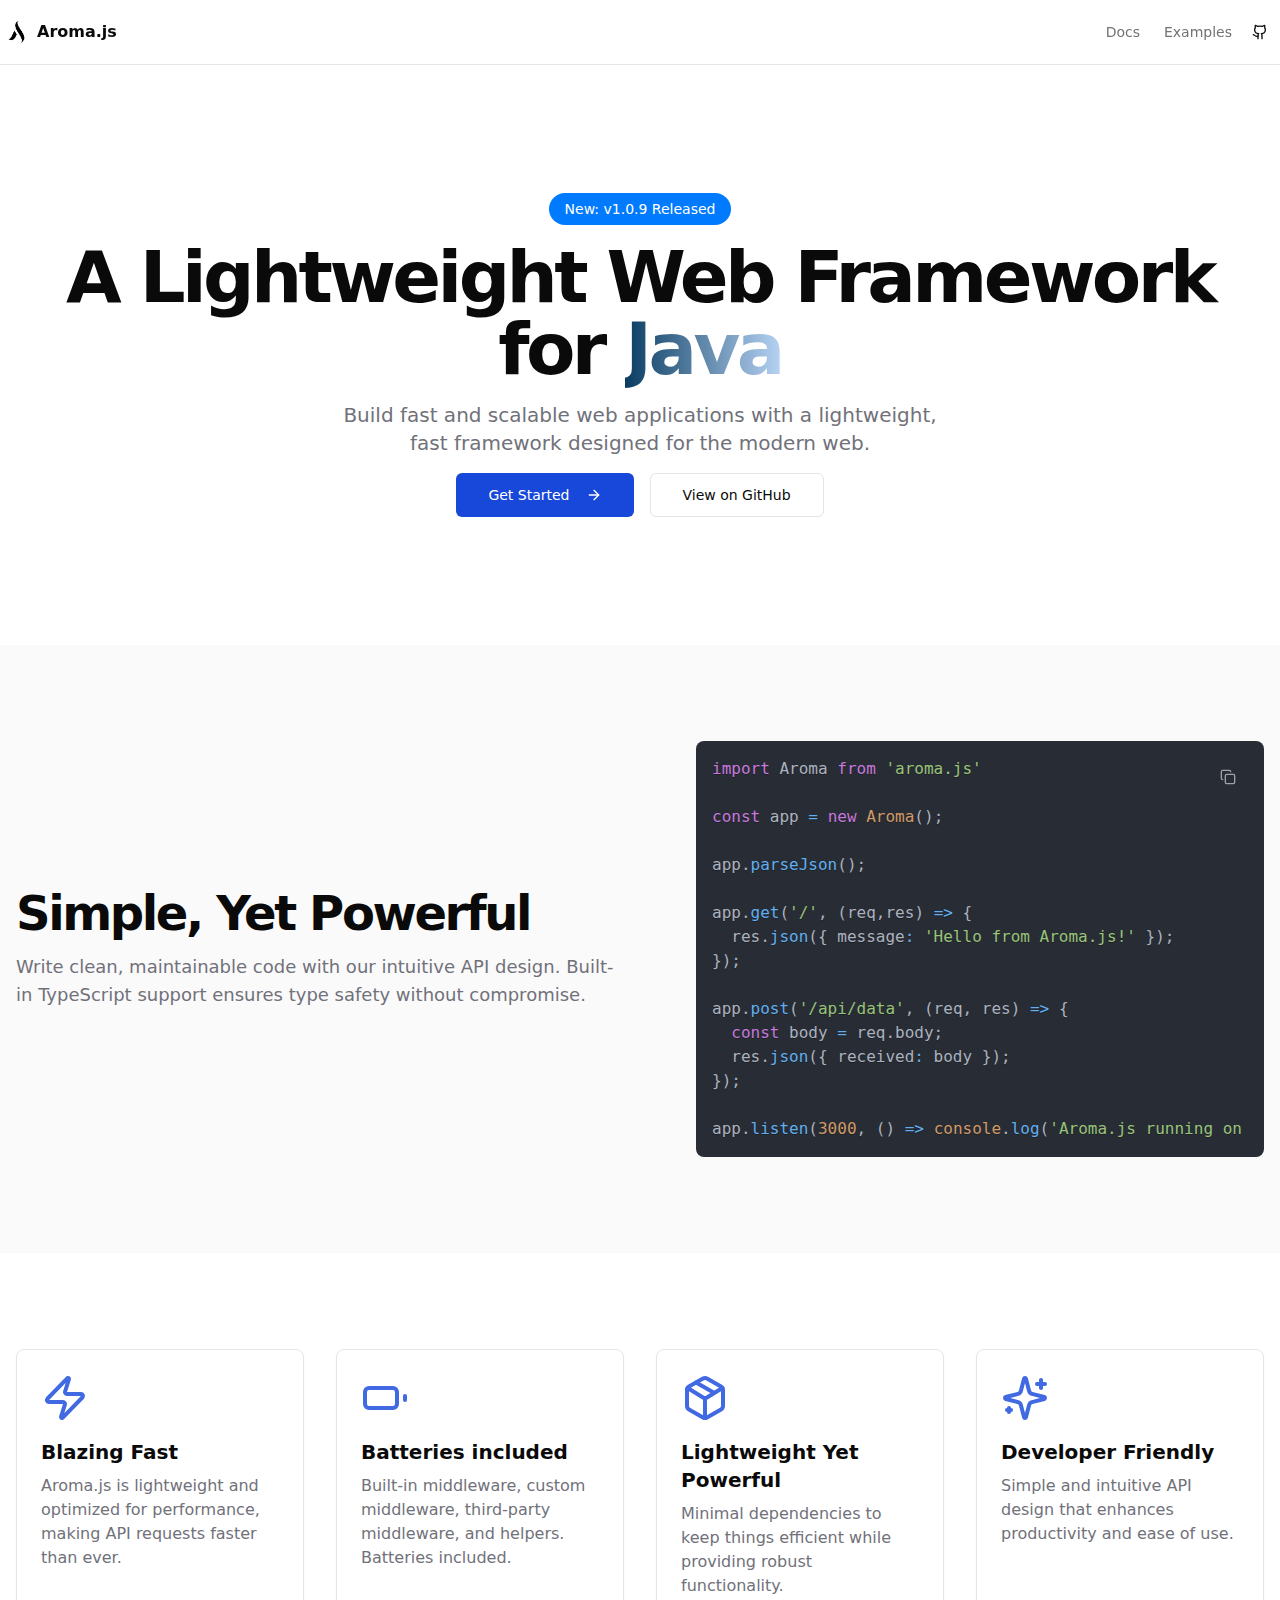
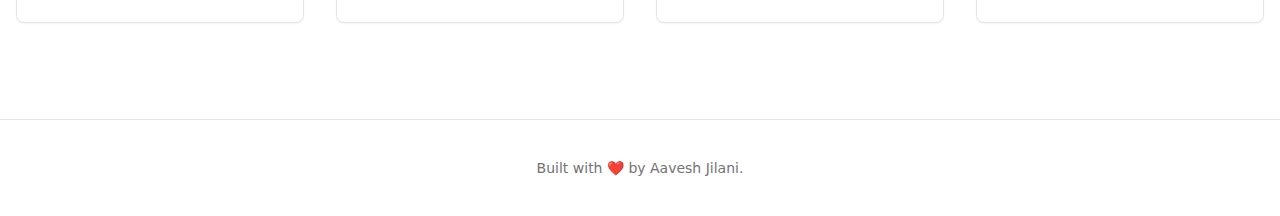
<file: index.html>
<!DOCTYPE html><html lang="en"><head><meta charSet="utf-8"/><meta name="viewport" content="width=device-width, initial-scale=1"/><link rel="preload" as="image" href="/logo.png"/><link rel="stylesheet" href="/_next/static/css/d4cb76ff716f77a7.css" data-precedence="next"/><link rel="preload" as="script" fetchPriority="low" href="/_next/static/chunks/webpack-59963277a198d9ab.js"/><script src="/_next/static/chunks/fd9d1056-dd8f11ebd172ad60.js" async=""></script><script src="/_next/static/chunks/117-e595ce7bb6a0fcb4.js" async=""></script><script src="/_next/static/chunks/main-app-7e59eff126193fbf.js" async=""></script><script src="/_next/static/chunks/203-2b2c3ec5fa854a45.js" async=""></script><script src="/_next/static/chunks/389-5d44c9bd3e72235b.js" async=""></script><script src="/_next/static/chunks/648-7132e6d3a7cc85e5.js" async=""></script><script src="/_next/static/chunks/app/page-7d913e9a92b7d72f.js" async=""></script><script src="/_next/static/chunks/390-fa04dcde2755628e.js" async=""></script><script src="/_next/static/chunks/app/layout-1022804b10b985f0.js" async=""></script><title>Aroma.js</title><link rel="icon" type="image/png" href="logo.png"/><meta name="description" content="A lightweight, feature-rich, and developer-friendly web framework to build modern applications with ease."/><meta name="generator" content="v0.dev"/><script src="/_next/static/chunks/polyfills-42372ed130431b0a.js" noModule=""></script></head><body class="min-h-screen bg-background font-sans antialiased __className_d65c78"><div class="relative flex min-h-screen flex-col"><header class="sticky top-0 z-50 w-full border-b bg-background/95 backdrop-blur supports-[backdrop-filter]:bg-background/60"><div class="container flex h-16 items-center"><button class="inline-flex items-center justify-center gap-2 whitespace-nowrap rounded-md text-sm font-medium ring-offset-background transition-colors focus-visible:outline-none focus-visible:ring-2 focus-visible:ring-ring focus-visible:ring-offset-2 disabled:pointer-events-none disabled:opacity-50 [&amp;_svg]:pointer-events-none [&amp;_svg]:size-4 [&amp;_svg]:shrink-0 hover:bg-accent hover:text-accent-foreground h-10 w-10 mr-2 md:hidden" type="button" aria-haspopup="dialog" aria-expanded="false" aria-controls="radix-:R5kq:" data-state="closed"><svg xmlns="http://www.w3.org/2000/svg" width="24" height="24" viewBox="0 0 24 24" fill="none" stroke="currentColor" stroke-width="2" stroke-linecap="round" stroke-linejoin="round" class="lucide lucide-menu h-5 w-5"><line x1="4" x2="20" y1="12" y2="12"></line><line x1="4" x2="20" y1="6" y2="6"></line><line x1="4" x2="20" y1="18" y2="18"></line></svg><span class="sr-only">Toggle menu</span></button><a class="mr-6 flex items-center space-x-2" style="margin-left:5px" href="/"><div class="h-6 w-6 "><img src="/logo.png"/></div><span class="font-bold">Aroma.js</span></a><div class="flex flex-1 items-center justify-between space-x-2 md:justify-end"><nav class="hidden md:flex items-center space-x-6"><a class="text-sm font-medium transition-colors hover:text-[#4169E1] text-muted-foreground" href="/docs/">Docs</a><a class="text-sm font-medium transition-colors hover:text-[#4169E1] text-muted-foreground" href="/examples/">Examples</a></nav><div class="flex items-center space-x-2"><button class="inline-flex items-center justify-center gap-2 whitespace-nowrap rounded-md text-sm font-medium ring-offset-background transition-colors focus-visible:outline-none focus-visible:ring-2 focus-visible:ring-ring focus-visible:ring-offset-2 disabled:pointer-events-none disabled:opacity-50 [&amp;_svg]:pointer-events-none [&amp;_svg]:size-4 [&amp;_svg]:shrink-0 hover:bg-accent hover:text-accent-foreground h-10 w-10"><a target="_blank" rel="noopener noreferrer" href="https://github.com/aaveshdev/aroma.js"><svg xmlns="http://www.w3.org/2000/svg" width="24" height="24" viewBox="0 0 24 24" fill="none" stroke="currentColor" stroke-width="2" stroke-linecap="round" stroke-linejoin="round" class="lucide lucide-github h-5 w-5"><path d="M15 22v-4a4.8 4.8 0 0 0-1-3.5c3 0 6-2 6-5.5.08-1.25-.27-2.48-1-3.5.28-1.15.28-2.35 0-3.5 0 0-1 0-3 1.5-2.64-.5-5.36-.5-8 0C6 2 5 2 5 2c-.3 1.15-.3 2.35 0 3.5A5.403 5.403 0 0 0 4 9c0 3.5 3 5.5 6 5.5-.39.49-.68 1.05-.85 1.65-.17.6-.22 1.23-.15 1.85v4"></path><path d="M9 18c-4.51 2-5-2-7-2"></path></svg></a></button></div></div></div></header><main class="flex-1"><div class="flex flex-col items-center"><section class="container px-4 py-24 md:py-32"><div class="flex flex-col items-center text-center space-y-4"><div class="rounded-full bg-primary/10 px-4 py-1.5 text-sm font-medium text-primary" style="background-color:#007bff;color:white">New: v1.0.9 Released</div><h1 class="text-4xl font-bold tracking-tighter sm:text-5xl md:text-6xl lg:text-7xl">A Lightweight Web Framework<br/>for<!-- --> <span class="bg-gradient-to-r from-[#0a3d62] to-[#4a90e2]/40 bg-clip-text text-transparent"><span class="animate-blink" style="color:black;font-weight:normal"></span></span></h1><p class="max-w-[600px] text-zinc-500 md:text-xl dark:text-zinc-400">Build fast and scalable web applications with a lightweight, fast framework designed for the modern web.</p><div class="flex gap-4"><a class="inline-flex items-center justify-center gap-2 whitespace-nowrap text-sm font-medium ring-offset-background transition-colors focus-visible:outline-none focus-visible:ring-2 focus-visible:ring-ring focus-visible:ring-offset-2 disabled:pointer-events-none disabled:opacity-50 [&amp;_svg]:pointer-events-none [&amp;_svg]:size-4 [&amp;_svg]:shrink-0 bg-primary text-primary-foreground hover:bg-primary/90 h-11 rounded-md px-8" style="background-color:#1748d9;color:white" href="/docs/">Get Started<svg xmlns="http://www.w3.org/2000/svg" width="24" height="24" viewBox="0 0 24 24" fill="none" stroke="currentColor" stroke-width="2" stroke-linecap="round" stroke-linejoin="round" class="lucide lucide-arrow-right ml-2 h-4 w-4"><path d="M5 12h14"></path><path d="m12 5 7 7-7 7"></path></svg></a><button class="inline-flex items-center justify-center gap-2 whitespace-nowrap text-sm font-medium ring-offset-background transition-colors focus-visible:outline-none focus-visible:ring-2 focus-visible:ring-ring focus-visible:ring-offset-2 disabled:pointer-events-none disabled:opacity-50 [&amp;_svg]:pointer-events-none [&amp;_svg]:size-4 [&amp;_svg]:shrink-0 border border-input bg-background hover:bg-accent hover:text-accent-foreground h-11 rounded-md px-8"><a target="_blank" rel="noopener noreferrer" href="https://github.com/aaveshdev/aroma.js">View on GitHub</a></button></div></div></section><section class="w-full bg-zinc-50 dark:bg-zinc-900"><div class="container px-4 py-24"><div class="grid gap-12 lg:grid-cols-2"><div class="flex flex-col justify-center space-y-4"><h2 class="text-3xl font-bold tracking-tighter sm:text-4xl md:text-5xl">Simple, Yet Powerful</h2><p class="text-zinc-500 dark:text-zinc-400 md:text-lg">Write clean, maintainable code with our intuitive API design. Built-in TypeScript support ensures type safety without compromise.</p></div><div class="lg:pl-8"><div class="relative"><div class="relative rounded-lg bg-zinc-950 p-4 w-[350px] sm:w-auto overflow-x-auto" style="background-color:rgb(40, 44, 52)"><button class="inline-flex items-center justify-center gap-2 whitespace-nowrap rounded-md text-sm font-medium ring-offset-background transition-colors focus-visible:outline-none focus-visible:ring-2 focus-visible:ring-ring focus-visible:ring-offset-2 disabled:pointer-events-none disabled:opacity-50 [&amp;_svg]:pointer-events-none [&amp;_svg]:size-4 [&amp;_svg]:shrink-0 hover:bg-accent h-10 w-10 absolute right-4 top-4 text-zinc-400 hover:text-zinc-100"><svg xmlns="http://www.w3.org/2000/svg" width="24" height="24" viewBox="0 0 24 24" fill="none" stroke="currentColor" stroke-width="2" stroke-linecap="round" stroke-linejoin="round" class="lucide lucide-copy h-4 w-4"><rect width="14" height="14" x="8" y="8" rx="2" ry="2"></rect><path d="M4 16c-1.1 0-2-.9-2-2V4c0-1.1.9-2 2-2h10c1.1 0 2 .9 2 2"></path></svg></button><pre style="background:transparent;color:hsl(220, 14%, 71%);text-shadow:0 1px rgba(0, 0, 0, 0.3);font-family:&quot;Fira Code&quot;, &quot;Fira Mono&quot;, Menlo, Consolas, &quot;DejaVu Sans Mono&quot;, monospace;direction:ltr;text-align:left;white-space:pre;word-spacing:normal;word-break:normal;line-height:1.5;-moz-tab-size:2;-o-tab-size:2;tab-size:2;-webkit-hyphens:none;-moz-hyphens:none;-ms-hyphens:none;hyphens:none;padding:0;margin:0;overflow:auto;border-radius:0.3em;overflow-x:auto"><code class="language-typescript" style="white-space:pre;background:hsl(220, 13%, 18%);color:hsl(220, 14%, 71%);text-shadow:0 1px rgba(0, 0, 0, 0.3);font-family:&quot;Fira Code&quot;, &quot;Fira Mono&quot;, Menlo, Consolas, &quot;DejaVu Sans Mono&quot;, monospace;direction:ltr;text-align:left;word-spacing:normal;word-break:normal;line-height:1.5;-moz-tab-size:2;-o-tab-size:2;tab-size:2;-webkit-hyphens:none;-moz-hyphens:none;-ms-hyphens:none;hyphens:none"><span class="token module" style="color:hsl(286, 60%, 67%)">import</span><span> </span><span class="token imports maybe-class-name">Aroma</span><span> </span><span class="token module" style="color:hsl(286, 60%, 67%)">from</span><span> </span><span class="token" style="color:hsl(95, 38%, 62%)">&#x27;aroma.js&#x27;</span><span>
</span>
<span></span><span class="token" style="color:hsl(286, 60%, 67%)">const</span><span> app </span><span class="token" style="color:hsl(207, 82%, 66%)">=</span><span> </span><span class="token" style="color:hsl(286, 60%, 67%)">new</span><span> </span><span class="token maybe-class-name" style="color:hsl(29, 54%, 61%)">Aroma</span><span class="token" style="color:hsl(220, 14%, 71%)">(</span><span class="token" style="color:hsl(220, 14%, 71%)">)</span><span class="token" style="color:hsl(220, 14%, 71%)">;</span><span>
</span>
<span>app</span><span class="token" style="color:hsl(220, 14%, 71%)">.</span><span class="token method property-access" style="color:hsl(207, 82%, 66%)">parseJson</span><span class="token" style="color:hsl(220, 14%, 71%)">(</span><span class="token" style="color:hsl(220, 14%, 71%)">)</span><span class="token" style="color:hsl(220, 14%, 71%)">;</span><span>
</span>
<span>app</span><span class="token" style="color:hsl(220, 14%, 71%)">.</span><span class="token method property-access" style="color:hsl(207, 82%, 66%)">get</span><span class="token" style="color:hsl(220, 14%, 71%)">(</span><span class="token" style="color:hsl(95, 38%, 62%)">&#x27;/&#x27;</span><span class="token" style="color:hsl(220, 14%, 71%)">,</span><span> </span><span class="token" style="color:hsl(220, 14%, 71%)">(</span><span>req</span><span class="token" style="color:hsl(220, 14%, 71%)">,</span><span>res</span><span class="token" style="color:hsl(220, 14%, 71%)">)</span><span> </span><span class="token arrow" style="color:hsl(207, 82%, 66%)">=&gt;</span><span> </span><span class="token" style="color:hsl(220, 14%, 71%)">{</span><span>
</span><span>  res</span><span class="token" style="color:hsl(220, 14%, 71%)">.</span><span class="token method property-access" style="color:hsl(207, 82%, 66%)">json</span><span class="token" style="color:hsl(220, 14%, 71%)">(</span><span class="token" style="color:hsl(220, 14%, 71%)">{</span><span> message</span><span class="token" style="color:hsl(207, 82%, 66%)">:</span><span> </span><span class="token" style="color:hsl(95, 38%, 62%)">&#x27;Hello from Aroma.js!&#x27;</span><span> </span><span class="token" style="color:hsl(220, 14%, 71%)">}</span><span class="token" style="color:hsl(220, 14%, 71%)">)</span><span class="token" style="color:hsl(220, 14%, 71%)">;</span><span>
</span><span></span><span class="token" style="color:hsl(220, 14%, 71%)">}</span><span class="token" style="color:hsl(220, 14%, 71%)">)</span><span class="token" style="color:hsl(220, 14%, 71%)">;</span><span>
</span>
<span>app</span><span class="token" style="color:hsl(220, 14%, 71%)">.</span><span class="token method property-access" style="color:hsl(207, 82%, 66%)">post</span><span class="token" style="color:hsl(220, 14%, 71%)">(</span><span class="token" style="color:hsl(95, 38%, 62%)">&#x27;/api/data&#x27;</span><span class="token" style="color:hsl(220, 14%, 71%)">,</span><span> </span><span class="token" style="color:hsl(220, 14%, 71%)">(</span><span>req</span><span class="token" style="color:hsl(220, 14%, 71%)">,</span><span> res</span><span class="token" style="color:hsl(220, 14%, 71%)">)</span><span> </span><span class="token arrow" style="color:hsl(207, 82%, 66%)">=&gt;</span><span> </span><span class="token" style="color:hsl(220, 14%, 71%)">{</span><span>
</span><span>  </span><span class="token" style="color:hsl(286, 60%, 67%)">const</span><span> body </span><span class="token" style="color:hsl(207, 82%, 66%)">=</span><span> req</span><span class="token" style="color:hsl(220, 14%, 71%)">.</span><span class="token property-access">body</span><span class="token" style="color:hsl(220, 14%, 71%)">;</span><span>
</span><span>  res</span><span class="token" style="color:hsl(220, 14%, 71%)">.</span><span class="token method property-access" style="color:hsl(207, 82%, 66%)">json</span><span class="token" style="color:hsl(220, 14%, 71%)">(</span><span class="token" style="color:hsl(220, 14%, 71%)">{</span><span> received</span><span class="token" style="color:hsl(207, 82%, 66%)">:</span><span> body </span><span class="token" style="color:hsl(220, 14%, 71%)">}</span><span class="token" style="color:hsl(220, 14%, 71%)">)</span><span class="token" style="color:hsl(220, 14%, 71%)">;</span><span>
</span><span></span><span class="token" style="color:hsl(220, 14%, 71%)">}</span><span class="token" style="color:hsl(220, 14%, 71%)">)</span><span class="token" style="color:hsl(220, 14%, 71%)">;</span><span>
</span>
<span>app</span><span class="token" style="color:hsl(220, 14%, 71%)">.</span><span class="token method property-access" style="color:hsl(207, 82%, 66%)">listen</span><span class="token" style="color:hsl(220, 14%, 71%)">(</span><span class="token" style="color:hsl(29, 54%, 61%)">3000</span><span class="token" style="color:hsl(220, 14%, 71%)">,</span><span> </span><span class="token" style="color:hsl(220, 14%, 71%)">(</span><span class="token" style="color:hsl(220, 14%, 71%)">)</span><span> </span><span class="token arrow" style="color:hsl(207, 82%, 66%)">=&gt;</span><span> </span><span class="token console" style="color:hsl(29, 54%, 61%)">console</span><span class="token" style="color:hsl(220, 14%, 71%)">.</span><span class="token method property-access" style="color:hsl(207, 82%, 66%)">log</span><span class="token" style="color:hsl(220, 14%, 71%)">(</span><span class="token" style="color:hsl(95, 38%, 62%)">&#x27;Aroma.js running on port 3000&#x27;</span><span class="token" style="color:hsl(220, 14%, 71%)">)</span><span class="token" style="color:hsl(220, 14%, 71%)">)</span><span class="token" style="color:hsl(220, 14%, 71%)">;</span></code></pre></div></div></div></div></div></section><section class="container px-4 py-24"><div class="grid gap-8 md:grid-cols-2 lg:grid-cols-4"><div class="rounded-lg border bg-card p-6 shadow-sm"><svg xmlns="http://www.w3.org/2000/svg" width="24" height="24" viewBox="0 0 24 24" fill="none" stroke="currentColor" stroke-width="2" stroke-linecap="round" stroke-linejoin="round" class="lucide lucide-zap h-12 w-12 text-primary" style="color:royalblue"><path d="M4 14a1 1 0 0 1-.78-1.63l9.9-10.2a.5.5 0 0 1 .86.46l-1.92 6.02A1 1 0 0 0 13 10h7a1 1 0 0 1 .78 1.63l-9.9 10.2a.5.5 0 0 1-.86-.46l1.92-6.02A1 1 0 0 0 11 14z"></path></svg><h3 class="mt-4 text-xl font-bold">Blazing Fast</h3><p class="mt-2 text-zinc-500 dark:text-zinc-400">Aroma.js is lightweight and optimized for performance, making API requests faster than ever.</p></div><div class="rounded-lg border bg-card p-6 shadow-sm"><svg xmlns="http://www.w3.org/2000/svg" width="24" height="24" viewBox="0 0 24 24" fill="none" stroke="currentColor" stroke-width="2" stroke-linecap="round" stroke-linejoin="round" class="lucide lucide-battery h-12 w-12 text-primary" style="color:royalblue"><rect width="16" height="10" x="2" y="7" rx="2" ry="2"></rect><line x1="22" x2="22" y1="11" y2="13"></line></svg><h3 class="mt-4 text-xl font-bold">Batteries included</h3><p class="mt-2 text-zinc-500 dark:text-zinc-400">Built-in middleware, custom middleware, third-party middleware, and helpers. Batteries included.</p></div><div class="rounded-lg border bg-card p-6 shadow-sm"><svg xmlns="http://www.w3.org/2000/svg" width="24" height="24" viewBox="0 0 24 24" fill="none" stroke="currentColor" stroke-width="2" stroke-linecap="round" stroke-linejoin="round" class="lucide lucide-package h-12 w-12 text-primary" style="color:royalblue"><path d="M11 21.73a2 2 0 0 0 2 0l7-4A2 2 0 0 0 21 16V8a2 2 0 0 0-1-1.73l-7-4a2 2 0 0 0-2 0l-7 4A2 2 0 0 0 3 8v8a2 2 0 0 0 1 1.73z"></path><path d="M12 22V12"></path><path d="m3.3 7 7.703 4.734a2 2 0 0 0 1.994 0L20.7 7"></path><path d="m7.5 4.27 9 5.15"></path></svg><h3 class="mt-4 text-xl font-bold">Lightweight Yet Powerful</h3><p class="mt-2 text-zinc-500 dark:text-zinc-400">Minimal dependencies to keep things efficient while providing robust functionality.</p></div><div class="rounded-lg border bg-card p-6 shadow-sm"><svg xmlns="http://www.w3.org/2000/svg" width="24" height="24" viewBox="0 0 24 24" fill="none" stroke="currentColor" stroke-width="2" stroke-linecap="round" stroke-linejoin="round" class="lucide lucide-sparkles h-12 w-12 text-primary" style="color:royalblue"><path d="M9.937 15.5A2 2 0 0 0 8.5 14.063l-6.135-1.582a.5.5 0 0 1 0-.962L8.5 9.936A2 2 0 0 0 9.937 8.5l1.582-6.135a.5.5 0 0 1 .963 0L14.063 8.5A2 2 0 0 0 15.5 9.937l6.135 1.581a.5.5 0 0 1 0 .964L15.5 14.063a2 2 0 0 0-1.437 1.437l-1.582 6.135a.5.5 0 0 1-.963 0z"></path><path d="M20 3v4"></path><path d="M22 5h-4"></path><path d="M4 17v2"></path><path d="M5 18H3"></path></svg><h3 class="mt-4 text-xl font-bold">Developer Friendly</h3><p class="mt-2 text-zinc-500 dark:text-zinc-400">Simple and intuitive API design that enhances productivity and ease of use.</p></div></div></section></div></main><footer class="border-t py-6 md:py-0"><div class="container flex flex-row items-center content-center justify-between gap-4 md:h-24 md:flex-row"><p class="text-center text-sm leading-loose text-muted-foreground md:text-left" style="width:100%;display:flex;justify-content:center">Built with ❤️ by Aavesh Jilani.</p></div></footer></div><script src="/_next/static/chunks/webpack-59963277a198d9ab.js" async=""></script><script>(self.__next_f=self.__next_f||[]).push([0]);self.__next_f.push([2,null])</script><script>self.__next_f.push([1,"1:HL[\"/_next/static/css/d4cb76ff716f77a7.css\",\"style\"]\n"])</script><script>self.__next_f.push([1,"2:I[12846,[],\"\"]\n4:I[19107,[],\"ClientPageRoot\"]\n5:I[86874,[\"203\",\"static/chunks/203-2b2c3ec5fa854a45.js\",\"389\",\"static/chunks/389-5d44c9bd3e72235b.js\",\"648\",\"static/chunks/648-7132e6d3a7cc85e5.js\",\"931\",\"static/chunks/app/page-7d913e9a92b7d72f.js\"],\"default\",1]\n6:I[68825,[\"203\",\"static/chunks/203-2b2c3ec5fa854a45.js\",\"648\",\"static/chunks/648-7132e6d3a7cc85e5.js\",\"390\",\"static/chunks/390-fa04dcde2755628e.js\",\"185\",\"static/chunks/app/layout-1022804b10b985f0.js\"],\"SiteHeader\"]\n7:I[4707,[],\"\"]\n8:I[36423,[],\"\"]\na:I[61060,[],\"\"]\nb:[]\n"])</script><script>self.__next_f.push([1,"0:[\"$\",\"$L2\",null,{\"buildId\":\"CI7uFtIVtjmkbFXRELIWd\",\"assetPrefix\":\"\",\"urlParts\":[\"\",\"\"],\"initialTree\":[\"\",{\"children\":[\"__PAGE__\",{}]},\"$undefined\",\"$undefined\",true],\"initialSeedData\":[\"\",{\"children\":[\"__PAGE__\",{},[[\"$L3\",[\"$\",\"$L4\",null,{\"props\":{\"params\":{},\"searchParams\":{}},\"Component\":\"$5\"}],null],null],null]},[[[[\"$\",\"link\",\"0\",{\"rel\":\"stylesheet\",\"href\":\"/_next/static/css/d4cb76ff716f77a7.css\",\"precedence\":\"next\",\"crossOrigin\":\"$undefined\"}]],[\"$\",\"html\",null,{\"lang\":\"en\",\"suppressHydrationWarning\":true,\"children\":[[\"$\",\"head\",null,{\"children\":[[\"$\",\"title\",null,{\"children\":\"Aroma.js\"}],[\"$\",\"link\",null,{\"rel\":\"icon\",\"type\":\"image/png\",\"href\":\"logo.png\"}],[\"$\",\"meta\",null,{\"name\":\"description\",\"content\":\"A lightweight, feature-rich, and developer-friendly web framework to build modern applications with ease.\"}]]}],[\"$\",\"body\",null,{\"className\":\"min-h-screen bg-background font-sans antialiased __className_d65c78\",\"children\":[\"$\",\"div\",null,{\"className\":\"relative flex min-h-screen flex-col\",\"children\":[[\"$\",\"$L6\",null,{}],[\"$\",\"main\",null,{\"className\":\"flex-1\",\"children\":[\"$\",\"$L7\",null,{\"parallelRouterKey\":\"children\",\"segmentPath\":[\"children\"],\"error\":\"$undefined\",\"errorStyles\":\"$undefined\",\"errorScripts\":\"$undefined\",\"template\":[\"$\",\"$L8\",null,{}],\"templateStyles\":\"$undefined\",\"templateScripts\":\"$undefined\",\"notFound\":[[\"$\",\"title\",null,{\"children\":\"404: This page could not be found.\"}],[\"$\",\"div\",null,{\"style\":{\"fontFamily\":\"system-ui,\\\"Segoe UI\\\",Roboto,Helvetica,Arial,sans-serif,\\\"Apple Color Emoji\\\",\\\"Segoe UI Emoji\\\"\",\"height\":\"100vh\",\"textAlign\":\"center\",\"display\":\"flex\",\"flexDirection\":\"column\",\"alignItems\":\"center\",\"justifyContent\":\"center\"},\"children\":[\"$\",\"div\",null,{\"children\":[[\"$\",\"style\",null,{\"dangerouslySetInnerHTML\":{\"__html\":\"body{color:#000;background:#fff;margin:0}.next-error-h1{border-right:1px solid rgba(0,0,0,.3)}@media (prefers-color-scheme:dark){body{color:#fff;background:#000}.next-error-h1{border-right:1px solid rgba(255,255,255,.3)}}\"}}],[\"$\",\"h1\",null,{\"className\":\"next-error-h1\",\"style\":{\"display\":\"inline-block\",\"margin\":\"0 20px 0 0\",\"padding\":\"0 23px 0 0\",\"fontSize\":24,\"fontWeight\":500,\"verticalAlign\":\"top\",\"lineHeight\":\"49px\"},\"children\":\"404\"}],[\"$\",\"div\",null,{\"style\":{\"display\":\"inline-block\"},\"children\":[\"$\",\"h2\",null,{\"style\":{\"fontSize\":14,\"fontWeight\":400,\"lineHeight\":\"49px\",\"margin\":0},\"children\":\"This page could not be found.\"}]}]]}]}]],\"notFoundStyles\":[]}]}],[\"$\",\"footer\",null,{\"className\":\"border-t py-6 md:py-0\",\"children\":[\"$\",\"div\",null,{\"className\":\"container flex flex-row items-center content-center justify-between gap-4 md:h-24 md:flex-row\",\"children\":[\"$\",\"p\",null,{\"className\":\"text-center text-sm leading-loose text-muted-foreground md:text-left\",\"style\":{\"width\":\"100%\",\"display\":\"flex\",\"justifyContent\":\"center\"},\"children\":\"Built with ❤️ by Aavesh Jilani.\"}]}]}]]}]}]]}]],null],null],\"couldBeIntercepted\":false,\"initialHead\":[null,\"$L9\"],\"globalErrorComponent\":\"$a\",\"missingSlots\":\"$Wb\"}]\n"])</script><script>self.__next_f.push([1,"9:[[\"$\",\"meta\",\"0\",{\"name\":\"viewport\",\"content\":\"width=device-width, initial-scale=1\"}],[\"$\",\"meta\",\"1\",{\"charSet\":\"utf-8\"}],[\"$\",\"meta\",\"2\",{\"name\":\"generator\",\"content\":\"v0.dev\"}]]\n3:null\n"])</script></body></html>
</file>
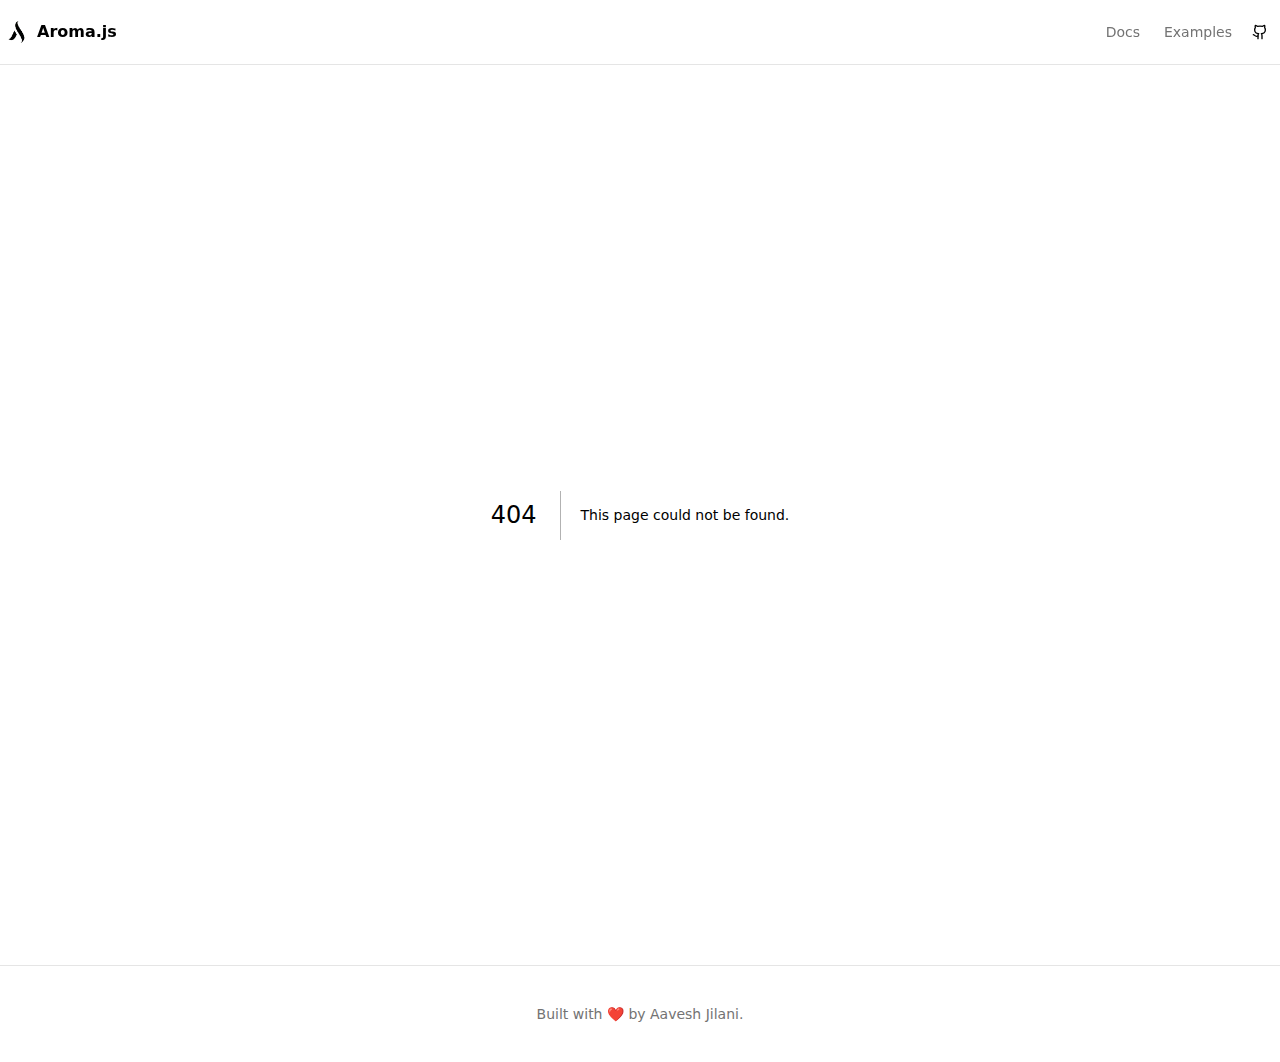
<file: 404/index.html>
<!DOCTYPE html><html lang="en"><head><meta charSet="utf-8"/><meta name="viewport" content="width=device-width, initial-scale=1"/><link rel="preload" as="image" href="/logo.png"/><link rel="stylesheet" href="/_next/static/css/d4cb76ff716f77a7.css" data-precedence="next"/><link rel="preload" as="script" fetchPriority="low" href="/_next/static/chunks/webpack-59963277a198d9ab.js"/><script src="/_next/static/chunks/fd9d1056-dd8f11ebd172ad60.js" async=""></script><script src="/_next/static/chunks/117-e595ce7bb6a0fcb4.js" async=""></script><script src="/_next/static/chunks/main-app-7e59eff126193fbf.js" async=""></script><script src="/_next/static/chunks/203-2b2c3ec5fa854a45.js" async=""></script><script src="/_next/static/chunks/648-7132e6d3a7cc85e5.js" async=""></script><script src="/_next/static/chunks/390-fa04dcde2755628e.js" async=""></script><script src="/_next/static/chunks/app/layout-1022804b10b985f0.js" async=""></script><meta name="robots" content="noindex"/><title>Aroma.js</title><link rel="icon" type="image/png" href="logo.png"/><meta name="description" content="A lightweight, feature-rich, and developer-friendly web framework to build modern applications with ease."/><title>404: This page could not be found.</title><meta name="generator" content="v0.dev"/><script src="/_next/static/chunks/polyfills-42372ed130431b0a.js" noModule=""></script></head><body class="min-h-screen bg-background font-sans antialiased __className_d65c78"><div class="relative flex min-h-screen flex-col"><header class="sticky top-0 z-50 w-full border-b bg-background/95 backdrop-blur supports-[backdrop-filter]:bg-background/60"><div class="container flex h-16 items-center"><button class="inline-flex items-center justify-center gap-2 whitespace-nowrap rounded-md text-sm font-medium ring-offset-background transition-colors focus-visible:outline-none focus-visible:ring-2 focus-visible:ring-ring focus-visible:ring-offset-2 disabled:pointer-events-none disabled:opacity-50 [&amp;_svg]:pointer-events-none [&amp;_svg]:size-4 [&amp;_svg]:shrink-0 hover:bg-accent hover:text-accent-foreground h-10 w-10 mr-2 md:hidden" type="button" aria-haspopup="dialog" aria-expanded="false" aria-controls="radix-:R5kq:" data-state="closed"><svg xmlns="http://www.w3.org/2000/svg" width="24" height="24" viewBox="0 0 24 24" fill="none" stroke="currentColor" stroke-width="2" stroke-linecap="round" stroke-linejoin="round" class="lucide lucide-menu h-5 w-5"><line x1="4" x2="20" y1="12" y2="12"></line><line x1="4" x2="20" y1="6" y2="6"></line><line x1="4" x2="20" y1="18" y2="18"></line></svg><span class="sr-only">Toggle menu</span></button><a class="mr-6 flex items-center space-x-2" style="margin-left:5px" href="/"><div class="h-6 w-6 "><img src="/logo.png"/></div><span class="font-bold">Aroma.js</span></a><div class="flex flex-1 items-center justify-between space-x-2 md:justify-end"><nav class="hidden md:flex items-center space-x-6"><a class="text-sm font-medium transition-colors hover:text-[#4169E1] text-muted-foreground" href="/docs/">Docs</a><a class="text-sm font-medium transition-colors hover:text-[#4169E1] text-muted-foreground" href="/examples/">Examples</a></nav><div class="flex items-center space-x-2"><button class="inline-flex items-center justify-center gap-2 whitespace-nowrap rounded-md text-sm font-medium ring-offset-background transition-colors focus-visible:outline-none focus-visible:ring-2 focus-visible:ring-ring focus-visible:ring-offset-2 disabled:pointer-events-none disabled:opacity-50 [&amp;_svg]:pointer-events-none [&amp;_svg]:size-4 [&amp;_svg]:shrink-0 hover:bg-accent hover:text-accent-foreground h-10 w-10"><a target="_blank" rel="noopener noreferrer" href="https://github.com/aaveshdev/aroma.js"><svg xmlns="http://www.w3.org/2000/svg" width="24" height="24" viewBox="0 0 24 24" fill="none" stroke="currentColor" stroke-width="2" stroke-linecap="round" stroke-linejoin="round" class="lucide lucide-github h-5 w-5"><path d="M15 22v-4a4.8 4.8 0 0 0-1-3.5c3 0 6-2 6-5.5.08-1.25-.27-2.48-1-3.5.28-1.15.28-2.35 0-3.5 0 0-1 0-3 1.5-2.64-.5-5.36-.5-8 0C6 2 5 2 5 2c-.3 1.15-.3 2.35 0 3.5A5.403 5.403 0 0 0 4 9c0 3.5 3 5.5 6 5.5-.39.49-.68 1.05-.85 1.65-.17.6-.22 1.23-.15 1.85v4"></path><path d="M9 18c-4.51 2-5-2-7-2"></path></svg></a></button></div></div></div></header><main class="flex-1"><div style="font-family:system-ui,&quot;Segoe UI&quot;,Roboto,Helvetica,Arial,sans-serif,&quot;Apple Color Emoji&quot;,&quot;Segoe UI Emoji&quot;;height:100vh;text-align:center;display:flex;flex-direction:column;align-items:center;justify-content:center"><div><style>body{color:#000;background:#fff;margin:0}.next-error-h1{border-right:1px solid rgba(0,0,0,.3)}@media (prefers-color-scheme:dark){body{color:#fff;background:#000}.next-error-h1{border-right:1px solid rgba(255,255,255,.3)}}</style><h1 class="next-error-h1" style="display:inline-block;margin:0 20px 0 0;padding:0 23px 0 0;font-size:24px;font-weight:500;vertical-align:top;line-height:49px">404</h1><div style="display:inline-block"><h2 style="font-size:14px;font-weight:400;line-height:49px;margin:0">This page could not be found.</h2></div></div></div></main><footer class="border-t py-6 md:py-0"><div class="container flex flex-row items-center content-center justify-between gap-4 md:h-24 md:flex-row"><p class="text-center text-sm leading-loose text-muted-foreground md:text-left" style="width:100%;display:flex;justify-content:center">Built with ❤️ by Aavesh Jilani.</p></div></footer></div><script src="/_next/static/chunks/webpack-59963277a198d9ab.js" async=""></script><script>(self.__next_f=self.__next_f||[]).push([0]);self.__next_f.push([2,null])</script><script>self.__next_f.push([1,"1:HL[\"/_next/static/css/d4cb76ff716f77a7.css\",\"style\"]\n"])</script><script>self.__next_f.push([1,"2:I[12846,[],\"\"]\n4:I[4707,[],\"\"]\n5:I[36423,[],\"\"]\n6:I[68825,[\"203\",\"static/chunks/203-2b2c3ec5fa854a45.js\",\"648\",\"static/chunks/648-7132e6d3a7cc85e5.js\",\"390\",\"static/chunks/390-fa04dcde2755628e.js\",\"185\",\"static/chunks/app/layout-1022804b10b985f0.js\"],\"SiteHeader\"]\nc:I[61060,[],\"\"]\n7:{\"fontFamily\":\"system-ui,\\\"Segoe UI\\\",Roboto,Helvetica,Arial,sans-serif,\\\"Apple Color Emoji\\\",\\\"Segoe UI Emoji\\\"\",\"height\":\"100vh\",\"textAlign\":\"center\",\"display\":\"flex\",\"flexDirection\":\"column\",\"alignItems\":\"center\",\"justifyContent\":\"center\"}\n8:{\"display\":\"inline-block\",\"margin\":\"0 20px 0 0\",\"padding\":\"0 23px 0 0\",\"fontSize\":24,\"fontWeight\":500,\"verticalAlign\":\"top\",\"lineHeight\":\"49px\"}\n9:{\"display\":\"inline-block\"}\na:{\"fontSize\":14,\"fontWeight\":400,\"lineHeight\":\"49px\",\"margin\":0}\nd:[]\n"])</script><script>self.__next_f.push([1,"0:[\"$\",\"$L2\",null,{\"buildId\":\"CI7uFtIVtjmkbFXRELIWd\",\"assetPrefix\":\"\",\"urlParts\":[\"\",\"_not-found\",\"\"],\"initialTree\":[\"\",{\"children\":[\"/_not-found\",{\"children\":[\"__PAGE__\",{}]}]},\"$undefined\",\"$undefined\",true],\"initialSeedData\":[\"\",{\"children\":[\"/_not-found\",{\"children\":[\"__PAGE__\",{},[[\"$L3\",[[\"$\",\"title\",null,{\"children\":\"404: This page could not be found.\"}],[\"$\",\"div\",null,{\"style\":{\"fontFamily\":\"system-ui,\\\"Segoe UI\\\",Roboto,Helvetica,Arial,sans-serif,\\\"Apple Color Emoji\\\",\\\"Segoe UI Emoji\\\"\",\"height\":\"100vh\",\"textAlign\":\"center\",\"display\":\"flex\",\"flexDirection\":\"column\",\"alignItems\":\"center\",\"justifyContent\":\"center\"},\"children\":[\"$\",\"div\",null,{\"children\":[[\"$\",\"style\",null,{\"dangerouslySetInnerHTML\":{\"__html\":\"body{color:#000;background:#fff;margin:0}.next-error-h1{border-right:1px solid rgba(0,0,0,.3)}@media (prefers-color-scheme:dark){body{color:#fff;background:#000}.next-error-h1{border-right:1px solid rgba(255,255,255,.3)}}\"}}],[\"$\",\"h1\",null,{\"className\":\"next-error-h1\",\"style\":{\"display\":\"inline-block\",\"margin\":\"0 20px 0 0\",\"padding\":\"0 23px 0 0\",\"fontSize\":24,\"fontWeight\":500,\"verticalAlign\":\"top\",\"lineHeight\":\"49px\"},\"children\":\"404\"}],[\"$\",\"div\",null,{\"style\":{\"display\":\"inline-block\"},\"children\":[\"$\",\"h2\",null,{\"style\":{\"fontSize\":14,\"fontWeight\":400,\"lineHeight\":\"49px\",\"margin\":0},\"children\":\"This page could not be found.\"}]}]]}]}]],null],null],null]},[null,[\"$\",\"$L4\",null,{\"parallelRouterKey\":\"children\",\"segmentPath\":[\"children\",\"/_not-found\",\"children\"],\"error\":\"$undefined\",\"errorStyles\":\"$undefined\",\"errorScripts\":\"$undefined\",\"template\":[\"$\",\"$L5\",null,{}],\"templateStyles\":\"$undefined\",\"templateScripts\":\"$undefined\",\"notFound\":\"$undefined\",\"notFoundStyles\":\"$undefined\"}]],null]},[[[[\"$\",\"link\",\"0\",{\"rel\":\"stylesheet\",\"href\":\"/_next/static/css/d4cb76ff716f77a7.css\",\"precedence\":\"next\",\"crossOrigin\":\"$undefined\"}]],[\"$\",\"html\",null,{\"lang\":\"en\",\"suppressHydrationWarning\":true,\"children\":[[\"$\",\"head\",null,{\"children\":[[\"$\",\"title\",null,{\"children\":\"Aroma.js\"}],[\"$\",\"link\",null,{\"rel\":\"icon\",\"type\":\"image/png\",\"href\":\"logo.png\"}],[\"$\",\"meta\",null,{\"name\":\"description\",\"content\":\"A lightweight, feature-rich, and developer-friendly web framework to build modern applications with ease.\"}]]}],[\"$\",\"body\",null,{\"className\":\"min-h-screen bg-background font-sans antialiased __className_d65c78\",\"children\":[\"$\",\"div\",null,{\"className\":\"relative flex min-h-screen flex-col\",\"children\":[[\"$\",\"$L6\",null,{}],[\"$\",\"main\",null,{\"className\":\"flex-1\",\"children\":[\"$\",\"$L4\",null,{\"parallelRouterKey\":\"children\",\"segmentPath\":[\"children\"],\"error\":\"$undefined\",\"errorStyles\":\"$undefined\",\"errorScripts\":\"$undefined\",\"template\":[\"$\",\"$L5\",null,{}],\"templateStyles\":\"$undefined\",\"templateScripts\":\"$undefined\",\"notFound\":[[\"$\",\"title\",null,{\"children\":\"404: This page could not be found.\"}],[\"$\",\"div\",null,{\"style\":\"$7\",\"children\":[\"$\",\"div\",null,{\"children\":[[\"$\",\"style\",null,{\"dangerouslySetInnerHTML\":{\"__html\":\"body{color:#000;background:#fff;margin:0}.next-error-h1{border-right:1px solid rgba(0,0,0,.3)}@media (prefers-color-scheme:dark){body{color:#fff;background:#000}.next-error-h1{border-right:1px solid rgba(255,255,255,.3)}}\"}}],[\"$\",\"h1\",null,{\"className\":\"next-error-h1\",\"style\":\"$8\",\"children\":\"404\"}],[\"$\",\"div\",null,{\"style\":\"$9\",\"children\":[\"$\",\"h2\",null,{\"style\":\"$a\",\"children\":\"This page could not be found.\"}]}]]}]}]],\"notFoundStyles\":[]}]}],[\"$\",\"footer\",null,{\"className\":\"border-t py-6 md:py-0\",\"children\":[\"$\",\"div\",null,{\"className\":\"container flex flex-row items-center content-center justify-between gap-4 md:h-24 md:flex-row\",\"children\":[\"$\",\"p\",null,{\"className\":\"text-center text-sm leading-loose text-muted-foreground md:text-left\",\"style\":{\"width\":\"100%\",\"display\":\"flex\",\"justifyContent\":\"center\"},\"children\":\"Built with ❤️ by Aavesh Jilani.\"}]}]}]]}]}]]}]],null],null],\"couldBeIntercepted\":false,\"initialHead\":[[\"$\",\"meta\",null,{\"name\":\"robots\",\"content\":\"noindex\"}],\"$Lb\"],\"globalErrorComponent\":\"$c\",\"missingSlots\":\"$Wd\"}]\n"])</script><script>self.__next_f.push([1,"b:[[\"$\",\"meta\",\"0\",{\"name\":\"viewport\",\"content\":\"width=device-width, initial-scale=1\"}],[\"$\",\"meta\",\"1\",{\"charSet\":\"utf-8\"}],[\"$\",\"meta\",\"2\",{\"name\":\"generator\",\"content\":\"v0.dev\"}]]\n3:null\n"])</script></body></html>
</file>
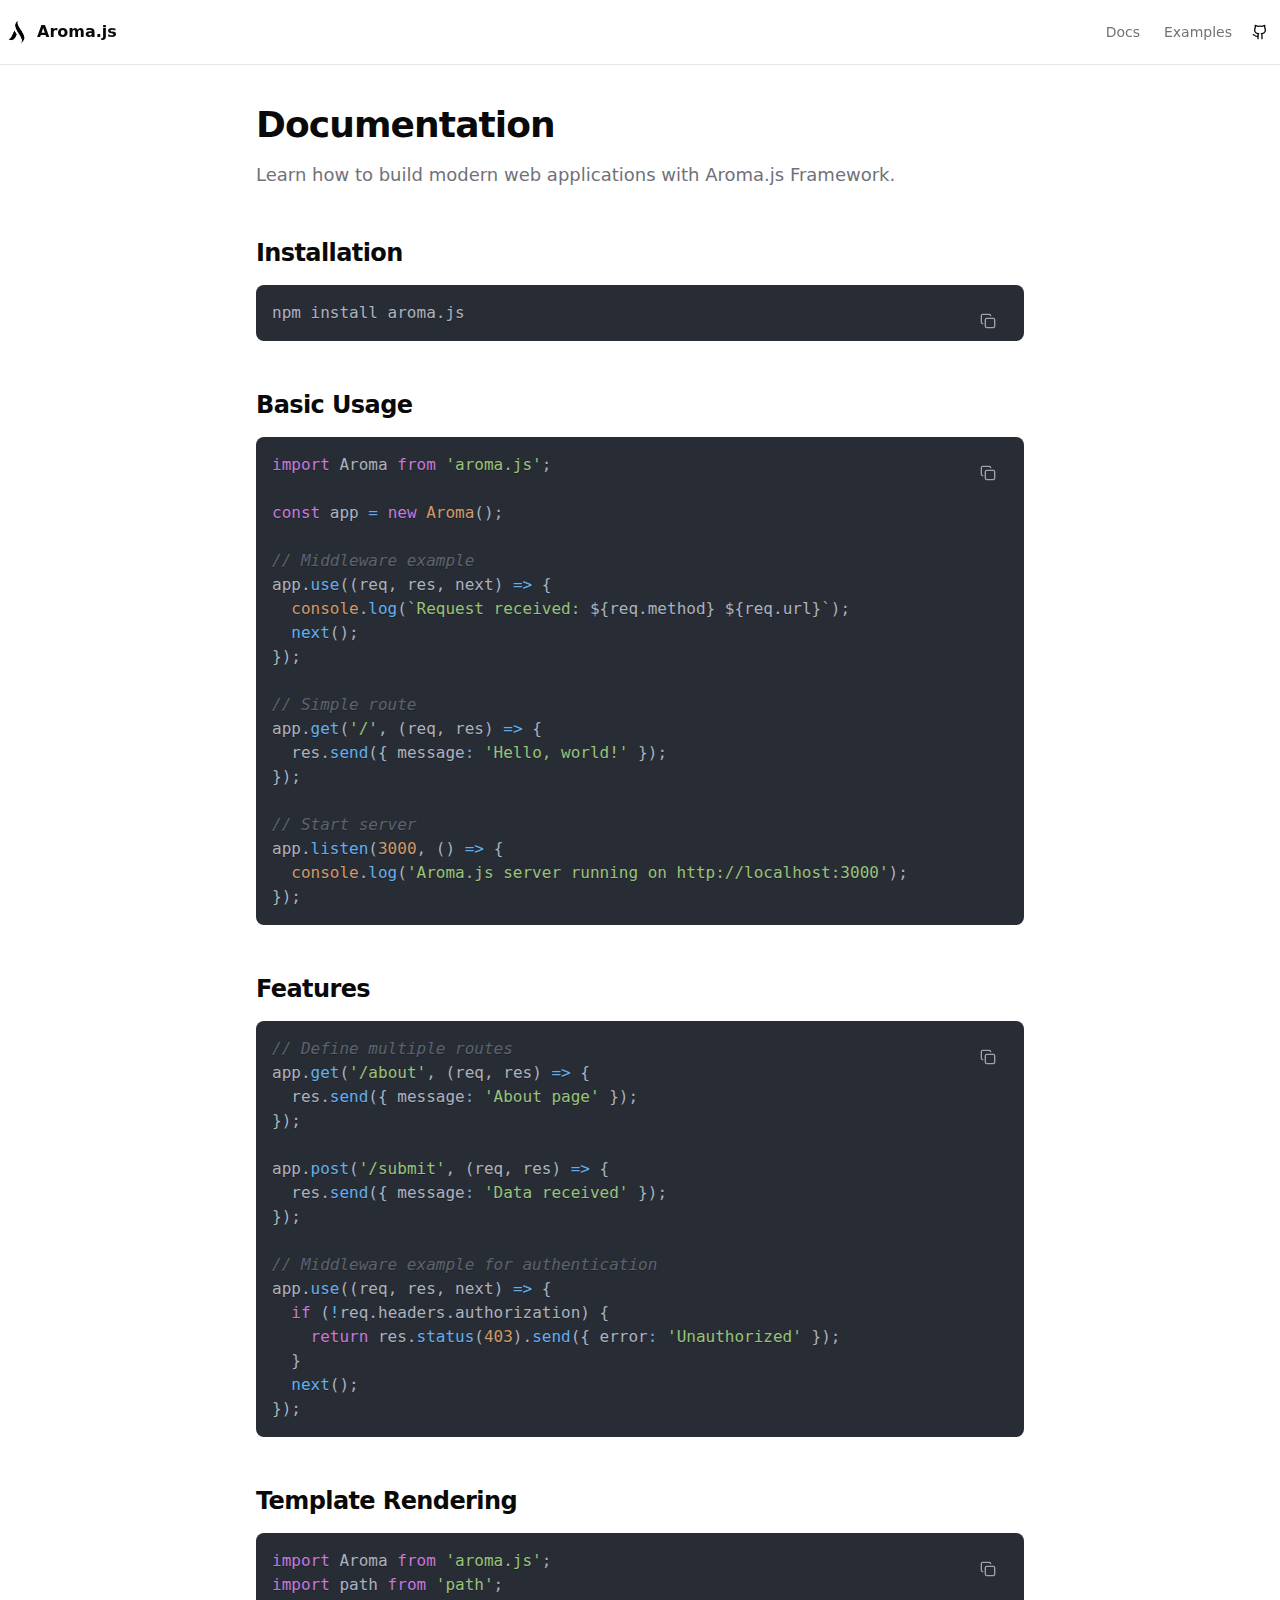
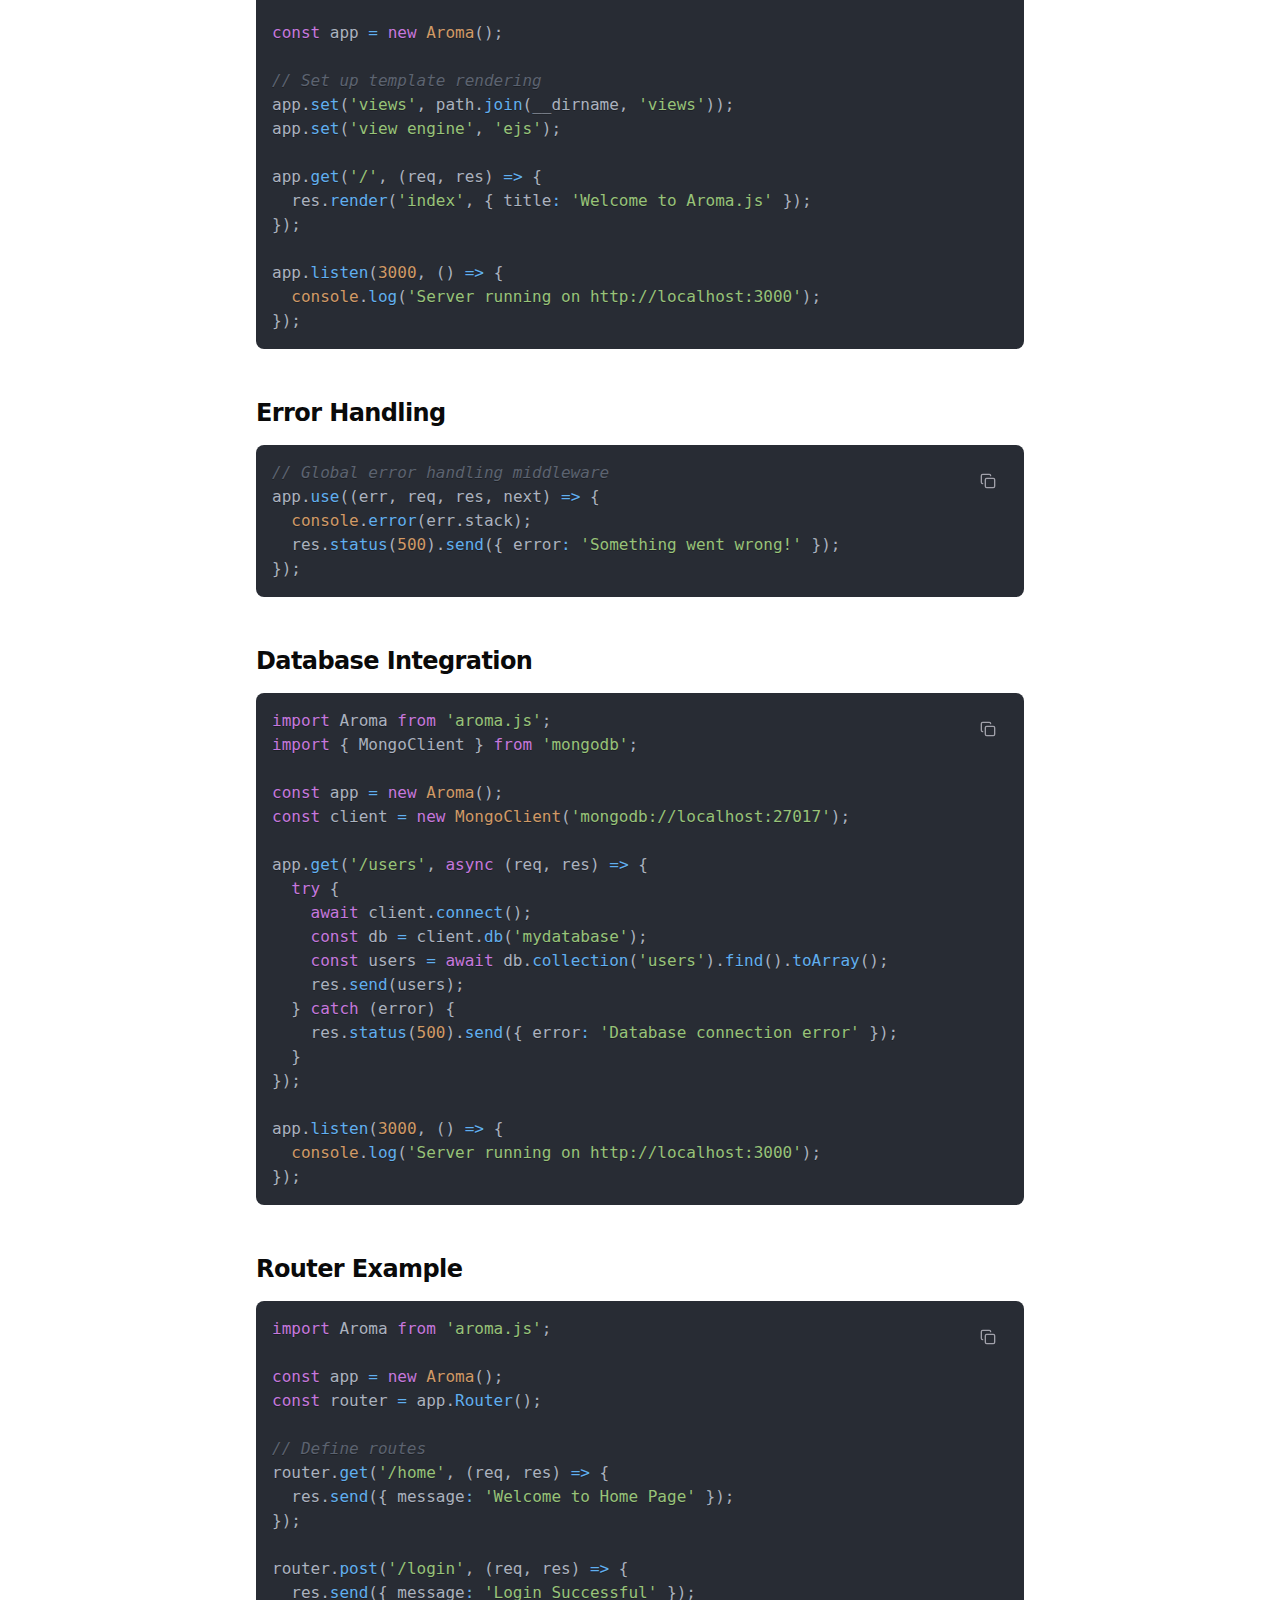
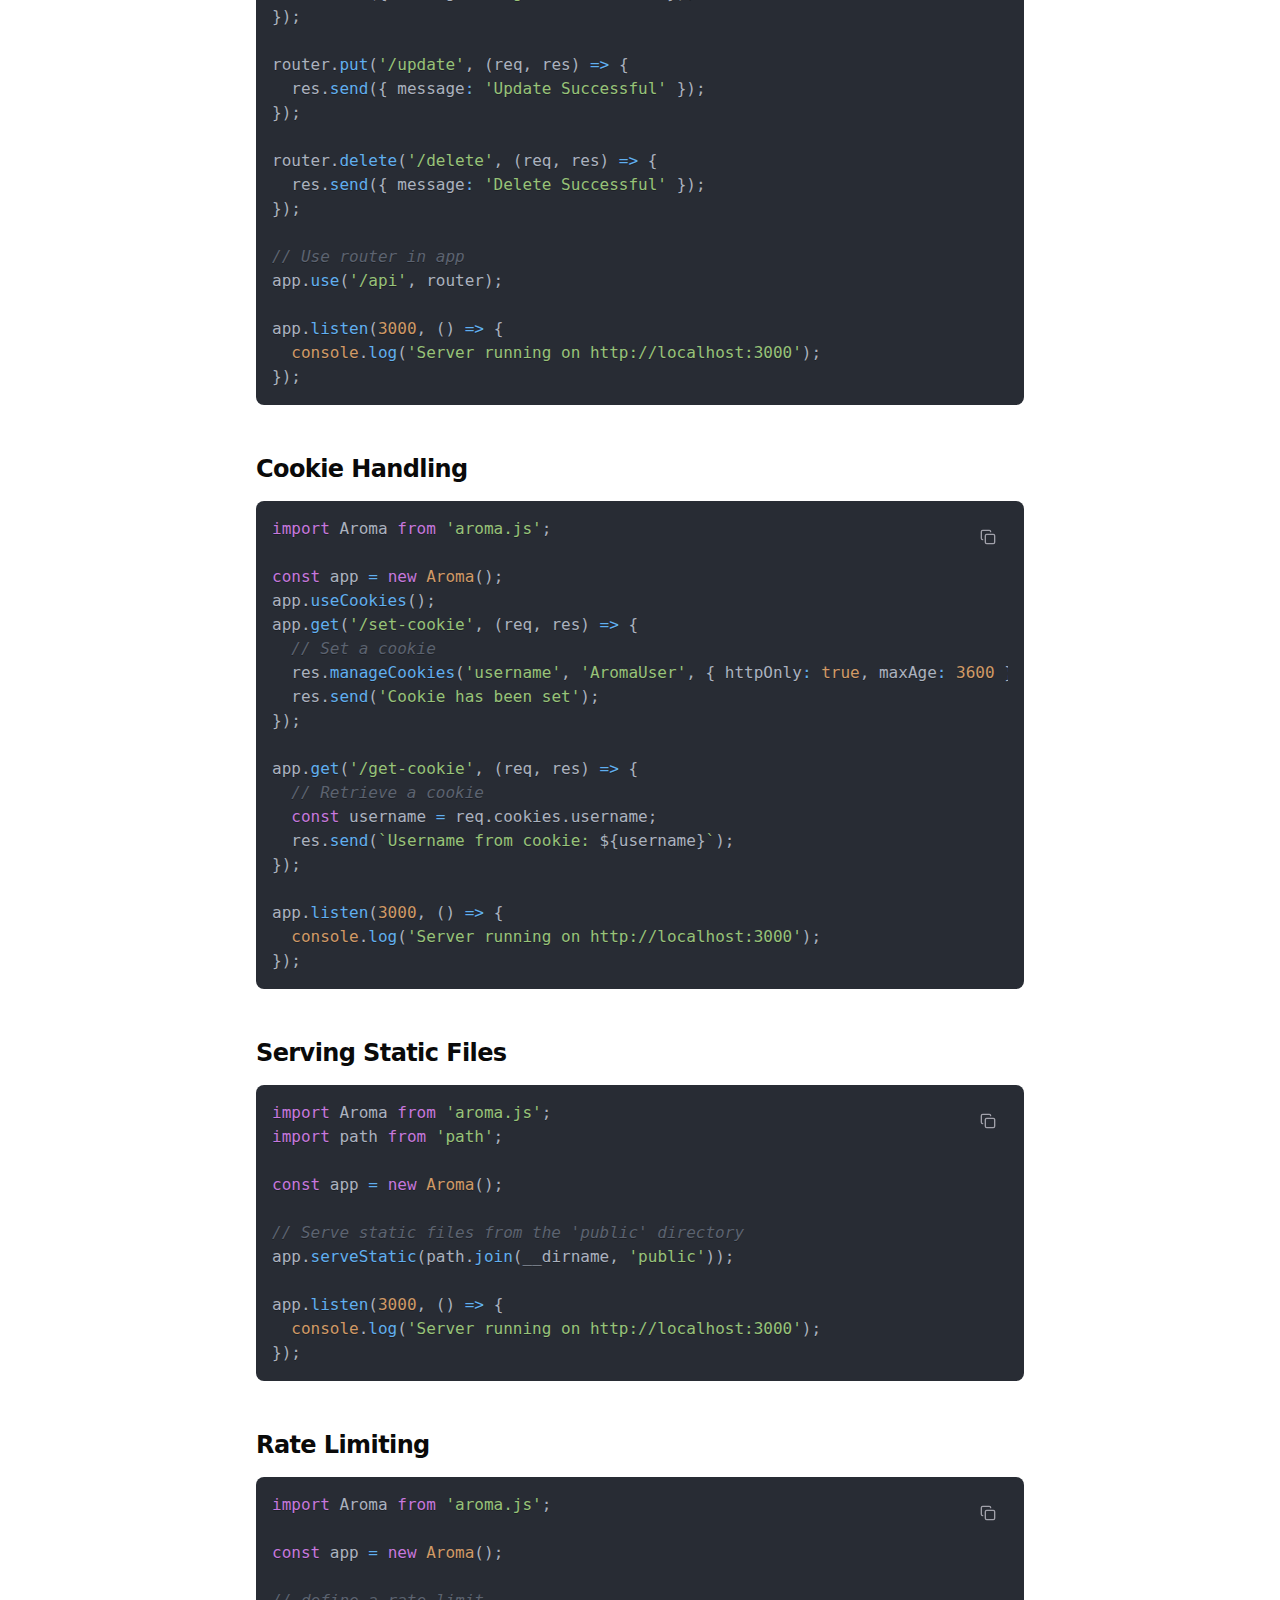
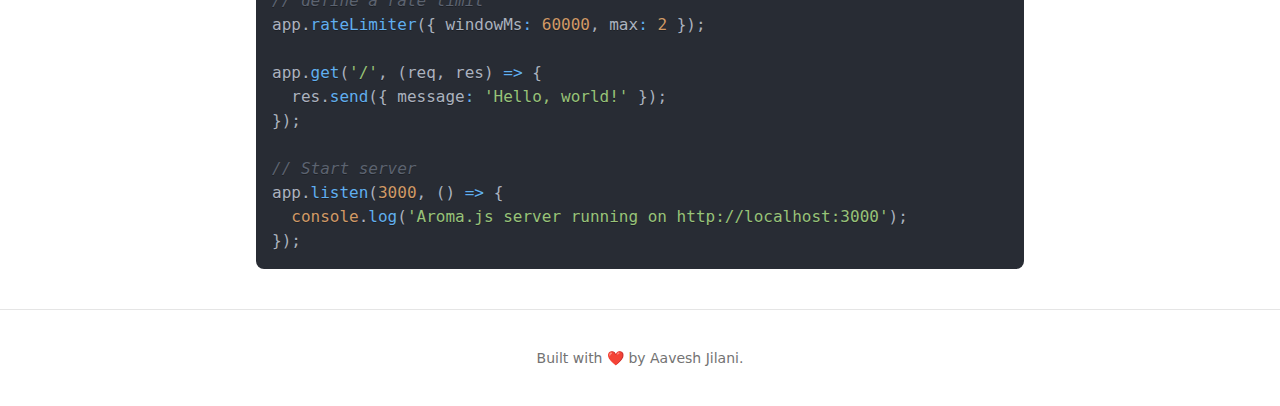
<file: docs/index.html>
<!DOCTYPE html><html lang="en"><head><meta charSet="utf-8"/><meta name="viewport" content="width=device-width, initial-scale=1"/><link rel="preload" as="image" href="/logo.png"/><link rel="stylesheet" href="/_next/static/css/d4cb76ff716f77a7.css" data-precedence="next"/><link rel="preload" as="script" fetchPriority="low" href="/_next/static/chunks/webpack-59963277a198d9ab.js"/><script src="/_next/static/chunks/fd9d1056-dd8f11ebd172ad60.js" async=""></script><script src="/_next/static/chunks/117-e595ce7bb6a0fcb4.js" async=""></script><script src="/_next/static/chunks/main-app-7e59eff126193fbf.js" async=""></script><script src="/_next/static/chunks/203-2b2c3ec5fa854a45.js" async=""></script><script src="/_next/static/chunks/389-5d44c9bd3e72235b.js" async=""></script><script src="/_next/static/chunks/app/docs/page-372e5026f4fa254d.js" async=""></script><script src="/_next/static/chunks/648-7132e6d3a7cc85e5.js" async=""></script><script src="/_next/static/chunks/390-fa04dcde2755628e.js" async=""></script><script src="/_next/static/chunks/app/layout-1022804b10b985f0.js" async=""></script><title>Aroma.js</title><link rel="icon" type="image/png" href="logo.png"/><meta name="description" content="A lightweight, feature-rich, and developer-friendly web framework to build modern applications with ease."/><meta name="generator" content="v0.dev"/><script src="/_next/static/chunks/polyfills-42372ed130431b0a.js" noModule=""></script></head><body class="min-h-screen bg-background font-sans antialiased __className_d65c78"><div class="relative flex min-h-screen flex-col"><header class="sticky top-0 z-50 w-full border-b bg-background/95 backdrop-blur supports-[backdrop-filter]:bg-background/60"><div class="container flex h-16 items-center"><button class="inline-flex items-center justify-center gap-2 whitespace-nowrap rounded-md text-sm font-medium ring-offset-background transition-colors focus-visible:outline-none focus-visible:ring-2 focus-visible:ring-ring focus-visible:ring-offset-2 disabled:pointer-events-none disabled:opacity-50 [&amp;_svg]:pointer-events-none [&amp;_svg]:size-4 [&amp;_svg]:shrink-0 hover:bg-accent hover:text-accent-foreground h-10 w-10 mr-2 md:hidden" type="button" aria-haspopup="dialog" aria-expanded="false" aria-controls="radix-:R5kq:" data-state="closed"><svg xmlns="http://www.w3.org/2000/svg" width="24" height="24" viewBox="0 0 24 24" fill="none" stroke="currentColor" stroke-width="2" stroke-linecap="round" stroke-linejoin="round" class="lucide lucide-menu h-5 w-5"><line x1="4" x2="20" y1="12" y2="12"></line><line x1="4" x2="20" y1="6" y2="6"></line><line x1="4" x2="20" y1="18" y2="18"></line></svg><span class="sr-only">Toggle menu</span></button><a class="mr-6 flex items-center space-x-2" style="margin-left:5px" href="/"><div class="h-6 w-6 "><img src="/logo.png"/></div><span class="font-bold">Aroma.js</span></a><div class="flex flex-1 items-center justify-between space-x-2 md:justify-end"><nav class="hidden md:flex items-center space-x-6"><a class="text-sm font-medium transition-colors hover:text-[#4169E1] text-muted-foreground" href="/docs/">Docs</a><a class="text-sm font-medium transition-colors hover:text-[#4169E1] text-muted-foreground" href="/examples/">Examples</a></nav><div class="flex items-center space-x-2"><button class="inline-flex items-center justify-center gap-2 whitespace-nowrap rounded-md text-sm font-medium ring-offset-background transition-colors focus-visible:outline-none focus-visible:ring-2 focus-visible:ring-ring focus-visible:ring-offset-2 disabled:pointer-events-none disabled:opacity-50 [&amp;_svg]:pointer-events-none [&amp;_svg]:size-4 [&amp;_svg]:shrink-0 hover:bg-accent hover:text-accent-foreground h-10 w-10"><a target="_blank" rel="noopener noreferrer" href="https://github.com/aaveshdev/aroma.js"><svg xmlns="http://www.w3.org/2000/svg" width="24" height="24" viewBox="0 0 24 24" fill="none" stroke="currentColor" stroke-width="2" stroke-linecap="round" stroke-linejoin="round" class="lucide lucide-github h-5 w-5"><path d="M15 22v-4a4.8 4.8 0 0 0-1-3.5c3 0 6-2 6-5.5.08-1.25-.27-2.48-1-3.5.28-1.15.28-2.35 0-3.5 0 0-1 0-3 1.5-2.64-.5-5.36-.5-8 0C6 2 5 2 5 2c-.3 1.15-.3 2.35 0 3.5A5.403 5.403 0 0 0 4 9c0 3.5 3 5.5 6 5.5-.39.49-.68 1.05-.85 1.65-.17.6-.22 1.23-.15 1.85v4"></path><path d="M9 18c-4.51 2-5-2-7-2"></path></svg></a></button></div></div></div></header><main class="flex-1"><div class="container mx-auto px-4 py-10"><div class="mx-auto max-w-3xl space-y-12"><div><h1 class="text-4xl font-bold tracking-tight">Documentation</h1><p class="mt-4 text-lg text-zinc-500 dark:text-zinc-400">Learn how to build modern web applications with Aroma.js Framework.</p></div><div class="space-y-4"><h2 class="text-2xl font-bold tracking-tight">Installation</h2><div class="relative"><div class="relative rounded-lg bg-zinc-950 p-4 w-[350px] sm:w-auto overflow-x-auto" style="background-color:rgb(40, 44, 52)"><button class="inline-flex items-center justify-center gap-2 whitespace-nowrap rounded-md text-sm font-medium ring-offset-background transition-colors focus-visible:outline-none focus-visible:ring-2 focus-visible:ring-ring focus-visible:ring-offset-2 disabled:pointer-events-none disabled:opacity-50 [&amp;_svg]:pointer-events-none [&amp;_svg]:size-4 [&amp;_svg]:shrink-0 hover:bg-accent h-10 w-10 absolute right-4 top-4 text-zinc-400 hover:text-zinc-100"><svg xmlns="http://www.w3.org/2000/svg" width="24" height="24" viewBox="0 0 24 24" fill="none" stroke="currentColor" stroke-width="2" stroke-linecap="round" stroke-linejoin="round" class="lucide lucide-copy h-4 w-4"><rect width="14" height="14" x="8" y="8" rx="2" ry="2"></rect><path d="M4 16c-1.1 0-2-.9-2-2V4c0-1.1.9-2 2-2h10c1.1 0 2 .9 2 2"></path></svg></button><pre style="background:transparent;color:hsl(220, 14%, 71%);text-shadow:0 1px rgba(0, 0, 0, 0.3);font-family:&quot;Fira Code&quot;, &quot;Fira Mono&quot;, Menlo, Consolas, &quot;DejaVu Sans Mono&quot;, monospace;direction:ltr;text-align:left;white-space:pre;word-spacing:normal;word-break:normal;line-height:1.5;-moz-tab-size:2;-o-tab-size:2;tab-size:2;-webkit-hyphens:none;-moz-hyphens:none;-ms-hyphens:none;hyphens:none;padding:0;margin:0;overflow:auto;border-radius:0.3em;overflow-x:auto"><code class="language-typescript" style="white-space:pre;background:hsl(220, 13%, 18%);color:hsl(220, 14%, 71%);text-shadow:0 1px rgba(0, 0, 0, 0.3);font-family:&quot;Fira Code&quot;, &quot;Fira Mono&quot;, Menlo, Consolas, &quot;DejaVu Sans Mono&quot;, monospace;direction:ltr;text-align:left;word-spacing:normal;word-break:normal;line-height:1.5;-moz-tab-size:2;-o-tab-size:2;tab-size:2;-webkit-hyphens:none;-moz-hyphens:none;-ms-hyphens:none;hyphens:none"><span>npm install aroma</span><span class="token" style="color:hsl(220, 14%, 71%)">.</span><span class="token property-access">js</span></code></pre></div></div></div><div class="space-y-4"><h2 class="text-2xl font-bold tracking-tight">Basic Usage</h2><div class="relative"><div class="relative rounded-lg bg-zinc-950 p-4 w-[350px] sm:w-auto overflow-x-auto" style="background-color:rgb(40, 44, 52)"><button class="inline-flex items-center justify-center gap-2 whitespace-nowrap rounded-md text-sm font-medium ring-offset-background transition-colors focus-visible:outline-none focus-visible:ring-2 focus-visible:ring-ring focus-visible:ring-offset-2 disabled:pointer-events-none disabled:opacity-50 [&amp;_svg]:pointer-events-none [&amp;_svg]:size-4 [&amp;_svg]:shrink-0 hover:bg-accent h-10 w-10 absolute right-4 top-4 text-zinc-400 hover:text-zinc-100"><svg xmlns="http://www.w3.org/2000/svg" width="24" height="24" viewBox="0 0 24 24" fill="none" stroke="currentColor" stroke-width="2" stroke-linecap="round" stroke-linejoin="round" class="lucide lucide-copy h-4 w-4"><rect width="14" height="14" x="8" y="8" rx="2" ry="2"></rect><path d="M4 16c-1.1 0-2-.9-2-2V4c0-1.1.9-2 2-2h10c1.1 0 2 .9 2 2"></path></svg></button><pre style="background:transparent;color:hsl(220, 14%, 71%);text-shadow:0 1px rgba(0, 0, 0, 0.3);font-family:&quot;Fira Code&quot;, &quot;Fira Mono&quot;, Menlo, Consolas, &quot;DejaVu Sans Mono&quot;, monospace;direction:ltr;text-align:left;white-space:pre;word-spacing:normal;word-break:normal;line-height:1.5;-moz-tab-size:2;-o-tab-size:2;tab-size:2;-webkit-hyphens:none;-moz-hyphens:none;-ms-hyphens:none;hyphens:none;padding:0;margin:0;overflow:auto;border-radius:0.3em;overflow-x:auto"><code class="language-typescript" style="white-space:pre;background:hsl(220, 13%, 18%);color:hsl(220, 14%, 71%);text-shadow:0 1px rgba(0, 0, 0, 0.3);font-family:&quot;Fira Code&quot;, &quot;Fira Mono&quot;, Menlo, Consolas, &quot;DejaVu Sans Mono&quot;, monospace;direction:ltr;text-align:left;word-spacing:normal;word-break:normal;line-height:1.5;-moz-tab-size:2;-o-tab-size:2;tab-size:2;-webkit-hyphens:none;-moz-hyphens:none;-ms-hyphens:none;hyphens:none"><span class="token module" style="color:hsl(286, 60%, 67%)">import</span><span> </span><span class="token imports maybe-class-name">Aroma</span><span> </span><span class="token module" style="color:hsl(286, 60%, 67%)">from</span><span> </span><span class="token" style="color:hsl(95, 38%, 62%)">&#x27;aroma.js&#x27;</span><span class="token" style="color:hsl(220, 14%, 71%)">;</span><span>
</span>
<span></span><span class="token" style="color:hsl(286, 60%, 67%)">const</span><span> app </span><span class="token" style="color:hsl(207, 82%, 66%)">=</span><span> </span><span class="token" style="color:hsl(286, 60%, 67%)">new</span><span> </span><span class="token maybe-class-name" style="color:hsl(29, 54%, 61%)">Aroma</span><span class="token" style="color:hsl(220, 14%, 71%)">(</span><span class="token" style="color:hsl(220, 14%, 71%)">)</span><span class="token" style="color:hsl(220, 14%, 71%)">;</span><span>
</span>
<span></span><span class="token" style="color:hsl(220, 10%, 40%);font-style:italic">// Middleware example</span><span>
</span><span>app</span><span class="token" style="color:hsl(220, 14%, 71%)">.</span><span class="token method property-access" style="color:hsl(207, 82%, 66%)">use</span><span class="token" style="color:hsl(220, 14%, 71%)">(</span><span class="token" style="color:hsl(220, 14%, 71%)">(</span><span>req</span><span class="token" style="color:hsl(220, 14%, 71%)">,</span><span> res</span><span class="token" style="color:hsl(220, 14%, 71%)">,</span><span> next</span><span class="token" style="color:hsl(220, 14%, 71%)">)</span><span> </span><span class="token arrow" style="color:hsl(207, 82%, 66%)">=&gt;</span><span> </span><span class="token" style="color:hsl(220, 14%, 71%)">{</span><span>
</span><span>  </span><span class="token console" style="color:hsl(29, 54%, 61%)">console</span><span class="token" style="color:hsl(220, 14%, 71%)">.</span><span class="token method property-access" style="color:hsl(207, 82%, 66%)">log</span><span class="token" style="color:hsl(220, 14%, 71%)">(</span><span class="token template-string template-punctuation" style="color:hsl(95, 38%, 62%)">`</span><span class="token template-string" style="color:hsl(95, 38%, 62%)">Request received: </span><span class="token template-string interpolation" style="color:hsl(220, 14%, 71%)">${</span><span class="token template-string interpolation">req</span><span class="token template-string interpolation" style="color:hsl(220, 14%, 71%)">.</span><span class="token template-string interpolation property-access">method</span><span class="token template-string interpolation" style="color:hsl(220, 14%, 71%)">}</span><span class="token template-string" style="color:hsl(95, 38%, 62%)"> </span><span class="token template-string interpolation" style="color:hsl(220, 14%, 71%)">${</span><span class="token template-string interpolation">req</span><span class="token template-string interpolation" style="color:hsl(220, 14%, 71%)">.</span><span class="token template-string interpolation property-access">url</span><span class="token template-string interpolation" style="color:hsl(220, 14%, 71%)">}</span><span class="token template-string template-punctuation" style="color:hsl(95, 38%, 62%)">`</span><span class="token" style="color:hsl(220, 14%, 71%)">)</span><span class="token" style="color:hsl(220, 14%, 71%)">;</span><span>
</span><span>  </span><span class="token" style="color:hsl(207, 82%, 66%)">next</span><span class="token" style="color:hsl(220, 14%, 71%)">(</span><span class="token" style="color:hsl(220, 14%, 71%)">)</span><span class="token" style="color:hsl(220, 14%, 71%)">;</span><span>
</span><span></span><span class="token" style="color:hsl(220, 14%, 71%)">}</span><span class="token" style="color:hsl(220, 14%, 71%)">)</span><span class="token" style="color:hsl(220, 14%, 71%)">;</span><span>
</span>
<span></span><span class="token" style="color:hsl(220, 10%, 40%);font-style:italic">// Simple route</span><span>
</span><span>app</span><span class="token" style="color:hsl(220, 14%, 71%)">.</span><span class="token method property-access" style="color:hsl(207, 82%, 66%)">get</span><span class="token" style="color:hsl(220, 14%, 71%)">(</span><span class="token" style="color:hsl(95, 38%, 62%)">&#x27;/&#x27;</span><span class="token" style="color:hsl(220, 14%, 71%)">,</span><span> </span><span class="token" style="color:hsl(220, 14%, 71%)">(</span><span>req</span><span class="token" style="color:hsl(220, 14%, 71%)">,</span><span> res</span><span class="token" style="color:hsl(220, 14%, 71%)">)</span><span> </span><span class="token arrow" style="color:hsl(207, 82%, 66%)">=&gt;</span><span> </span><span class="token" style="color:hsl(220, 14%, 71%)">{</span><span>
</span><span>  res</span><span class="token" style="color:hsl(220, 14%, 71%)">.</span><span class="token method property-access" style="color:hsl(207, 82%, 66%)">send</span><span class="token" style="color:hsl(220, 14%, 71%)">(</span><span class="token" style="color:hsl(220, 14%, 71%)">{</span><span> message</span><span class="token" style="color:hsl(207, 82%, 66%)">:</span><span> </span><span class="token" style="color:hsl(95, 38%, 62%)">&#x27;Hello, world!&#x27;</span><span> </span><span class="token" style="color:hsl(220, 14%, 71%)">}</span><span class="token" style="color:hsl(220, 14%, 71%)">)</span><span class="token" style="color:hsl(220, 14%, 71%)">;</span><span>
</span><span></span><span class="token" style="color:hsl(220, 14%, 71%)">}</span><span class="token" style="color:hsl(220, 14%, 71%)">)</span><span class="token" style="color:hsl(220, 14%, 71%)">;</span><span>
</span>
<span></span><span class="token" style="color:hsl(220, 10%, 40%);font-style:italic">// Start server</span><span>
</span><span>app</span><span class="token" style="color:hsl(220, 14%, 71%)">.</span><span class="token method property-access" style="color:hsl(207, 82%, 66%)">listen</span><span class="token" style="color:hsl(220, 14%, 71%)">(</span><span class="token" style="color:hsl(29, 54%, 61%)">3000</span><span class="token" style="color:hsl(220, 14%, 71%)">,</span><span> </span><span class="token" style="color:hsl(220, 14%, 71%)">(</span><span class="token" style="color:hsl(220, 14%, 71%)">)</span><span> </span><span class="token arrow" style="color:hsl(207, 82%, 66%)">=&gt;</span><span> </span><span class="token" style="color:hsl(220, 14%, 71%)">{</span><span>
</span><span>  </span><span class="token console" style="color:hsl(29, 54%, 61%)">console</span><span class="token" style="color:hsl(220, 14%, 71%)">.</span><span class="token method property-access" style="color:hsl(207, 82%, 66%)">log</span><span class="token" style="color:hsl(220, 14%, 71%)">(</span><span class="token" style="color:hsl(95, 38%, 62%)">&#x27;Aroma.js server running on http://localhost:3000&#x27;</span><span class="token" style="color:hsl(220, 14%, 71%)">)</span><span class="token" style="color:hsl(220, 14%, 71%)">;</span><span>
</span><span></span><span class="token" style="color:hsl(220, 14%, 71%)">}</span><span class="token" style="color:hsl(220, 14%, 71%)">)</span><span class="token" style="color:hsl(220, 14%, 71%)">;</span></code></pre></div></div></div><div class="space-y-4"><h2 class="text-2xl font-bold tracking-tight">Features</h2><div class="relative"><div class="relative rounded-lg bg-zinc-950 p-4 w-[350px] sm:w-auto overflow-x-auto" style="background-color:rgb(40, 44, 52)"><button class="inline-flex items-center justify-center gap-2 whitespace-nowrap rounded-md text-sm font-medium ring-offset-background transition-colors focus-visible:outline-none focus-visible:ring-2 focus-visible:ring-ring focus-visible:ring-offset-2 disabled:pointer-events-none disabled:opacity-50 [&amp;_svg]:pointer-events-none [&amp;_svg]:size-4 [&amp;_svg]:shrink-0 hover:bg-accent h-10 w-10 absolute right-4 top-4 text-zinc-400 hover:text-zinc-100"><svg xmlns="http://www.w3.org/2000/svg" width="24" height="24" viewBox="0 0 24 24" fill="none" stroke="currentColor" stroke-width="2" stroke-linecap="round" stroke-linejoin="round" class="lucide lucide-copy h-4 w-4"><rect width="14" height="14" x="8" y="8" rx="2" ry="2"></rect><path d="M4 16c-1.1 0-2-.9-2-2V4c0-1.1.9-2 2-2h10c1.1 0 2 .9 2 2"></path></svg></button><pre style="background:transparent;color:hsl(220, 14%, 71%);text-shadow:0 1px rgba(0, 0, 0, 0.3);font-family:&quot;Fira Code&quot;, &quot;Fira Mono&quot;, Menlo, Consolas, &quot;DejaVu Sans Mono&quot;, monospace;direction:ltr;text-align:left;white-space:pre;word-spacing:normal;word-break:normal;line-height:1.5;-moz-tab-size:2;-o-tab-size:2;tab-size:2;-webkit-hyphens:none;-moz-hyphens:none;-ms-hyphens:none;hyphens:none;padding:0;margin:0;overflow:auto;border-radius:0.3em;overflow-x:auto"><code class="language-typescript" style="white-space:pre;background:hsl(220, 13%, 18%);color:hsl(220, 14%, 71%);text-shadow:0 1px rgba(0, 0, 0, 0.3);font-family:&quot;Fira Code&quot;, &quot;Fira Mono&quot;, Menlo, Consolas, &quot;DejaVu Sans Mono&quot;, monospace;direction:ltr;text-align:left;word-spacing:normal;word-break:normal;line-height:1.5;-moz-tab-size:2;-o-tab-size:2;tab-size:2;-webkit-hyphens:none;-moz-hyphens:none;-ms-hyphens:none;hyphens:none"><span class="token" style="color:hsl(220, 10%, 40%);font-style:italic">// Define multiple routes</span><span>
</span><span>app</span><span class="token" style="color:hsl(220, 14%, 71%)">.</span><span class="token method property-access" style="color:hsl(207, 82%, 66%)">get</span><span class="token" style="color:hsl(220, 14%, 71%)">(</span><span class="token" style="color:hsl(95, 38%, 62%)">&#x27;/about&#x27;</span><span class="token" style="color:hsl(220, 14%, 71%)">,</span><span> </span><span class="token" style="color:hsl(220, 14%, 71%)">(</span><span>req</span><span class="token" style="color:hsl(220, 14%, 71%)">,</span><span> res</span><span class="token" style="color:hsl(220, 14%, 71%)">)</span><span> </span><span class="token arrow" style="color:hsl(207, 82%, 66%)">=&gt;</span><span> </span><span class="token" style="color:hsl(220, 14%, 71%)">{</span><span>
</span><span>  res</span><span class="token" style="color:hsl(220, 14%, 71%)">.</span><span class="token method property-access" style="color:hsl(207, 82%, 66%)">send</span><span class="token" style="color:hsl(220, 14%, 71%)">(</span><span class="token" style="color:hsl(220, 14%, 71%)">{</span><span> message</span><span class="token" style="color:hsl(207, 82%, 66%)">:</span><span> </span><span class="token" style="color:hsl(95, 38%, 62%)">&#x27;About page&#x27;</span><span> </span><span class="token" style="color:hsl(220, 14%, 71%)">}</span><span class="token" style="color:hsl(220, 14%, 71%)">)</span><span class="token" style="color:hsl(220, 14%, 71%)">;</span><span>
</span><span></span><span class="token" style="color:hsl(220, 14%, 71%)">}</span><span class="token" style="color:hsl(220, 14%, 71%)">)</span><span class="token" style="color:hsl(220, 14%, 71%)">;</span><span>
</span>
<span>app</span><span class="token" style="color:hsl(220, 14%, 71%)">.</span><span class="token method property-access" style="color:hsl(207, 82%, 66%)">post</span><span class="token" style="color:hsl(220, 14%, 71%)">(</span><span class="token" style="color:hsl(95, 38%, 62%)">&#x27;/submit&#x27;</span><span class="token" style="color:hsl(220, 14%, 71%)">,</span><span> </span><span class="token" style="color:hsl(220, 14%, 71%)">(</span><span>req</span><span class="token" style="color:hsl(220, 14%, 71%)">,</span><span> res</span><span class="token" style="color:hsl(220, 14%, 71%)">)</span><span> </span><span class="token arrow" style="color:hsl(207, 82%, 66%)">=&gt;</span><span> </span><span class="token" style="color:hsl(220, 14%, 71%)">{</span><span>
</span><span>  res</span><span class="token" style="color:hsl(220, 14%, 71%)">.</span><span class="token method property-access" style="color:hsl(207, 82%, 66%)">send</span><span class="token" style="color:hsl(220, 14%, 71%)">(</span><span class="token" style="color:hsl(220, 14%, 71%)">{</span><span> message</span><span class="token" style="color:hsl(207, 82%, 66%)">:</span><span> </span><span class="token" style="color:hsl(95, 38%, 62%)">&#x27;Data received&#x27;</span><span> </span><span class="token" style="color:hsl(220, 14%, 71%)">}</span><span class="token" style="color:hsl(220, 14%, 71%)">)</span><span class="token" style="color:hsl(220, 14%, 71%)">;</span><span>
</span><span></span><span class="token" style="color:hsl(220, 14%, 71%)">}</span><span class="token" style="color:hsl(220, 14%, 71%)">)</span><span class="token" style="color:hsl(220, 14%, 71%)">;</span><span>
</span>
<span></span><span class="token" style="color:hsl(220, 10%, 40%);font-style:italic">// Middleware example for authentication</span><span>
</span><span>app</span><span class="token" style="color:hsl(220, 14%, 71%)">.</span><span class="token method property-access" style="color:hsl(207, 82%, 66%)">use</span><span class="token" style="color:hsl(220, 14%, 71%)">(</span><span class="token" style="color:hsl(220, 14%, 71%)">(</span><span>req</span><span class="token" style="color:hsl(220, 14%, 71%)">,</span><span> res</span><span class="token" style="color:hsl(220, 14%, 71%)">,</span><span> next</span><span class="token" style="color:hsl(220, 14%, 71%)">)</span><span> </span><span class="token arrow" style="color:hsl(207, 82%, 66%)">=&gt;</span><span> </span><span class="token" style="color:hsl(220, 14%, 71%)">{</span><span>
</span><span>  </span><span class="token control-flow" style="color:hsl(286, 60%, 67%)">if</span><span> </span><span class="token" style="color:hsl(220, 14%, 71%)">(</span><span class="token" style="color:hsl(207, 82%, 66%)">!</span><span>req</span><span class="token" style="color:hsl(220, 14%, 71%)">.</span><span class="token property-access">headers</span><span class="token" style="color:hsl(220, 14%, 71%)">.</span><span class="token property-access">authorization</span><span class="token" style="color:hsl(220, 14%, 71%)">)</span><span> </span><span class="token" style="color:hsl(220, 14%, 71%)">{</span><span>
</span><span>    </span><span class="token control-flow" style="color:hsl(286, 60%, 67%)">return</span><span> res</span><span class="token" style="color:hsl(220, 14%, 71%)">.</span><span class="token method property-access" style="color:hsl(207, 82%, 66%)">status</span><span class="token" style="color:hsl(220, 14%, 71%)">(</span><span class="token" style="color:hsl(29, 54%, 61%)">403</span><span class="token" style="color:hsl(220, 14%, 71%)">)</span><span class="token" style="color:hsl(220, 14%, 71%)">.</span><span class="token method property-access" style="color:hsl(207, 82%, 66%)">send</span><span class="token" style="color:hsl(220, 14%, 71%)">(</span><span class="token" style="color:hsl(220, 14%, 71%)">{</span><span> error</span><span class="token" style="color:hsl(207, 82%, 66%)">:</span><span> </span><span class="token" style="color:hsl(95, 38%, 62%)">&#x27;Unauthorized&#x27;</span><span> </span><span class="token" style="color:hsl(220, 14%, 71%)">}</span><span class="token" style="color:hsl(220, 14%, 71%)">)</span><span class="token" style="color:hsl(220, 14%, 71%)">;</span><span>
</span><span>  </span><span class="token" style="color:hsl(220, 14%, 71%)">}</span><span>
</span><span>  </span><span class="token" style="color:hsl(207, 82%, 66%)">next</span><span class="token" style="color:hsl(220, 14%, 71%)">(</span><span class="token" style="color:hsl(220, 14%, 71%)">)</span><span class="token" style="color:hsl(220, 14%, 71%)">;</span><span>
</span><span></span><span class="token" style="color:hsl(220, 14%, 71%)">}</span><span class="token" style="color:hsl(220, 14%, 71%)">)</span><span class="token" style="color:hsl(220, 14%, 71%)">;</span></code></pre></div></div></div><div class="space-y-4"><h2 class="text-2xl font-bold tracking-tight">Template Rendering</h2><div class="relative"><div class="relative rounded-lg bg-zinc-950 p-4 w-[350px] sm:w-auto overflow-x-auto" style="background-color:rgb(40, 44, 52)"><button class="inline-flex items-center justify-center gap-2 whitespace-nowrap rounded-md text-sm font-medium ring-offset-background transition-colors focus-visible:outline-none focus-visible:ring-2 focus-visible:ring-ring focus-visible:ring-offset-2 disabled:pointer-events-none disabled:opacity-50 [&amp;_svg]:pointer-events-none [&amp;_svg]:size-4 [&amp;_svg]:shrink-0 hover:bg-accent h-10 w-10 absolute right-4 top-4 text-zinc-400 hover:text-zinc-100"><svg xmlns="http://www.w3.org/2000/svg" width="24" height="24" viewBox="0 0 24 24" fill="none" stroke="currentColor" stroke-width="2" stroke-linecap="round" stroke-linejoin="round" class="lucide lucide-copy h-4 w-4"><rect width="14" height="14" x="8" y="8" rx="2" ry="2"></rect><path d="M4 16c-1.1 0-2-.9-2-2V4c0-1.1.9-2 2-2h10c1.1 0 2 .9 2 2"></path></svg></button><pre style="background:transparent;color:hsl(220, 14%, 71%);text-shadow:0 1px rgba(0, 0, 0, 0.3);font-family:&quot;Fira Code&quot;, &quot;Fira Mono&quot;, Menlo, Consolas, &quot;DejaVu Sans Mono&quot;, monospace;direction:ltr;text-align:left;white-space:pre;word-spacing:normal;word-break:normal;line-height:1.5;-moz-tab-size:2;-o-tab-size:2;tab-size:2;-webkit-hyphens:none;-moz-hyphens:none;-ms-hyphens:none;hyphens:none;padding:0;margin:0;overflow:auto;border-radius:0.3em;overflow-x:auto"><code class="language-typescript" style="white-space:pre;background:hsl(220, 13%, 18%);color:hsl(220, 14%, 71%);text-shadow:0 1px rgba(0, 0, 0, 0.3);font-family:&quot;Fira Code&quot;, &quot;Fira Mono&quot;, Menlo, Consolas, &quot;DejaVu Sans Mono&quot;, monospace;direction:ltr;text-align:left;word-spacing:normal;word-break:normal;line-height:1.5;-moz-tab-size:2;-o-tab-size:2;tab-size:2;-webkit-hyphens:none;-moz-hyphens:none;-ms-hyphens:none;hyphens:none"><span class="token module" style="color:hsl(286, 60%, 67%)">import</span><span> </span><span class="token imports maybe-class-name">Aroma</span><span> </span><span class="token module" style="color:hsl(286, 60%, 67%)">from</span><span> </span><span class="token" style="color:hsl(95, 38%, 62%)">&#x27;aroma.js&#x27;</span><span class="token" style="color:hsl(220, 14%, 71%)">;</span><span>
</span><span></span><span class="token module" style="color:hsl(286, 60%, 67%)">import</span><span> </span><span class="token imports">path</span><span> </span><span class="token module" style="color:hsl(286, 60%, 67%)">from</span><span> </span><span class="token" style="color:hsl(95, 38%, 62%)">&#x27;path&#x27;</span><span class="token" style="color:hsl(220, 14%, 71%)">;</span><span>
</span>
<span></span><span class="token" style="color:hsl(286, 60%, 67%)">const</span><span> app </span><span class="token" style="color:hsl(207, 82%, 66%)">=</span><span> </span><span class="token" style="color:hsl(286, 60%, 67%)">new</span><span> </span><span class="token maybe-class-name" style="color:hsl(29, 54%, 61%)">Aroma</span><span class="token" style="color:hsl(220, 14%, 71%)">(</span><span class="token" style="color:hsl(220, 14%, 71%)">)</span><span class="token" style="color:hsl(220, 14%, 71%)">;</span><span>
</span>
<span></span><span class="token" style="color:hsl(220, 10%, 40%);font-style:italic">// Set up template rendering</span><span>
</span><span>app</span><span class="token" style="color:hsl(220, 14%, 71%)">.</span><span class="token method property-access" style="color:hsl(207, 82%, 66%)">set</span><span class="token" style="color:hsl(220, 14%, 71%)">(</span><span class="token" style="color:hsl(95, 38%, 62%)">&#x27;views&#x27;</span><span class="token" style="color:hsl(220, 14%, 71%)">,</span><span> path</span><span class="token" style="color:hsl(220, 14%, 71%)">.</span><span class="token method property-access" style="color:hsl(207, 82%, 66%)">join</span><span class="token" style="color:hsl(220, 14%, 71%)">(</span><span>__dirname</span><span class="token" style="color:hsl(220, 14%, 71%)">,</span><span> </span><span class="token" style="color:hsl(95, 38%, 62%)">&#x27;views&#x27;</span><span class="token" style="color:hsl(220, 14%, 71%)">)</span><span class="token" style="color:hsl(220, 14%, 71%)">)</span><span class="token" style="color:hsl(220, 14%, 71%)">;</span><span>
</span><span>app</span><span class="token" style="color:hsl(220, 14%, 71%)">.</span><span class="token method property-access" style="color:hsl(207, 82%, 66%)">set</span><span class="token" style="color:hsl(220, 14%, 71%)">(</span><span class="token" style="color:hsl(95, 38%, 62%)">&#x27;view engine&#x27;</span><span class="token" style="color:hsl(220, 14%, 71%)">,</span><span> </span><span class="token" style="color:hsl(95, 38%, 62%)">&#x27;ejs&#x27;</span><span class="token" style="color:hsl(220, 14%, 71%)">)</span><span class="token" style="color:hsl(220, 14%, 71%)">;</span><span>
</span>
<span>app</span><span class="token" style="color:hsl(220, 14%, 71%)">.</span><span class="token method property-access" style="color:hsl(207, 82%, 66%)">get</span><span class="token" style="color:hsl(220, 14%, 71%)">(</span><span class="token" style="color:hsl(95, 38%, 62%)">&#x27;/&#x27;</span><span class="token" style="color:hsl(220, 14%, 71%)">,</span><span> </span><span class="token" style="color:hsl(220, 14%, 71%)">(</span><span>req</span><span class="token" style="color:hsl(220, 14%, 71%)">,</span><span> res</span><span class="token" style="color:hsl(220, 14%, 71%)">)</span><span> </span><span class="token arrow" style="color:hsl(207, 82%, 66%)">=&gt;</span><span> </span><span class="token" style="color:hsl(220, 14%, 71%)">{</span><span>
</span><span>  res</span><span class="token" style="color:hsl(220, 14%, 71%)">.</span><span class="token method property-access" style="color:hsl(207, 82%, 66%)">render</span><span class="token" style="color:hsl(220, 14%, 71%)">(</span><span class="token" style="color:hsl(95, 38%, 62%)">&#x27;index&#x27;</span><span class="token" style="color:hsl(220, 14%, 71%)">,</span><span> </span><span class="token" style="color:hsl(220, 14%, 71%)">{</span><span> title</span><span class="token" style="color:hsl(207, 82%, 66%)">:</span><span> </span><span class="token" style="color:hsl(95, 38%, 62%)">&#x27;Welcome to Aroma.js&#x27;</span><span> </span><span class="token" style="color:hsl(220, 14%, 71%)">}</span><span class="token" style="color:hsl(220, 14%, 71%)">)</span><span class="token" style="color:hsl(220, 14%, 71%)">;</span><span>
</span><span></span><span class="token" style="color:hsl(220, 14%, 71%)">}</span><span class="token" style="color:hsl(220, 14%, 71%)">)</span><span class="token" style="color:hsl(220, 14%, 71%)">;</span><span>
</span>
<span>app</span><span class="token" style="color:hsl(220, 14%, 71%)">.</span><span class="token method property-access" style="color:hsl(207, 82%, 66%)">listen</span><span class="token" style="color:hsl(220, 14%, 71%)">(</span><span class="token" style="color:hsl(29, 54%, 61%)">3000</span><span class="token" style="color:hsl(220, 14%, 71%)">,</span><span> </span><span class="token" style="color:hsl(220, 14%, 71%)">(</span><span class="token" style="color:hsl(220, 14%, 71%)">)</span><span> </span><span class="token arrow" style="color:hsl(207, 82%, 66%)">=&gt;</span><span> </span><span class="token" style="color:hsl(220, 14%, 71%)">{</span><span>
</span><span>  </span><span class="token console" style="color:hsl(29, 54%, 61%)">console</span><span class="token" style="color:hsl(220, 14%, 71%)">.</span><span class="token method property-access" style="color:hsl(207, 82%, 66%)">log</span><span class="token" style="color:hsl(220, 14%, 71%)">(</span><span class="token" style="color:hsl(95, 38%, 62%)">&#x27;Server running on http://localhost:3000&#x27;</span><span class="token" style="color:hsl(220, 14%, 71%)">)</span><span class="token" style="color:hsl(220, 14%, 71%)">;</span><span>
</span><span></span><span class="token" style="color:hsl(220, 14%, 71%)">}</span><span class="token" style="color:hsl(220, 14%, 71%)">)</span><span class="token" style="color:hsl(220, 14%, 71%)">;</span></code></pre></div></div></div><div class="space-y-4"><h2 class="text-2xl font-bold tracking-tight">Error Handling</h2><div class="relative"><div class="relative rounded-lg bg-zinc-950 p-4 w-[350px] sm:w-auto overflow-x-auto" style="background-color:rgb(40, 44, 52)"><button class="inline-flex items-center justify-center gap-2 whitespace-nowrap rounded-md text-sm font-medium ring-offset-background transition-colors focus-visible:outline-none focus-visible:ring-2 focus-visible:ring-ring focus-visible:ring-offset-2 disabled:pointer-events-none disabled:opacity-50 [&amp;_svg]:pointer-events-none [&amp;_svg]:size-4 [&amp;_svg]:shrink-0 hover:bg-accent h-10 w-10 absolute right-4 top-4 text-zinc-400 hover:text-zinc-100"><svg xmlns="http://www.w3.org/2000/svg" width="24" height="24" viewBox="0 0 24 24" fill="none" stroke="currentColor" stroke-width="2" stroke-linecap="round" stroke-linejoin="round" class="lucide lucide-copy h-4 w-4"><rect width="14" height="14" x="8" y="8" rx="2" ry="2"></rect><path d="M4 16c-1.1 0-2-.9-2-2V4c0-1.1.9-2 2-2h10c1.1 0 2 .9 2 2"></path></svg></button><pre style="background:transparent;color:hsl(220, 14%, 71%);text-shadow:0 1px rgba(0, 0, 0, 0.3);font-family:&quot;Fira Code&quot;, &quot;Fira Mono&quot;, Menlo, Consolas, &quot;DejaVu Sans Mono&quot;, monospace;direction:ltr;text-align:left;white-space:pre;word-spacing:normal;word-break:normal;line-height:1.5;-moz-tab-size:2;-o-tab-size:2;tab-size:2;-webkit-hyphens:none;-moz-hyphens:none;-ms-hyphens:none;hyphens:none;padding:0;margin:0;overflow:auto;border-radius:0.3em;overflow-x:auto"><code class="language-typescript" style="white-space:pre;background:hsl(220, 13%, 18%);color:hsl(220, 14%, 71%);text-shadow:0 1px rgba(0, 0, 0, 0.3);font-family:&quot;Fira Code&quot;, &quot;Fira Mono&quot;, Menlo, Consolas, &quot;DejaVu Sans Mono&quot;, monospace;direction:ltr;text-align:left;word-spacing:normal;word-break:normal;line-height:1.5;-moz-tab-size:2;-o-tab-size:2;tab-size:2;-webkit-hyphens:none;-moz-hyphens:none;-ms-hyphens:none;hyphens:none"><span class="token" style="color:hsl(220, 10%, 40%);font-style:italic">// Global error handling middleware</span><span>
</span><span>app</span><span class="token" style="color:hsl(220, 14%, 71%)">.</span><span class="token method property-access" style="color:hsl(207, 82%, 66%)">use</span><span class="token" style="color:hsl(220, 14%, 71%)">(</span><span class="token" style="color:hsl(220, 14%, 71%)">(</span><span>err</span><span class="token" style="color:hsl(220, 14%, 71%)">,</span><span> req</span><span class="token" style="color:hsl(220, 14%, 71%)">,</span><span> res</span><span class="token" style="color:hsl(220, 14%, 71%)">,</span><span> next</span><span class="token" style="color:hsl(220, 14%, 71%)">)</span><span> </span><span class="token arrow" style="color:hsl(207, 82%, 66%)">=&gt;</span><span> </span><span class="token" style="color:hsl(220, 14%, 71%)">{</span><span>
</span><span>  </span><span class="token console" style="color:hsl(29, 54%, 61%)">console</span><span class="token" style="color:hsl(220, 14%, 71%)">.</span><span class="token method property-access" style="color:hsl(207, 82%, 66%)">error</span><span class="token" style="color:hsl(220, 14%, 71%)">(</span><span>err</span><span class="token" style="color:hsl(220, 14%, 71%)">.</span><span class="token property-access">stack</span><span class="token" style="color:hsl(220, 14%, 71%)">)</span><span class="token" style="color:hsl(220, 14%, 71%)">;</span><span>
</span><span>  res</span><span class="token" style="color:hsl(220, 14%, 71%)">.</span><span class="token method property-access" style="color:hsl(207, 82%, 66%)">status</span><span class="token" style="color:hsl(220, 14%, 71%)">(</span><span class="token" style="color:hsl(29, 54%, 61%)">500</span><span class="token" style="color:hsl(220, 14%, 71%)">)</span><span class="token" style="color:hsl(220, 14%, 71%)">.</span><span class="token method property-access" style="color:hsl(207, 82%, 66%)">send</span><span class="token" style="color:hsl(220, 14%, 71%)">(</span><span class="token" style="color:hsl(220, 14%, 71%)">{</span><span> error</span><span class="token" style="color:hsl(207, 82%, 66%)">:</span><span> </span><span class="token" style="color:hsl(95, 38%, 62%)">&#x27;Something went wrong!&#x27;</span><span> </span><span class="token" style="color:hsl(220, 14%, 71%)">}</span><span class="token" style="color:hsl(220, 14%, 71%)">)</span><span class="token" style="color:hsl(220, 14%, 71%)">;</span><span>
</span><span></span><span class="token" style="color:hsl(220, 14%, 71%)">}</span><span class="token" style="color:hsl(220, 14%, 71%)">)</span><span class="token" style="color:hsl(220, 14%, 71%)">;</span></code></pre></div></div></div><div class="space-y-4"><h2 class="text-2xl font-bold tracking-tight">Database Integration</h2><div class="relative"><div class="relative rounded-lg bg-zinc-950 p-4 w-[350px] sm:w-auto overflow-x-auto" style="background-color:rgb(40, 44, 52)"><button class="inline-flex items-center justify-center gap-2 whitespace-nowrap rounded-md text-sm font-medium ring-offset-background transition-colors focus-visible:outline-none focus-visible:ring-2 focus-visible:ring-ring focus-visible:ring-offset-2 disabled:pointer-events-none disabled:opacity-50 [&amp;_svg]:pointer-events-none [&amp;_svg]:size-4 [&amp;_svg]:shrink-0 hover:bg-accent h-10 w-10 absolute right-4 top-4 text-zinc-400 hover:text-zinc-100"><svg xmlns="http://www.w3.org/2000/svg" width="24" height="24" viewBox="0 0 24 24" fill="none" stroke="currentColor" stroke-width="2" stroke-linecap="round" stroke-linejoin="round" class="lucide lucide-copy h-4 w-4"><rect width="14" height="14" x="8" y="8" rx="2" ry="2"></rect><path d="M4 16c-1.1 0-2-.9-2-2V4c0-1.1.9-2 2-2h10c1.1 0 2 .9 2 2"></path></svg></button><pre style="background:transparent;color:hsl(220, 14%, 71%);text-shadow:0 1px rgba(0, 0, 0, 0.3);font-family:&quot;Fira Code&quot;, &quot;Fira Mono&quot;, Menlo, Consolas, &quot;DejaVu Sans Mono&quot;, monospace;direction:ltr;text-align:left;white-space:pre;word-spacing:normal;word-break:normal;line-height:1.5;-moz-tab-size:2;-o-tab-size:2;tab-size:2;-webkit-hyphens:none;-moz-hyphens:none;-ms-hyphens:none;hyphens:none;padding:0;margin:0;overflow:auto;border-radius:0.3em;overflow-x:auto"><code class="language-typescript" style="white-space:pre;background:hsl(220, 13%, 18%);color:hsl(220, 14%, 71%);text-shadow:0 1px rgba(0, 0, 0, 0.3);font-family:&quot;Fira Code&quot;, &quot;Fira Mono&quot;, Menlo, Consolas, &quot;DejaVu Sans Mono&quot;, monospace;direction:ltr;text-align:left;word-spacing:normal;word-break:normal;line-height:1.5;-moz-tab-size:2;-o-tab-size:2;tab-size:2;-webkit-hyphens:none;-moz-hyphens:none;-ms-hyphens:none;hyphens:none"><span class="token module" style="color:hsl(286, 60%, 67%)">import</span><span> </span><span class="token imports maybe-class-name">Aroma</span><span> </span><span class="token module" style="color:hsl(286, 60%, 67%)">from</span><span> </span><span class="token" style="color:hsl(95, 38%, 62%)">&#x27;aroma.js&#x27;</span><span class="token" style="color:hsl(220, 14%, 71%)">;</span><span>
</span><span></span><span class="token module" style="color:hsl(286, 60%, 67%)">import</span><span> </span><span class="token imports" style="color:hsl(220, 14%, 71%)">{</span><span class="token imports"> </span><span class="token imports maybe-class-name">MongoClient</span><span class="token imports"> </span><span class="token imports" style="color:hsl(220, 14%, 71%)">}</span><span> </span><span class="token module" style="color:hsl(286, 60%, 67%)">from</span><span> </span><span class="token" style="color:hsl(95, 38%, 62%)">&#x27;mongodb&#x27;</span><span class="token" style="color:hsl(220, 14%, 71%)">;</span><span>
</span>
<span></span><span class="token" style="color:hsl(286, 60%, 67%)">const</span><span> app </span><span class="token" style="color:hsl(207, 82%, 66%)">=</span><span> </span><span class="token" style="color:hsl(286, 60%, 67%)">new</span><span> </span><span class="token maybe-class-name" style="color:hsl(29, 54%, 61%)">Aroma</span><span class="token" style="color:hsl(220, 14%, 71%)">(</span><span class="token" style="color:hsl(220, 14%, 71%)">)</span><span class="token" style="color:hsl(220, 14%, 71%)">;</span><span>
</span><span></span><span class="token" style="color:hsl(286, 60%, 67%)">const</span><span> client </span><span class="token" style="color:hsl(207, 82%, 66%)">=</span><span> </span><span class="token" style="color:hsl(286, 60%, 67%)">new</span><span> </span><span class="token maybe-class-name" style="color:hsl(29, 54%, 61%)">MongoClient</span><span class="token" style="color:hsl(220, 14%, 71%)">(</span><span class="token" style="color:hsl(95, 38%, 62%)">&#x27;mongodb://localhost:27017&#x27;</span><span class="token" style="color:hsl(220, 14%, 71%)">)</span><span class="token" style="color:hsl(220, 14%, 71%)">;</span><span>
</span>
<span>app</span><span class="token" style="color:hsl(220, 14%, 71%)">.</span><span class="token method property-access" style="color:hsl(207, 82%, 66%)">get</span><span class="token" style="color:hsl(220, 14%, 71%)">(</span><span class="token" style="color:hsl(95, 38%, 62%)">&#x27;/users&#x27;</span><span class="token" style="color:hsl(220, 14%, 71%)">,</span><span> </span><span class="token" style="color:hsl(286, 60%, 67%)">async</span><span> </span><span class="token" style="color:hsl(220, 14%, 71%)">(</span><span>req</span><span class="token" style="color:hsl(220, 14%, 71%)">,</span><span> res</span><span class="token" style="color:hsl(220, 14%, 71%)">)</span><span> </span><span class="token arrow" style="color:hsl(207, 82%, 66%)">=&gt;</span><span> </span><span class="token" style="color:hsl(220, 14%, 71%)">{</span><span>
</span><span>  </span><span class="token control-flow" style="color:hsl(286, 60%, 67%)">try</span><span> </span><span class="token" style="color:hsl(220, 14%, 71%)">{</span><span>
</span><span>    </span><span class="token control-flow" style="color:hsl(286, 60%, 67%)">await</span><span> client</span><span class="token" style="color:hsl(220, 14%, 71%)">.</span><span class="token method property-access" style="color:hsl(207, 82%, 66%)">connect</span><span class="token" style="color:hsl(220, 14%, 71%)">(</span><span class="token" style="color:hsl(220, 14%, 71%)">)</span><span class="token" style="color:hsl(220, 14%, 71%)">;</span><span>
</span><span>    </span><span class="token" style="color:hsl(286, 60%, 67%)">const</span><span> db </span><span class="token" style="color:hsl(207, 82%, 66%)">=</span><span> client</span><span class="token" style="color:hsl(220, 14%, 71%)">.</span><span class="token method property-access" style="color:hsl(207, 82%, 66%)">db</span><span class="token" style="color:hsl(220, 14%, 71%)">(</span><span class="token" style="color:hsl(95, 38%, 62%)">&#x27;mydatabase&#x27;</span><span class="token" style="color:hsl(220, 14%, 71%)">)</span><span class="token" style="color:hsl(220, 14%, 71%)">;</span><span>
</span><span>    </span><span class="token" style="color:hsl(286, 60%, 67%)">const</span><span> users </span><span class="token" style="color:hsl(207, 82%, 66%)">=</span><span> </span><span class="token control-flow" style="color:hsl(286, 60%, 67%)">await</span><span> db</span><span class="token" style="color:hsl(220, 14%, 71%)">.</span><span class="token method property-access" style="color:hsl(207, 82%, 66%)">collection</span><span class="token" style="color:hsl(220, 14%, 71%)">(</span><span class="token" style="color:hsl(95, 38%, 62%)">&#x27;users&#x27;</span><span class="token" style="color:hsl(220, 14%, 71%)">)</span><span class="token" style="color:hsl(220, 14%, 71%)">.</span><span class="token method property-access" style="color:hsl(207, 82%, 66%)">find</span><span class="token" style="color:hsl(220, 14%, 71%)">(</span><span class="token" style="color:hsl(220, 14%, 71%)">)</span><span class="token" style="color:hsl(220, 14%, 71%)">.</span><span class="token method property-access" style="color:hsl(207, 82%, 66%)">toArray</span><span class="token" style="color:hsl(220, 14%, 71%)">(</span><span class="token" style="color:hsl(220, 14%, 71%)">)</span><span class="token" style="color:hsl(220, 14%, 71%)">;</span><span>
</span><span>    res</span><span class="token" style="color:hsl(220, 14%, 71%)">.</span><span class="token method property-access" style="color:hsl(207, 82%, 66%)">send</span><span class="token" style="color:hsl(220, 14%, 71%)">(</span><span>users</span><span class="token" style="color:hsl(220, 14%, 71%)">)</span><span class="token" style="color:hsl(220, 14%, 71%)">;</span><span>
</span><span>  </span><span class="token" style="color:hsl(220, 14%, 71%)">}</span><span> </span><span class="token control-flow" style="color:hsl(286, 60%, 67%)">catch</span><span> </span><span class="token" style="color:hsl(220, 14%, 71%)">(</span><span>error</span><span class="token" style="color:hsl(220, 14%, 71%)">)</span><span> </span><span class="token" style="color:hsl(220, 14%, 71%)">{</span><span>
</span><span>    res</span><span class="token" style="color:hsl(220, 14%, 71%)">.</span><span class="token method property-access" style="color:hsl(207, 82%, 66%)">status</span><span class="token" style="color:hsl(220, 14%, 71%)">(</span><span class="token" style="color:hsl(29, 54%, 61%)">500</span><span class="token" style="color:hsl(220, 14%, 71%)">)</span><span class="token" style="color:hsl(220, 14%, 71%)">.</span><span class="token method property-access" style="color:hsl(207, 82%, 66%)">send</span><span class="token" style="color:hsl(220, 14%, 71%)">(</span><span class="token" style="color:hsl(220, 14%, 71%)">{</span><span> error</span><span class="token" style="color:hsl(207, 82%, 66%)">:</span><span> </span><span class="token" style="color:hsl(95, 38%, 62%)">&#x27;Database connection error&#x27;</span><span> </span><span class="token" style="color:hsl(220, 14%, 71%)">}</span><span class="token" style="color:hsl(220, 14%, 71%)">)</span><span class="token" style="color:hsl(220, 14%, 71%)">;</span><span>
</span><span>  </span><span class="token" style="color:hsl(220, 14%, 71%)">}</span><span>
</span><span></span><span class="token" style="color:hsl(220, 14%, 71%)">}</span><span class="token" style="color:hsl(220, 14%, 71%)">)</span><span class="token" style="color:hsl(220, 14%, 71%)">;</span><span>
</span>
<span>app</span><span class="token" style="color:hsl(220, 14%, 71%)">.</span><span class="token method property-access" style="color:hsl(207, 82%, 66%)">listen</span><span class="token" style="color:hsl(220, 14%, 71%)">(</span><span class="token" style="color:hsl(29, 54%, 61%)">3000</span><span class="token" style="color:hsl(220, 14%, 71%)">,</span><span> </span><span class="token" style="color:hsl(220, 14%, 71%)">(</span><span class="token" style="color:hsl(220, 14%, 71%)">)</span><span> </span><span class="token arrow" style="color:hsl(207, 82%, 66%)">=&gt;</span><span> </span><span class="token" style="color:hsl(220, 14%, 71%)">{</span><span>
</span><span>  </span><span class="token console" style="color:hsl(29, 54%, 61%)">console</span><span class="token" style="color:hsl(220, 14%, 71%)">.</span><span class="token method property-access" style="color:hsl(207, 82%, 66%)">log</span><span class="token" style="color:hsl(220, 14%, 71%)">(</span><span class="token" style="color:hsl(95, 38%, 62%)">&#x27;Server running on http://localhost:3000&#x27;</span><span class="token" style="color:hsl(220, 14%, 71%)">)</span><span class="token" style="color:hsl(220, 14%, 71%)">;</span><span>
</span><span></span><span class="token" style="color:hsl(220, 14%, 71%)">}</span><span class="token" style="color:hsl(220, 14%, 71%)">)</span><span class="token" style="color:hsl(220, 14%, 71%)">;</span></code></pre></div></div></div><div class="space-y-4"><h2 class="text-2xl font-bold tracking-tight">Router Example</h2><div class="relative"><div class="relative rounded-lg bg-zinc-950 p-4 w-[350px] sm:w-auto overflow-x-auto" style="background-color:rgb(40, 44, 52)"><button class="inline-flex items-center justify-center gap-2 whitespace-nowrap rounded-md text-sm font-medium ring-offset-background transition-colors focus-visible:outline-none focus-visible:ring-2 focus-visible:ring-ring focus-visible:ring-offset-2 disabled:pointer-events-none disabled:opacity-50 [&amp;_svg]:pointer-events-none [&amp;_svg]:size-4 [&amp;_svg]:shrink-0 hover:bg-accent h-10 w-10 absolute right-4 top-4 text-zinc-400 hover:text-zinc-100"><svg xmlns="http://www.w3.org/2000/svg" width="24" height="24" viewBox="0 0 24 24" fill="none" stroke="currentColor" stroke-width="2" stroke-linecap="round" stroke-linejoin="round" class="lucide lucide-copy h-4 w-4"><rect width="14" height="14" x="8" y="8" rx="2" ry="2"></rect><path d="M4 16c-1.1 0-2-.9-2-2V4c0-1.1.9-2 2-2h10c1.1 0 2 .9 2 2"></path></svg></button><pre style="background:transparent;color:hsl(220, 14%, 71%);text-shadow:0 1px rgba(0, 0, 0, 0.3);font-family:&quot;Fira Code&quot;, &quot;Fira Mono&quot;, Menlo, Consolas, &quot;DejaVu Sans Mono&quot;, monospace;direction:ltr;text-align:left;white-space:pre;word-spacing:normal;word-break:normal;line-height:1.5;-moz-tab-size:2;-o-tab-size:2;tab-size:2;-webkit-hyphens:none;-moz-hyphens:none;-ms-hyphens:none;hyphens:none;padding:0;margin:0;overflow:auto;border-radius:0.3em;overflow-x:auto"><code class="language-typescript" style="white-space:pre;background:hsl(220, 13%, 18%);color:hsl(220, 14%, 71%);text-shadow:0 1px rgba(0, 0, 0, 0.3);font-family:&quot;Fira Code&quot;, &quot;Fira Mono&quot;, Menlo, Consolas, &quot;DejaVu Sans Mono&quot;, monospace;direction:ltr;text-align:left;word-spacing:normal;word-break:normal;line-height:1.5;-moz-tab-size:2;-o-tab-size:2;tab-size:2;-webkit-hyphens:none;-moz-hyphens:none;-ms-hyphens:none;hyphens:none"><span class="token module" style="color:hsl(286, 60%, 67%)">import</span><span> </span><span class="token imports maybe-class-name">Aroma</span><span> </span><span class="token module" style="color:hsl(286, 60%, 67%)">from</span><span> </span><span class="token" style="color:hsl(95, 38%, 62%)">&#x27;aroma.js&#x27;</span><span class="token" style="color:hsl(220, 14%, 71%)">;</span><span>
</span>
<span></span><span class="token" style="color:hsl(286, 60%, 67%)">const</span><span> app </span><span class="token" style="color:hsl(207, 82%, 66%)">=</span><span> </span><span class="token" style="color:hsl(286, 60%, 67%)">new</span><span> </span><span class="token maybe-class-name" style="color:hsl(29, 54%, 61%)">Aroma</span><span class="token" style="color:hsl(220, 14%, 71%)">(</span><span class="token" style="color:hsl(220, 14%, 71%)">)</span><span class="token" style="color:hsl(220, 14%, 71%)">;</span><span>
</span><span></span><span class="token" style="color:hsl(286, 60%, 67%)">const</span><span> router </span><span class="token" style="color:hsl(207, 82%, 66%)">=</span><span> app</span><span class="token" style="color:hsl(220, 14%, 71%)">.</span><span class="token method property-access maybe-class-name" style="color:hsl(207, 82%, 66%)">Router</span><span class="token" style="color:hsl(220, 14%, 71%)">(</span><span class="token" style="color:hsl(220, 14%, 71%)">)</span><span class="token" style="color:hsl(220, 14%, 71%)">;</span><span>
</span>
<span></span><span class="token" style="color:hsl(220, 10%, 40%);font-style:italic">// Define routes</span><span>
</span><span>router</span><span class="token" style="color:hsl(220, 14%, 71%)">.</span><span class="token method property-access" style="color:hsl(207, 82%, 66%)">get</span><span class="token" style="color:hsl(220, 14%, 71%)">(</span><span class="token" style="color:hsl(95, 38%, 62%)">&#x27;/home&#x27;</span><span class="token" style="color:hsl(220, 14%, 71%)">,</span><span> </span><span class="token" style="color:hsl(220, 14%, 71%)">(</span><span>req</span><span class="token" style="color:hsl(220, 14%, 71%)">,</span><span> res</span><span class="token" style="color:hsl(220, 14%, 71%)">)</span><span> </span><span class="token arrow" style="color:hsl(207, 82%, 66%)">=&gt;</span><span> </span><span class="token" style="color:hsl(220, 14%, 71%)">{</span><span>
</span><span>  res</span><span class="token" style="color:hsl(220, 14%, 71%)">.</span><span class="token method property-access" style="color:hsl(207, 82%, 66%)">send</span><span class="token" style="color:hsl(220, 14%, 71%)">(</span><span class="token" style="color:hsl(220, 14%, 71%)">{</span><span> message</span><span class="token" style="color:hsl(207, 82%, 66%)">:</span><span> </span><span class="token" style="color:hsl(95, 38%, 62%)">&#x27;Welcome to Home Page&#x27;</span><span> </span><span class="token" style="color:hsl(220, 14%, 71%)">}</span><span class="token" style="color:hsl(220, 14%, 71%)">)</span><span class="token" style="color:hsl(220, 14%, 71%)">;</span><span>
</span><span></span><span class="token" style="color:hsl(220, 14%, 71%)">}</span><span class="token" style="color:hsl(220, 14%, 71%)">)</span><span class="token" style="color:hsl(220, 14%, 71%)">;</span><span>
</span>
<span>router</span><span class="token" style="color:hsl(220, 14%, 71%)">.</span><span class="token method property-access" style="color:hsl(207, 82%, 66%)">post</span><span class="token" style="color:hsl(220, 14%, 71%)">(</span><span class="token" style="color:hsl(95, 38%, 62%)">&#x27;/login&#x27;</span><span class="token" style="color:hsl(220, 14%, 71%)">,</span><span> </span><span class="token" style="color:hsl(220, 14%, 71%)">(</span><span>req</span><span class="token" style="color:hsl(220, 14%, 71%)">,</span><span> res</span><span class="token" style="color:hsl(220, 14%, 71%)">)</span><span> </span><span class="token arrow" style="color:hsl(207, 82%, 66%)">=&gt;</span><span> </span><span class="token" style="color:hsl(220, 14%, 71%)">{</span><span>
</span><span>  res</span><span class="token" style="color:hsl(220, 14%, 71%)">.</span><span class="token method property-access" style="color:hsl(207, 82%, 66%)">send</span><span class="token" style="color:hsl(220, 14%, 71%)">(</span><span class="token" style="color:hsl(220, 14%, 71%)">{</span><span> message</span><span class="token" style="color:hsl(207, 82%, 66%)">:</span><span> </span><span class="token" style="color:hsl(95, 38%, 62%)">&#x27;Login Successful&#x27;</span><span> </span><span class="token" style="color:hsl(220, 14%, 71%)">}</span><span class="token" style="color:hsl(220, 14%, 71%)">)</span><span class="token" style="color:hsl(220, 14%, 71%)">;</span><span>
</span><span></span><span class="token" style="color:hsl(220, 14%, 71%)">}</span><span class="token" style="color:hsl(220, 14%, 71%)">)</span><span class="token" style="color:hsl(220, 14%, 71%)">;</span><span>
</span>
<span>router</span><span class="token" style="color:hsl(220, 14%, 71%)">.</span><span class="token method property-access" style="color:hsl(207, 82%, 66%)">put</span><span class="token" style="color:hsl(220, 14%, 71%)">(</span><span class="token" style="color:hsl(95, 38%, 62%)">&#x27;/update&#x27;</span><span class="token" style="color:hsl(220, 14%, 71%)">,</span><span> </span><span class="token" style="color:hsl(220, 14%, 71%)">(</span><span>req</span><span class="token" style="color:hsl(220, 14%, 71%)">,</span><span> res</span><span class="token" style="color:hsl(220, 14%, 71%)">)</span><span> </span><span class="token arrow" style="color:hsl(207, 82%, 66%)">=&gt;</span><span> </span><span class="token" style="color:hsl(220, 14%, 71%)">{</span><span>
</span><span>  res</span><span class="token" style="color:hsl(220, 14%, 71%)">.</span><span class="token method property-access" style="color:hsl(207, 82%, 66%)">send</span><span class="token" style="color:hsl(220, 14%, 71%)">(</span><span class="token" style="color:hsl(220, 14%, 71%)">{</span><span> message</span><span class="token" style="color:hsl(207, 82%, 66%)">:</span><span> </span><span class="token" style="color:hsl(95, 38%, 62%)">&#x27;Update Successful&#x27;</span><span> </span><span class="token" style="color:hsl(220, 14%, 71%)">}</span><span class="token" style="color:hsl(220, 14%, 71%)">)</span><span class="token" style="color:hsl(220, 14%, 71%)">;</span><span>
</span><span></span><span class="token" style="color:hsl(220, 14%, 71%)">}</span><span class="token" style="color:hsl(220, 14%, 71%)">)</span><span class="token" style="color:hsl(220, 14%, 71%)">;</span><span>
</span>
<span>router</span><span class="token" style="color:hsl(220, 14%, 71%)">.</span><span class="token method property-access" style="color:hsl(207, 82%, 66%)">delete</span><span class="token" style="color:hsl(220, 14%, 71%)">(</span><span class="token" style="color:hsl(95, 38%, 62%)">&#x27;/delete&#x27;</span><span class="token" style="color:hsl(220, 14%, 71%)">,</span><span> </span><span class="token" style="color:hsl(220, 14%, 71%)">(</span><span>req</span><span class="token" style="color:hsl(220, 14%, 71%)">,</span><span> res</span><span class="token" style="color:hsl(220, 14%, 71%)">)</span><span> </span><span class="token arrow" style="color:hsl(207, 82%, 66%)">=&gt;</span><span> </span><span class="token" style="color:hsl(220, 14%, 71%)">{</span><span>
</span><span>  res</span><span class="token" style="color:hsl(220, 14%, 71%)">.</span><span class="token method property-access" style="color:hsl(207, 82%, 66%)">send</span><span class="token" style="color:hsl(220, 14%, 71%)">(</span><span class="token" style="color:hsl(220, 14%, 71%)">{</span><span> message</span><span class="token" style="color:hsl(207, 82%, 66%)">:</span><span> </span><span class="token" style="color:hsl(95, 38%, 62%)">&#x27;Delete Successful&#x27;</span><span> </span><span class="token" style="color:hsl(220, 14%, 71%)">}</span><span class="token" style="color:hsl(220, 14%, 71%)">)</span><span class="token" style="color:hsl(220, 14%, 71%)">;</span><span>
</span><span></span><span class="token" style="color:hsl(220, 14%, 71%)">}</span><span class="token" style="color:hsl(220, 14%, 71%)">)</span><span class="token" style="color:hsl(220, 14%, 71%)">;</span><span>
</span>
<span></span><span class="token" style="color:hsl(220, 10%, 40%);font-style:italic">// Use router in app</span><span>
</span><span>app</span><span class="token" style="color:hsl(220, 14%, 71%)">.</span><span class="token method property-access" style="color:hsl(207, 82%, 66%)">use</span><span class="token" style="color:hsl(220, 14%, 71%)">(</span><span class="token" style="color:hsl(95, 38%, 62%)">&#x27;/api&#x27;</span><span class="token" style="color:hsl(220, 14%, 71%)">,</span><span> router</span><span class="token" style="color:hsl(220, 14%, 71%)">)</span><span class="token" style="color:hsl(220, 14%, 71%)">;</span><span>
</span>
<span>app</span><span class="token" style="color:hsl(220, 14%, 71%)">.</span><span class="token method property-access" style="color:hsl(207, 82%, 66%)">listen</span><span class="token" style="color:hsl(220, 14%, 71%)">(</span><span class="token" style="color:hsl(29, 54%, 61%)">3000</span><span class="token" style="color:hsl(220, 14%, 71%)">,</span><span> </span><span class="token" style="color:hsl(220, 14%, 71%)">(</span><span class="token" style="color:hsl(220, 14%, 71%)">)</span><span> </span><span class="token arrow" style="color:hsl(207, 82%, 66%)">=&gt;</span><span> </span><span class="token" style="color:hsl(220, 14%, 71%)">{</span><span>
</span><span>  </span><span class="token console" style="color:hsl(29, 54%, 61%)">console</span><span class="token" style="color:hsl(220, 14%, 71%)">.</span><span class="token method property-access" style="color:hsl(207, 82%, 66%)">log</span><span class="token" style="color:hsl(220, 14%, 71%)">(</span><span class="token" style="color:hsl(95, 38%, 62%)">&#x27;Server running on http://localhost:3000&#x27;</span><span class="token" style="color:hsl(220, 14%, 71%)">)</span><span class="token" style="color:hsl(220, 14%, 71%)">;</span><span>
</span><span></span><span class="token" style="color:hsl(220, 14%, 71%)">}</span><span class="token" style="color:hsl(220, 14%, 71%)">)</span><span class="token" style="color:hsl(220, 14%, 71%)">;</span></code></pre></div></div></div><div class="space-y-4"><h2 class="text-2xl font-bold tracking-tight">Cookie Handling</h2><div class="relative"><div class="relative rounded-lg bg-zinc-950 p-4 w-[350px] sm:w-auto overflow-x-auto" style="background-color:rgb(40, 44, 52)"><button class="inline-flex items-center justify-center gap-2 whitespace-nowrap rounded-md text-sm font-medium ring-offset-background transition-colors focus-visible:outline-none focus-visible:ring-2 focus-visible:ring-ring focus-visible:ring-offset-2 disabled:pointer-events-none disabled:opacity-50 [&amp;_svg]:pointer-events-none [&amp;_svg]:size-4 [&amp;_svg]:shrink-0 hover:bg-accent h-10 w-10 absolute right-4 top-4 text-zinc-400 hover:text-zinc-100"><svg xmlns="http://www.w3.org/2000/svg" width="24" height="24" viewBox="0 0 24 24" fill="none" stroke="currentColor" stroke-width="2" stroke-linecap="round" stroke-linejoin="round" class="lucide lucide-copy h-4 w-4"><rect width="14" height="14" x="8" y="8" rx="2" ry="2"></rect><path d="M4 16c-1.1 0-2-.9-2-2V4c0-1.1.9-2 2-2h10c1.1 0 2 .9 2 2"></path></svg></button><pre style="background:transparent;color:hsl(220, 14%, 71%);text-shadow:0 1px rgba(0, 0, 0, 0.3);font-family:&quot;Fira Code&quot;, &quot;Fira Mono&quot;, Menlo, Consolas, &quot;DejaVu Sans Mono&quot;, monospace;direction:ltr;text-align:left;white-space:pre;word-spacing:normal;word-break:normal;line-height:1.5;-moz-tab-size:2;-o-tab-size:2;tab-size:2;-webkit-hyphens:none;-moz-hyphens:none;-ms-hyphens:none;hyphens:none;padding:0;margin:0;overflow:auto;border-radius:0.3em;overflow-x:auto"><code class="language-typescript" style="white-space:pre;background:hsl(220, 13%, 18%);color:hsl(220, 14%, 71%);text-shadow:0 1px rgba(0, 0, 0, 0.3);font-family:&quot;Fira Code&quot;, &quot;Fira Mono&quot;, Menlo, Consolas, &quot;DejaVu Sans Mono&quot;, monospace;direction:ltr;text-align:left;word-spacing:normal;word-break:normal;line-height:1.5;-moz-tab-size:2;-o-tab-size:2;tab-size:2;-webkit-hyphens:none;-moz-hyphens:none;-ms-hyphens:none;hyphens:none"><span class="token module" style="color:hsl(286, 60%, 67%)">import</span><span> </span><span class="token imports maybe-class-name">Aroma</span><span> </span><span class="token module" style="color:hsl(286, 60%, 67%)">from</span><span> </span><span class="token" style="color:hsl(95, 38%, 62%)">&#x27;aroma.js&#x27;</span><span class="token" style="color:hsl(220, 14%, 71%)">;</span><span>
</span>
<span></span><span class="token" style="color:hsl(286, 60%, 67%)">const</span><span> app </span><span class="token" style="color:hsl(207, 82%, 66%)">=</span><span> </span><span class="token" style="color:hsl(286, 60%, 67%)">new</span><span> </span><span class="token maybe-class-name" style="color:hsl(29, 54%, 61%)">Aroma</span><span class="token" style="color:hsl(220, 14%, 71%)">(</span><span class="token" style="color:hsl(220, 14%, 71%)">)</span><span class="token" style="color:hsl(220, 14%, 71%)">;</span><span>
</span><span>app</span><span class="token" style="color:hsl(220, 14%, 71%)">.</span><span class="token method property-access" style="color:hsl(207, 82%, 66%)">useCookies</span><span class="token" style="color:hsl(220, 14%, 71%)">(</span><span class="token" style="color:hsl(220, 14%, 71%)">)</span><span class="token" style="color:hsl(220, 14%, 71%)">;</span><span>
</span><span>app</span><span class="token" style="color:hsl(220, 14%, 71%)">.</span><span class="token method property-access" style="color:hsl(207, 82%, 66%)">get</span><span class="token" style="color:hsl(220, 14%, 71%)">(</span><span class="token" style="color:hsl(95, 38%, 62%)">&#x27;/set-cookie&#x27;</span><span class="token" style="color:hsl(220, 14%, 71%)">,</span><span> </span><span class="token" style="color:hsl(220, 14%, 71%)">(</span><span>req</span><span class="token" style="color:hsl(220, 14%, 71%)">,</span><span> res</span><span class="token" style="color:hsl(220, 14%, 71%)">)</span><span> </span><span class="token arrow" style="color:hsl(207, 82%, 66%)">=&gt;</span><span> </span><span class="token" style="color:hsl(220, 14%, 71%)">{</span><span>
</span><span>  </span><span class="token" style="color:hsl(220, 10%, 40%);font-style:italic">// Set a cookie</span><span>
</span><span>  res</span><span class="token" style="color:hsl(220, 14%, 71%)">.</span><span class="token method property-access" style="color:hsl(207, 82%, 66%)">manageCookies</span><span class="token" style="color:hsl(220, 14%, 71%)">(</span><span class="token" style="color:hsl(95, 38%, 62%)">&#x27;username&#x27;</span><span class="token" style="color:hsl(220, 14%, 71%)">,</span><span> </span><span class="token" style="color:hsl(95, 38%, 62%)">&#x27;AromaUser&#x27;</span><span class="token" style="color:hsl(220, 14%, 71%)">,</span><span> </span><span class="token" style="color:hsl(220, 14%, 71%)">{</span><span> httpOnly</span><span class="token" style="color:hsl(207, 82%, 66%)">:</span><span> </span><span class="token" style="color:hsl(29, 54%, 61%)">true</span><span class="token" style="color:hsl(220, 14%, 71%)">,</span><span> maxAge</span><span class="token" style="color:hsl(207, 82%, 66%)">:</span><span> </span><span class="token" style="color:hsl(29, 54%, 61%)">3600</span><span> </span><span class="token" style="color:hsl(220, 14%, 71%)">}</span><span class="token" style="color:hsl(220, 14%, 71%)">)</span><span class="token" style="color:hsl(220, 14%, 71%)">;</span><span>
</span><span>  res</span><span class="token" style="color:hsl(220, 14%, 71%)">.</span><span class="token method property-access" style="color:hsl(207, 82%, 66%)">send</span><span class="token" style="color:hsl(220, 14%, 71%)">(</span><span class="token" style="color:hsl(95, 38%, 62%)">&#x27;Cookie has been set&#x27;</span><span class="token" style="color:hsl(220, 14%, 71%)">)</span><span class="token" style="color:hsl(220, 14%, 71%)">;</span><span>
</span><span></span><span class="token" style="color:hsl(220, 14%, 71%)">}</span><span class="token" style="color:hsl(220, 14%, 71%)">)</span><span class="token" style="color:hsl(220, 14%, 71%)">;</span><span>
</span>
<span>app</span><span class="token" style="color:hsl(220, 14%, 71%)">.</span><span class="token method property-access" style="color:hsl(207, 82%, 66%)">get</span><span class="token" style="color:hsl(220, 14%, 71%)">(</span><span class="token" style="color:hsl(95, 38%, 62%)">&#x27;/get-cookie&#x27;</span><span class="token" style="color:hsl(220, 14%, 71%)">,</span><span> </span><span class="token" style="color:hsl(220, 14%, 71%)">(</span><span>req</span><span class="token" style="color:hsl(220, 14%, 71%)">,</span><span> res</span><span class="token" style="color:hsl(220, 14%, 71%)">)</span><span> </span><span class="token arrow" style="color:hsl(207, 82%, 66%)">=&gt;</span><span> </span><span class="token" style="color:hsl(220, 14%, 71%)">{</span><span>
</span><span>  </span><span class="token" style="color:hsl(220, 10%, 40%);font-style:italic">// Retrieve a cookie</span><span>
</span><span>  </span><span class="token" style="color:hsl(286, 60%, 67%)">const</span><span> username </span><span class="token" style="color:hsl(207, 82%, 66%)">=</span><span> req</span><span class="token" style="color:hsl(220, 14%, 71%)">.</span><span class="token property-access">cookies</span><span class="token" style="color:hsl(220, 14%, 71%)">.</span><span class="token property-access">username</span><span class="token" style="color:hsl(220, 14%, 71%)">;</span><span>
</span><span>  res</span><span class="token" style="color:hsl(220, 14%, 71%)">.</span><span class="token method property-access" style="color:hsl(207, 82%, 66%)">send</span><span class="token" style="color:hsl(220, 14%, 71%)">(</span><span class="token template-string template-punctuation" style="color:hsl(95, 38%, 62%)">`</span><span class="token template-string" style="color:hsl(95, 38%, 62%)">Username from cookie: </span><span class="token template-string interpolation" style="color:hsl(220, 14%, 71%)">${</span><span class="token template-string interpolation">username</span><span class="token template-string interpolation" style="color:hsl(220, 14%, 71%)">}</span><span class="token template-string template-punctuation" style="color:hsl(95, 38%, 62%)">`</span><span class="token" style="color:hsl(220, 14%, 71%)">)</span><span class="token" style="color:hsl(220, 14%, 71%)">;</span><span>
</span><span></span><span class="token" style="color:hsl(220, 14%, 71%)">}</span><span class="token" style="color:hsl(220, 14%, 71%)">)</span><span class="token" style="color:hsl(220, 14%, 71%)">;</span><span>
</span>
<span>app</span><span class="token" style="color:hsl(220, 14%, 71%)">.</span><span class="token method property-access" style="color:hsl(207, 82%, 66%)">listen</span><span class="token" style="color:hsl(220, 14%, 71%)">(</span><span class="token" style="color:hsl(29, 54%, 61%)">3000</span><span class="token" style="color:hsl(220, 14%, 71%)">,</span><span> </span><span class="token" style="color:hsl(220, 14%, 71%)">(</span><span class="token" style="color:hsl(220, 14%, 71%)">)</span><span> </span><span class="token arrow" style="color:hsl(207, 82%, 66%)">=&gt;</span><span> </span><span class="token" style="color:hsl(220, 14%, 71%)">{</span><span>
</span><span>  </span><span class="token console" style="color:hsl(29, 54%, 61%)">console</span><span class="token" style="color:hsl(220, 14%, 71%)">.</span><span class="token method property-access" style="color:hsl(207, 82%, 66%)">log</span><span class="token" style="color:hsl(220, 14%, 71%)">(</span><span class="token" style="color:hsl(95, 38%, 62%)">&#x27;Server running on http://localhost:3000&#x27;</span><span class="token" style="color:hsl(220, 14%, 71%)">)</span><span class="token" style="color:hsl(220, 14%, 71%)">;</span><span>
</span><span></span><span class="token" style="color:hsl(220, 14%, 71%)">}</span><span class="token" style="color:hsl(220, 14%, 71%)">)</span><span class="token" style="color:hsl(220, 14%, 71%)">;</span></code></pre></div></div></div><div class="space-y-4"><h2 class="text-2xl font-bold tracking-tight">Serving Static Files</h2><div class="relative"><div class="relative rounded-lg bg-zinc-950 p-4 w-[350px] sm:w-auto overflow-x-auto" style="background-color:rgb(40, 44, 52)"><button class="inline-flex items-center justify-center gap-2 whitespace-nowrap rounded-md text-sm font-medium ring-offset-background transition-colors focus-visible:outline-none focus-visible:ring-2 focus-visible:ring-ring focus-visible:ring-offset-2 disabled:pointer-events-none disabled:opacity-50 [&amp;_svg]:pointer-events-none [&amp;_svg]:size-4 [&amp;_svg]:shrink-0 hover:bg-accent h-10 w-10 absolute right-4 top-4 text-zinc-400 hover:text-zinc-100"><svg xmlns="http://www.w3.org/2000/svg" width="24" height="24" viewBox="0 0 24 24" fill="none" stroke="currentColor" stroke-width="2" stroke-linecap="round" stroke-linejoin="round" class="lucide lucide-copy h-4 w-4"><rect width="14" height="14" x="8" y="8" rx="2" ry="2"></rect><path d="M4 16c-1.1 0-2-.9-2-2V4c0-1.1.9-2 2-2h10c1.1 0 2 .9 2 2"></path></svg></button><pre style="background:transparent;color:hsl(220, 14%, 71%);text-shadow:0 1px rgba(0, 0, 0, 0.3);font-family:&quot;Fira Code&quot;, &quot;Fira Mono&quot;, Menlo, Consolas, &quot;DejaVu Sans Mono&quot;, monospace;direction:ltr;text-align:left;white-space:pre;word-spacing:normal;word-break:normal;line-height:1.5;-moz-tab-size:2;-o-tab-size:2;tab-size:2;-webkit-hyphens:none;-moz-hyphens:none;-ms-hyphens:none;hyphens:none;padding:0;margin:0;overflow:auto;border-radius:0.3em;overflow-x:auto"><code class="language-typescript" style="white-space:pre;background:hsl(220, 13%, 18%);color:hsl(220, 14%, 71%);text-shadow:0 1px rgba(0, 0, 0, 0.3);font-family:&quot;Fira Code&quot;, &quot;Fira Mono&quot;, Menlo, Consolas, &quot;DejaVu Sans Mono&quot;, monospace;direction:ltr;text-align:left;word-spacing:normal;word-break:normal;line-height:1.5;-moz-tab-size:2;-o-tab-size:2;tab-size:2;-webkit-hyphens:none;-moz-hyphens:none;-ms-hyphens:none;hyphens:none"><span class="token module" style="color:hsl(286, 60%, 67%)">import</span><span> </span><span class="token imports maybe-class-name">Aroma</span><span> </span><span class="token module" style="color:hsl(286, 60%, 67%)">from</span><span> </span><span class="token" style="color:hsl(95, 38%, 62%)">&#x27;aroma.js&#x27;</span><span class="token" style="color:hsl(220, 14%, 71%)">;</span><span>
</span><span></span><span class="token module" style="color:hsl(286, 60%, 67%)">import</span><span> </span><span class="token imports">path</span><span> </span><span class="token module" style="color:hsl(286, 60%, 67%)">from</span><span> </span><span class="token" style="color:hsl(95, 38%, 62%)">&#x27;path&#x27;</span><span class="token" style="color:hsl(220, 14%, 71%)">;</span><span>
</span>
<span></span><span class="token" style="color:hsl(286, 60%, 67%)">const</span><span> app </span><span class="token" style="color:hsl(207, 82%, 66%)">=</span><span> </span><span class="token" style="color:hsl(286, 60%, 67%)">new</span><span> </span><span class="token maybe-class-name" style="color:hsl(29, 54%, 61%)">Aroma</span><span class="token" style="color:hsl(220, 14%, 71%)">(</span><span class="token" style="color:hsl(220, 14%, 71%)">)</span><span class="token" style="color:hsl(220, 14%, 71%)">;</span><span>
</span>
<span></span><span class="token" style="color:hsl(220, 10%, 40%);font-style:italic">// Serve static files from the &#x27;public&#x27; directory</span><span>
</span><span>app</span><span class="token" style="color:hsl(220, 14%, 71%)">.</span><span class="token method property-access" style="color:hsl(207, 82%, 66%)">serveStatic</span><span class="token" style="color:hsl(220, 14%, 71%)">(</span><span>path</span><span class="token" style="color:hsl(220, 14%, 71%)">.</span><span class="token method property-access" style="color:hsl(207, 82%, 66%)">join</span><span class="token" style="color:hsl(220, 14%, 71%)">(</span><span>__dirname</span><span class="token" style="color:hsl(220, 14%, 71%)">,</span><span> </span><span class="token" style="color:hsl(95, 38%, 62%)">&#x27;public&#x27;</span><span class="token" style="color:hsl(220, 14%, 71%)">)</span><span class="token" style="color:hsl(220, 14%, 71%)">)</span><span class="token" style="color:hsl(220, 14%, 71%)">;</span><span>
</span>
<span>app</span><span class="token" style="color:hsl(220, 14%, 71%)">.</span><span class="token method property-access" style="color:hsl(207, 82%, 66%)">listen</span><span class="token" style="color:hsl(220, 14%, 71%)">(</span><span class="token" style="color:hsl(29, 54%, 61%)">3000</span><span class="token" style="color:hsl(220, 14%, 71%)">,</span><span> </span><span class="token" style="color:hsl(220, 14%, 71%)">(</span><span class="token" style="color:hsl(220, 14%, 71%)">)</span><span> </span><span class="token arrow" style="color:hsl(207, 82%, 66%)">=&gt;</span><span> </span><span class="token" style="color:hsl(220, 14%, 71%)">{</span><span>
</span><span>  </span><span class="token console" style="color:hsl(29, 54%, 61%)">console</span><span class="token" style="color:hsl(220, 14%, 71%)">.</span><span class="token method property-access" style="color:hsl(207, 82%, 66%)">log</span><span class="token" style="color:hsl(220, 14%, 71%)">(</span><span class="token" style="color:hsl(95, 38%, 62%)">&#x27;Server running on http://localhost:3000&#x27;</span><span class="token" style="color:hsl(220, 14%, 71%)">)</span><span class="token" style="color:hsl(220, 14%, 71%)">;</span><span>
</span><span></span><span class="token" style="color:hsl(220, 14%, 71%)">}</span><span class="token" style="color:hsl(220, 14%, 71%)">)</span><span class="token" style="color:hsl(220, 14%, 71%)">;</span></code></pre></div></div></div><div class="space-y-4"><h2 class="text-2xl font-bold tracking-tight">Rate Limiting</h2><div class="relative"><div class="relative rounded-lg bg-zinc-950 p-4 w-[350px] sm:w-auto overflow-x-auto" style="background-color:rgb(40, 44, 52)"><button class="inline-flex items-center justify-center gap-2 whitespace-nowrap rounded-md text-sm font-medium ring-offset-background transition-colors focus-visible:outline-none focus-visible:ring-2 focus-visible:ring-ring focus-visible:ring-offset-2 disabled:pointer-events-none disabled:opacity-50 [&amp;_svg]:pointer-events-none [&amp;_svg]:size-4 [&amp;_svg]:shrink-0 hover:bg-accent h-10 w-10 absolute right-4 top-4 text-zinc-400 hover:text-zinc-100"><svg xmlns="http://www.w3.org/2000/svg" width="24" height="24" viewBox="0 0 24 24" fill="none" stroke="currentColor" stroke-width="2" stroke-linecap="round" stroke-linejoin="round" class="lucide lucide-copy h-4 w-4"><rect width="14" height="14" x="8" y="8" rx="2" ry="2"></rect><path d="M4 16c-1.1 0-2-.9-2-2V4c0-1.1.9-2 2-2h10c1.1 0 2 .9 2 2"></path></svg></button><pre style="background:transparent;color:hsl(220, 14%, 71%);text-shadow:0 1px rgba(0, 0, 0, 0.3);font-family:&quot;Fira Code&quot;, &quot;Fira Mono&quot;, Menlo, Consolas, &quot;DejaVu Sans Mono&quot;, monospace;direction:ltr;text-align:left;white-space:pre;word-spacing:normal;word-break:normal;line-height:1.5;-moz-tab-size:2;-o-tab-size:2;tab-size:2;-webkit-hyphens:none;-moz-hyphens:none;-ms-hyphens:none;hyphens:none;padding:0;margin:0;overflow:auto;border-radius:0.3em;overflow-x:auto"><code class="language-typescript" style="white-space:pre;background:hsl(220, 13%, 18%);color:hsl(220, 14%, 71%);text-shadow:0 1px rgba(0, 0, 0, 0.3);font-family:&quot;Fira Code&quot;, &quot;Fira Mono&quot;, Menlo, Consolas, &quot;DejaVu Sans Mono&quot;, monospace;direction:ltr;text-align:left;word-spacing:normal;word-break:normal;line-height:1.5;-moz-tab-size:2;-o-tab-size:2;tab-size:2;-webkit-hyphens:none;-moz-hyphens:none;-ms-hyphens:none;hyphens:none"><span class="token module" style="color:hsl(286, 60%, 67%)">import</span><span> </span><span class="token imports maybe-class-name">Aroma</span><span> </span><span class="token module" style="color:hsl(286, 60%, 67%)">from</span><span> </span><span class="token" style="color:hsl(95, 38%, 62%)">&#x27;aroma.js&#x27;</span><span class="token" style="color:hsl(220, 14%, 71%)">;</span><span>
</span>
<span></span><span class="token" style="color:hsl(286, 60%, 67%)">const</span><span> app </span><span class="token" style="color:hsl(207, 82%, 66%)">=</span><span> </span><span class="token" style="color:hsl(286, 60%, 67%)">new</span><span> </span><span class="token maybe-class-name" style="color:hsl(29, 54%, 61%)">Aroma</span><span class="token" style="color:hsl(220, 14%, 71%)">(</span><span class="token" style="color:hsl(220, 14%, 71%)">)</span><span class="token" style="color:hsl(220, 14%, 71%)">;</span><span>
</span>
<span></span><span class="token" style="color:hsl(220, 10%, 40%);font-style:italic">// define a rate limit</span><span>
</span><span>app</span><span class="token" style="color:hsl(220, 14%, 71%)">.</span><span class="token method property-access" style="color:hsl(207, 82%, 66%)">rateLimiter</span><span class="token" style="color:hsl(220, 14%, 71%)">(</span><span class="token" style="color:hsl(220, 14%, 71%)">{</span><span> windowMs</span><span class="token" style="color:hsl(207, 82%, 66%)">:</span><span> </span><span class="token" style="color:hsl(29, 54%, 61%)">60000</span><span class="token" style="color:hsl(220, 14%, 71%)">,</span><span> max</span><span class="token" style="color:hsl(207, 82%, 66%)">:</span><span> </span><span class="token" style="color:hsl(29, 54%, 61%)">2</span><span> </span><span class="token" style="color:hsl(220, 14%, 71%)">}</span><span class="token" style="color:hsl(220, 14%, 71%)">)</span><span class="token" style="color:hsl(220, 14%, 71%)">;</span><span>
</span>
<span>app</span><span class="token" style="color:hsl(220, 14%, 71%)">.</span><span class="token method property-access" style="color:hsl(207, 82%, 66%)">get</span><span class="token" style="color:hsl(220, 14%, 71%)">(</span><span class="token" style="color:hsl(95, 38%, 62%)">&#x27;/&#x27;</span><span class="token" style="color:hsl(220, 14%, 71%)">,</span><span> </span><span class="token" style="color:hsl(220, 14%, 71%)">(</span><span>req</span><span class="token" style="color:hsl(220, 14%, 71%)">,</span><span> res</span><span class="token" style="color:hsl(220, 14%, 71%)">)</span><span> </span><span class="token arrow" style="color:hsl(207, 82%, 66%)">=&gt;</span><span> </span><span class="token" style="color:hsl(220, 14%, 71%)">{</span><span>
</span><span>  res</span><span class="token" style="color:hsl(220, 14%, 71%)">.</span><span class="token method property-access" style="color:hsl(207, 82%, 66%)">send</span><span class="token" style="color:hsl(220, 14%, 71%)">(</span><span class="token" style="color:hsl(220, 14%, 71%)">{</span><span> message</span><span class="token" style="color:hsl(207, 82%, 66%)">:</span><span> </span><span class="token" style="color:hsl(95, 38%, 62%)">&#x27;Hello, world!&#x27;</span><span> </span><span class="token" style="color:hsl(220, 14%, 71%)">}</span><span class="token" style="color:hsl(220, 14%, 71%)">)</span><span class="token" style="color:hsl(220, 14%, 71%)">;</span><span>
</span><span></span><span class="token" style="color:hsl(220, 14%, 71%)">}</span><span class="token" style="color:hsl(220, 14%, 71%)">)</span><span class="token" style="color:hsl(220, 14%, 71%)">;</span><span>
</span>
<span></span><span class="token" style="color:hsl(220, 10%, 40%);font-style:italic">// Start server</span><span>
</span><span>app</span><span class="token" style="color:hsl(220, 14%, 71%)">.</span><span class="token method property-access" style="color:hsl(207, 82%, 66%)">listen</span><span class="token" style="color:hsl(220, 14%, 71%)">(</span><span class="token" style="color:hsl(29, 54%, 61%)">3000</span><span class="token" style="color:hsl(220, 14%, 71%)">,</span><span> </span><span class="token" style="color:hsl(220, 14%, 71%)">(</span><span class="token" style="color:hsl(220, 14%, 71%)">)</span><span> </span><span class="token arrow" style="color:hsl(207, 82%, 66%)">=&gt;</span><span> </span><span class="token" style="color:hsl(220, 14%, 71%)">{</span><span>
</span><span>  </span><span class="token console" style="color:hsl(29, 54%, 61%)">console</span><span class="token" style="color:hsl(220, 14%, 71%)">.</span><span class="token method property-access" style="color:hsl(207, 82%, 66%)">log</span><span class="token" style="color:hsl(220, 14%, 71%)">(</span><span class="token" style="color:hsl(95, 38%, 62%)">&#x27;Aroma.js server running on http://localhost:3000&#x27;</span><span class="token" style="color:hsl(220, 14%, 71%)">)</span><span class="token" style="color:hsl(220, 14%, 71%)">;</span><span>
</span><span></span><span class="token" style="color:hsl(220, 14%, 71%)">}</span><span class="token" style="color:hsl(220, 14%, 71%)">)</span><span class="token" style="color:hsl(220, 14%, 71%)">;</span></code></pre></div></div></div></div></div></main><footer class="border-t py-6 md:py-0"><div class="container flex flex-row items-center content-center justify-between gap-4 md:h-24 md:flex-row"><p class="text-center text-sm leading-loose text-muted-foreground md:text-left" style="width:100%;display:flex;justify-content:center">Built with ❤️ by Aavesh Jilani.</p></div></footer></div><script src="/_next/static/chunks/webpack-59963277a198d9ab.js" async=""></script><script>(self.__next_f=self.__next_f||[]).push([0]);self.__next_f.push([2,null])</script><script>self.__next_f.push([1,"1:HL[\"/_next/static/css/d4cb76ff716f77a7.css\",\"style\"]\n"])</script><script>self.__next_f.push([1,"2:I[12846,[],\"\"]\n4:I[92129,[\"203\",\"static/chunks/203-2b2c3ec5fa854a45.js\",\"389\",\"static/chunks/389-5d44c9bd3e72235b.js\",\"726\",\"static/chunks/app/docs/page-372e5026f4fa254d.js\"],\"CodeBlock\"]\n5:I[4707,[],\"\"]\n6:I[36423,[],\"\"]\n7:I[68825,[\"203\",\"static/chunks/203-2b2c3ec5fa854a45.js\",\"648\",\"static/chunks/648-7132e6d3a7cc85e5.js\",\"390\",\"static/chunks/390-fa04dcde2755628e.js\",\"185\",\"static/chunks/app/layout-1022804b10b985f0.js\"],\"SiteHeader\"]\n9:I[61060,[],\"\"]\na:[]\n"])</script><script>self.__next_f.push([1,"0:[\"$\",\"$L2\",null,{\"buildId\":\"CI7uFtIVtjmkbFXRELIWd\",\"assetPrefix\":\"\",\"urlParts\":[\"\",\"docs\",\"\"],\"initialTree\":[\"\",{\"children\":[\"docs\",{\"children\":[\"__PAGE__\",{}]}]},\"$undefined\",\"$undefined\",true],\"initialSeedData\":[\"\",{\"children\":[\"docs\",{\"children\":[\"__PAGE__\",{},[[\"$L3\",[\"$\",\"div\",null,{\"className\":\"container mx-auto px-4 py-10\",\"children\":[\"$\",\"div\",null,{\"className\":\"mx-auto max-w-3xl space-y-12\",\"children\":[[\"$\",\"div\",null,{\"children\":[[\"$\",\"h1\",null,{\"className\":\"text-4xl font-bold tracking-tight\",\"children\":\"Documentation\"}],[\"$\",\"p\",null,{\"className\":\"mt-4 text-lg text-zinc-500 dark:text-zinc-400\",\"children\":\"Learn how to build modern web applications with Aroma.js Framework.\"}]]}],[\"$\",\"div\",null,{\"className\":\"space-y-4\",\"children\":[[\"$\",\"h2\",null,{\"className\":\"text-2xl font-bold tracking-tight\",\"children\":\"Installation\"}],[\"$\",\"$L4\",null,{\"code\":\"npm install aroma.js\"}]]}],[\"$\",\"div\",null,{\"className\":\"space-y-4\",\"children\":[[\"$\",\"h2\",null,{\"className\":\"text-2xl font-bold tracking-tight\",\"children\":\"Basic Usage\"}],[\"$\",\"$L4\",null,{\"code\":\"import Aroma from 'aroma.js';\\n\\nconst app = new Aroma();\\n\\n// Middleware example\\napp.use((req, res, next) =\u003e {\\n  console.log(`Request received: ${req.method} ${req.url}`);\\n  next();\\n});\\n\\n// Simple route\\napp.get('/', (req, res) =\u003e {\\n  res.send({ message: 'Hello, world!' });\\n});\\n\\n// Start server\\napp.listen(3000, () =\u003e {\\n  console.log('Aroma.js server running on http://localhost:3000');\\n});\"}]]}],[\"$\",\"div\",null,{\"className\":\"space-y-4\",\"children\":[[\"$\",\"h2\",null,{\"className\":\"text-2xl font-bold tracking-tight\",\"children\":\"Features\"}],[\"$\",\"$L4\",null,{\"code\":\"// Define multiple routes\\napp.get('/about', (req, res) =\u003e {\\n  res.send({ message: 'About page' });\\n});\\n\\napp.post('/submit', (req, res) =\u003e {\\n  res.send({ message: 'Data received' });\\n});\\n\\n// Middleware example for authentication\\napp.use((req, res, next) =\u003e {\\n  if (!req.headers.authorization) {\\n    return res.status(403).send({ error: 'Unauthorized' });\\n  }\\n  next();\\n});\"}]]}],[\"$\",\"div\",null,{\"className\":\"space-y-4\",\"children\":[[\"$\",\"h2\",null,{\"className\":\"text-2xl font-bold tracking-tight\",\"children\":\"Template Rendering\"}],[\"$\",\"$L4\",null,{\"code\":\"import Aroma from 'aroma.js';\\nimport path from 'path';\\n\\nconst app = new Aroma();\\n\\n// Set up template rendering\\napp.set('views', path.join(__dirname, 'views'));\\napp.set('view engine', 'ejs');\\n\\napp.get('/', (req, res) =\u003e {\\n  res.render('index', { title: 'Welcome to Aroma.js' });\\n});\\n\\napp.listen(3000, () =\u003e {\\n  console.log('Server running on http://localhost:3000');\\n});\"}]]}],[\"$\",\"div\",null,{\"className\":\"space-y-4\",\"children\":[[\"$\",\"h2\",null,{\"className\":\"text-2xl font-bold tracking-tight\",\"children\":\"Error Handling\"}],[\"$\",\"$L4\",null,{\"code\":\"// Global error handling middleware\\napp.use((err, req, res, next) =\u003e {\\n  console.error(err.stack);\\n  res.status(500).send({ error: 'Something went wrong!' });\\n});\"}]]}],[\"$\",\"div\",null,{\"className\":\"space-y-4\",\"children\":[[\"$\",\"h2\",null,{\"className\":\"text-2xl font-bold tracking-tight\",\"children\":\"Database Integration\"}],[\"$\",\"$L4\",null,{\"code\":\"import Aroma from 'aroma.js';\\nimport { MongoClient } from 'mongodb';\\n\\nconst app = new Aroma();\\nconst client = new MongoClient('mongodb://localhost:27017');\\n\\napp.get('/users', async (req, res) =\u003e {\\n  try {\\n    await client.connect();\\n    const db = client.db('mydatabase');\\n    const users = await db.collection('users').find().toArray();\\n    res.send(users);\\n  } catch (error) {\\n    res.status(500).send({ error: 'Database connection error' });\\n  }\\n});\\n\\napp.listen(3000, () =\u003e {\\n  console.log('Server running on http://localhost:3000');\\n});\"}]]}],[\"$\",\"div\",null,{\"className\":\"space-y-4\",\"children\":[[\"$\",\"h2\",null,{\"className\":\"text-2xl font-bold tracking-tight\",\"children\":\"Router Example\"}],[\"$\",\"$L4\",null,{\"code\":\"import Aroma from 'aroma.js';\\n\\nconst app = new Aroma();\\nconst router = app.Router();\\n\\n// Define routes\\nrouter.get('/home', (req, res) =\u003e {\\n  res.send({ message: 'Welcome to Home Page' });\\n});\\n\\nrouter.post('/login', (req, res) =\u003e {\\n  res.send({ message: 'Login Successful' });\\n});\\n\\nrouter.put('/update', (req, res) =\u003e {\\n  res.send({ message: 'Update Successful' });\\n});\\n\\nrouter.delete('/delete', (req, res) =\u003e {\\n  res.send({ message: 'Delete Successful' });\\n});\\n\\n// Use router in app\\napp.use('/api', router);\\n\\napp.listen(3000, () =\u003e {\\n  console.log('Server running on http://localhost:3000');\\n});\"}]]}],[\"$\",\"div\",null,{\"className\":\"space-y-4\",\"children\":[[\"$\",\"h2\",null,{\"className\":\"text-2xl font-bold tracking-tight\",\"children\":\"Cookie Handling\"}],[\"$\",\"$L4\",null,{\"code\":\"import Aroma from 'aroma.js';\\n\\nconst app = new Aroma();\\napp.useCookies();\\napp.get('/set-cookie', (req, res) =\u003e {\\n  // Set a cookie\\n  res.manageCookies('username', 'AromaUser', { httpOnly: true, maxAge: 3600 });\\n  res.send('Cookie has been set');\\n});\\n\\napp.get('/get-cookie', (req, res) =\u003e {\\n  // Retrieve a cookie\\n  const username = req.cookies.username;\\n  res.send(`Username from cookie: ${username}`);\\n});\\n\\napp.listen(3000, () =\u003e {\\n  console.log('Server running on http://localhost:3000');\\n});\"}]]}],[\"$\",\"div\",null,{\"className\":\"space-y-4\",\"children\":[[\"$\",\"h2\",null,{\"className\":\"text-2xl font-bold tracking-tight\",\"children\":\"Serving Static Files\"}],[\"$\",\"$L4\",null,{\"code\":\"import Aroma from 'aroma.js';\\nimport path from 'path';\\n\\nconst app = new Aroma();\\n\\n// Serve static files from the 'public' directory\\napp.serveStatic(path.join(__dirname, 'public'));\\n\\napp.listen(3000, () =\u003e {\\n  console.log('Server running on http://localhost:3000');\\n});\"}]]}],[\"$\",\"div\",null,{\"className\":\"space-y-4\",\"children\":[[\"$\",\"h2\",null,{\"className\":\"text-2xl font-bold tracking-tight\",\"children\":\"Rate Limiting\"}],[\"$\",\"$L4\",null,{\"code\":\"import Aroma from 'aroma.js';\\n\\nconst app = new Aroma();\\n\\n// define a rate limit\\napp.rateLimiter({ windowMs: 60000, max: 2 });\\n\\napp.get('/', (req, res) =\u003e {\\n  res.send({ message: 'Hello, world!' });\\n});\\n\\n// Start server\\napp.listen(3000, () =\u003e {\\n  console.log('Aroma.js server running on http://localhost:3000');\\n});\"}]]}]]}]}],null],null],null]},[null,[\"$\",\"$L5\",null,{\"parallelRouterKey\":\"children\",\"segmentPath\":[\"children\",\"docs\",\"children\"],\"error\":\"$undefined\",\"errorStyles\":\"$undefined\",\"errorScripts\":\"$undefined\",\"template\":[\"$\",\"$L6\",null,{}],\"templateStyles\":\"$undefined\",\"templateScripts\":\"$undefined\",\"notFound\":\"$undefined\",\"notFoundStyles\":\"$undefined\"}]],null]},[[[[\"$\",\"link\",\"0\",{\"rel\":\"stylesheet\",\"href\":\"/_next/static/css/d4cb76ff716f77a7.css\",\"precedence\":\"next\",\"crossOrigin\":\"$undefined\"}]],[\"$\",\"html\",null,{\"lang\":\"en\",\"suppressHydrationWarning\":true,\"children\":[[\"$\",\"head\",null,{\"children\":[[\"$\",\"title\",null,{\"children\":\"Aroma.js\"}],[\"$\",\"link\",null,{\"rel\":\"icon\",\"type\":\"image/png\",\"href\":\"logo.png\"}],[\"$\",\"meta\",null,{\"name\":\"description\",\"content\":\"A lightweight, feature-rich, and developer-friendly web framework to build modern applications with ease.\"}]]}],[\"$\",\"body\",null,{\"className\":\"min-h-screen bg-background font-sans antialiased __className_d65c78\",\"children\":[\"$\",\"div\",null,{\"className\":\"relative flex min-h-screen flex-col\",\"children\":[[\"$\",\"$L7\",null,{}],[\"$\",\"main\",null,{\"className\":\"flex-1\",\"children\":[\"$\",\"$L5\",null,{\"parallelRouterKey\":\"children\",\"segmentPath\":[\"children\"],\"error\":\"$undefined\",\"errorStyles\":\"$undefined\",\"errorScripts\":\"$undefined\",\"template\":[\"$\",\"$L6\",null,{}],\"templateStyles\":\"$undefined\",\"templateScripts\":\"$undefined\",\"notFound\":[[\"$\",\"title\",null,{\"children\":\"404: This page could not be found.\"}],[\"$\",\"div\",null,{\"style\":{\"fontFamily\":\"system-ui,\\\"Segoe UI\\\",Roboto,Helvetica,Arial,sans-serif,\\\"Apple Color Emoji\\\",\\\"Segoe UI Emoji\\\"\",\"height\":\"100vh\",\"textAlign\":\"center\",\"display\":\"flex\",\"flexDirection\":\"column\",\"alignItems\":\"center\",\"justifyContent\":\"center\"},\"children\":[\"$\",\"div\",null,{\"children\":[[\"$\",\"style\",null,{\"dangerouslySetInnerHTML\":{\"__html\":\"body{color:#000;background:#fff;margin:0}.next-error-h1{border-right:1px solid rgba(0,0,0,.3)}@media (prefers-color-scheme:dark){body{color:#fff;background:#000}.next-error-h1{border-right:1px solid rgba(255,255,255,.3)}}\"}}],[\"$\",\"h1\",null,{\"className\":\"next-error-h1\",\"style\":{\"display\":\"inline-block\",\"margin\":\"0 20px 0 0\",\"padding\":\"0 23px 0 0\",\"fontSize\":24,\"fontWeight\":500,\"verticalAlign\":\"top\",\"lineHeight\":\"49px\"},\"children\":\"404\"}],[\"$\",\"div\",null,{\"style\":{\"display\":\"inline-block\"},\"children\":[\"$\",\"h2\",null,{\"style\":{\"fontSize\":14,\"fontWeight\":400,\"lineHeight\":\"49px\",\"margin\":0},\"children\":\"This page could not be found.\"}]}]]}]}]],\"notFoundStyles\":[]}]}],[\"$\",\"footer\",null,{\"className\":\"border-t py-6 md:py-0\",\"children\":[\"$\",\"div\",null,{\"className\":\"container flex flex-row items-center content-center justify-between gap-4 md:h-24 md:flex-row\",\"children\":[\"$\",\"p\",null,{\"className\":\"text-center text-sm leading-loose text-muted-foreground md:text-left\",\"style\":{\"width\":\"100%\",\"display\":\"flex\",\"justifyContent\":\"center\"},\"children\":\"Built with ❤️ by Aavesh Jilani.\"}]}]}]]}]}]]}]],null],null],\"couldBeIntercepted\":false,\"initialHead\":[null,\"$L8\"],\"globalErrorComponent\":\"$9\",\"missingSlots\":\"$Wa\"}]\n"])</script><script>self.__next_f.push([1,"8:[[\"$\",\"meta\",\"0\",{\"name\":\"viewport\",\"content\":\"width=device-width, initial-scale=1\"}],[\"$\",\"meta\",\"1\",{\"charSet\":\"utf-8\"}],[\"$\",\"meta\",\"2\",{\"name\":\"generator\",\"content\":\"v0.dev\"}]]\n3:null\n"])</script></body></html>
</file>
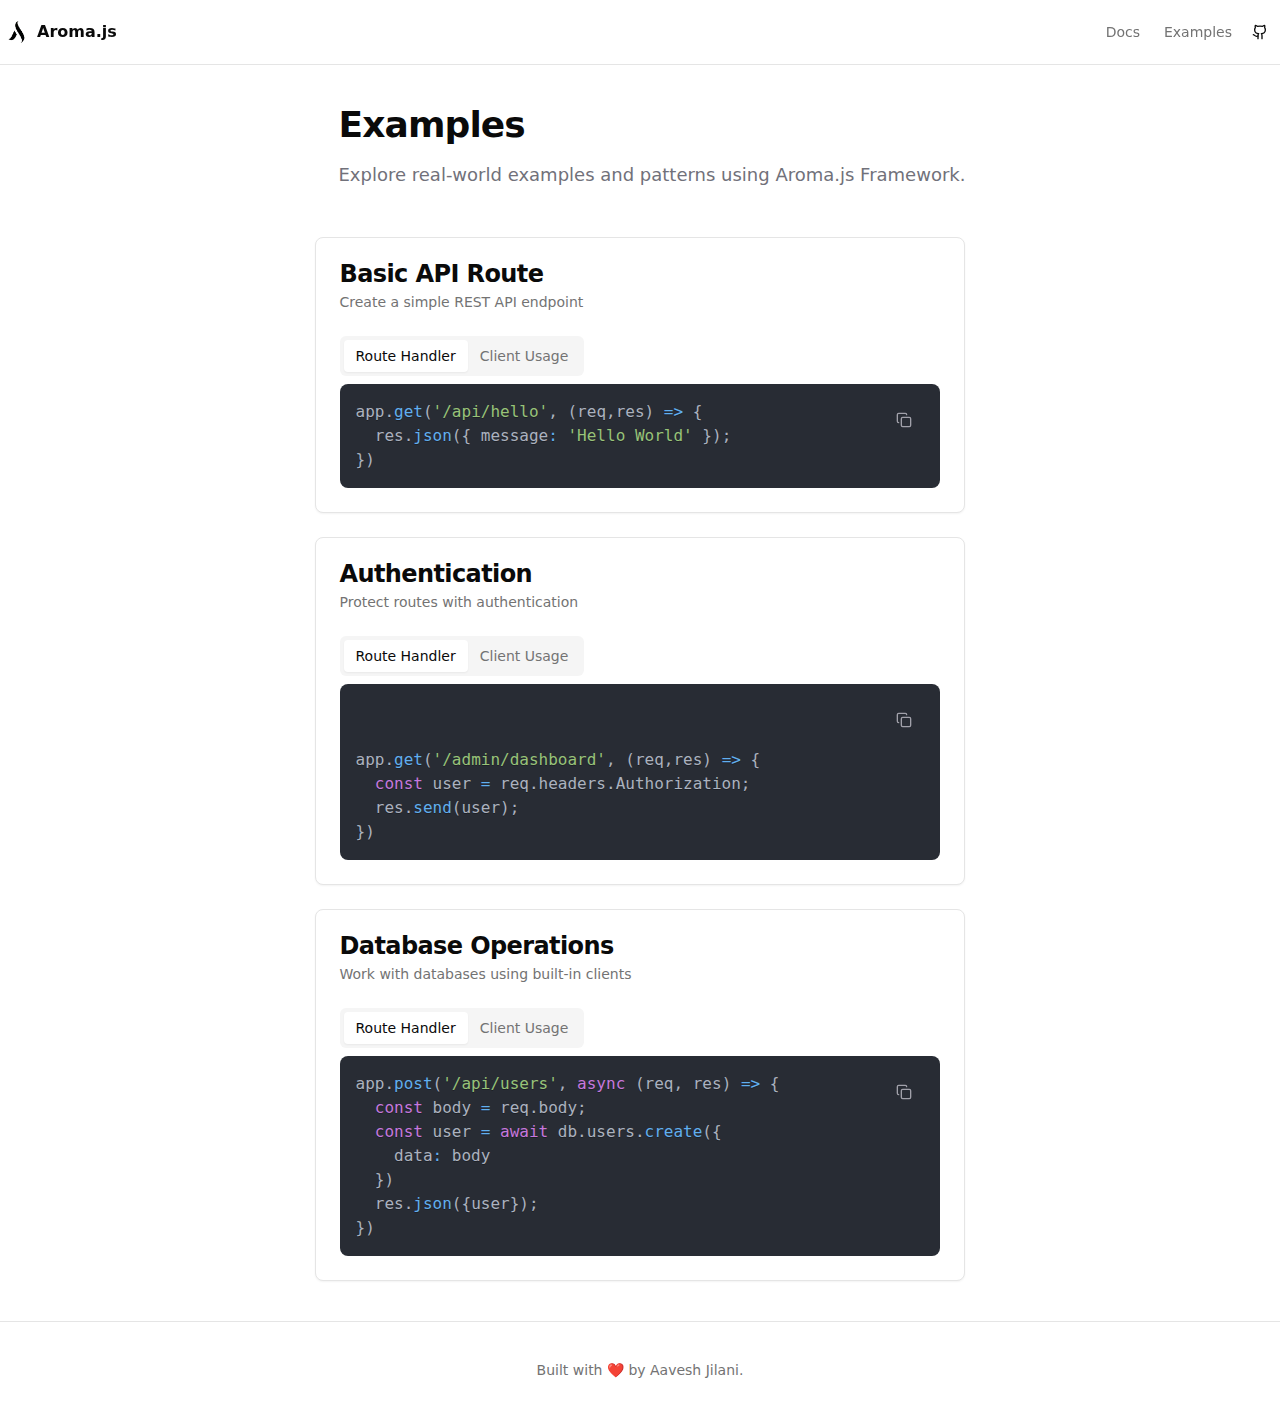
<file: examples/index.html>
<!DOCTYPE html><html lang="en"><head><meta charSet="utf-8"/><meta name="viewport" content="width=device-width, initial-scale=1"/><link rel="preload" as="image" href="/logo.png"/><link rel="stylesheet" href="/_next/static/css/d4cb76ff716f77a7.css" data-precedence="next"/><link rel="preload" as="script" fetchPriority="low" href="/_next/static/chunks/webpack-59963277a198d9ab.js"/><script src="/_next/static/chunks/fd9d1056-dd8f11ebd172ad60.js" async=""></script><script src="/_next/static/chunks/117-e595ce7bb6a0fcb4.js" async=""></script><script src="/_next/static/chunks/main-app-7e59eff126193fbf.js" async=""></script><script src="/_next/static/chunks/203-2b2c3ec5fa854a45.js" async=""></script><script src="/_next/static/chunks/389-5d44c9bd3e72235b.js" async=""></script><script src="/_next/static/chunks/app/examples/page-9735297e8f6ea4fe.js" async=""></script><script src="/_next/static/chunks/648-7132e6d3a7cc85e5.js" async=""></script><script src="/_next/static/chunks/390-fa04dcde2755628e.js" async=""></script><script src="/_next/static/chunks/app/layout-1022804b10b985f0.js" async=""></script><title>Aroma.js</title><link rel="icon" type="image/png" href="logo.png"/><meta name="description" content="A lightweight, feature-rich, and developer-friendly web framework to build modern applications with ease."/><meta name="generator" content="v0.dev"/><script src="/_next/static/chunks/polyfills-42372ed130431b0a.js" noModule=""></script></head><body class="min-h-screen bg-background font-sans antialiased __className_d65c78"><div class="relative flex min-h-screen flex-col"><header class="sticky top-0 z-50 w-full border-b bg-background/95 backdrop-blur supports-[backdrop-filter]:bg-background/60"><div class="container flex h-16 items-center"><button class="inline-flex items-center justify-center gap-2 whitespace-nowrap rounded-md text-sm font-medium ring-offset-background transition-colors focus-visible:outline-none focus-visible:ring-2 focus-visible:ring-ring focus-visible:ring-offset-2 disabled:pointer-events-none disabled:opacity-50 [&amp;_svg]:pointer-events-none [&amp;_svg]:size-4 [&amp;_svg]:shrink-0 hover:bg-accent hover:text-accent-foreground h-10 w-10 mr-2 md:hidden" type="button" aria-haspopup="dialog" aria-expanded="false" aria-controls="radix-:R5kq:" data-state="closed"><svg xmlns="http://www.w3.org/2000/svg" width="24" height="24" viewBox="0 0 24 24" fill="none" stroke="currentColor" stroke-width="2" stroke-linecap="round" stroke-linejoin="round" class="lucide lucide-menu h-5 w-5"><line x1="4" x2="20" y1="12" y2="12"></line><line x1="4" x2="20" y1="6" y2="6"></line><line x1="4" x2="20" y1="18" y2="18"></line></svg><span class="sr-only">Toggle menu</span></button><a class="mr-6 flex items-center space-x-2" style="margin-left:5px" href="/"><div class="h-6 w-6 "><img src="/logo.png"/></div><span class="font-bold">Aroma.js</span></a><div class="flex flex-1 items-center justify-between space-x-2 md:justify-end"><nav class="hidden md:flex items-center space-x-6"><a class="text-sm font-medium transition-colors hover:text-[#4169E1] text-muted-foreground" href="/docs/">Docs</a><a class="text-sm font-medium transition-colors hover:text-[#4169E1] text-muted-foreground" href="/examples/">Examples</a></nav><div class="flex items-center space-x-2"><button class="inline-flex items-center justify-center gap-2 whitespace-nowrap rounded-md text-sm font-medium ring-offset-background transition-colors focus-visible:outline-none focus-visible:ring-2 focus-visible:ring-ring focus-visible:ring-offset-2 disabled:pointer-events-none disabled:opacity-50 [&amp;_svg]:pointer-events-none [&amp;_svg]:size-4 [&amp;_svg]:shrink-0 hover:bg-accent hover:text-accent-foreground h-10 w-10"><a target="_blank" rel="noopener noreferrer" href="https://github.com/aaveshdev/aroma.js"><svg xmlns="http://www.w3.org/2000/svg" width="24" height="24" viewBox="0 0 24 24" fill="none" stroke="currentColor" stroke-width="2" stroke-linecap="round" stroke-linejoin="round" class="lucide lucide-github h-5 w-5"><path d="M15 22v-4a4.8 4.8 0 0 0-1-3.5c3 0 6-2 6-5.5.08-1.25-.27-2.48-1-3.5.28-1.15.28-2.35 0-3.5 0 0-1 0-3 1.5-2.64-.5-5.36-.5-8 0C6 2 5 2 5 2c-.3 1.15-.3 2.35 0 3.5A5.403 5.403 0 0 0 4 9c0 3.5 3 5.5 6 5.5-.39.49-.68 1.05-.85 1.65-.17.6-.22 1.23-.15 1.85v4"></path><path d="M9 18c-4.51 2-5-2-7-2"></path></svg></a></button></div></div></div></header><main class="flex-1"><div class="container py-10 flex justify-center"><div class="mx-auto max-w-5xl space-y-12"><div class="pl-4 sm:pl-6"><h1 class="text-4xl font-bold tracking-tight">Examples</h1><p class="mt-4 text-lg text-zinc-500 dark:text-zinc-400">Explore real-world examples and patterns using Aroma.js Framework.</p></div><div class="grid gap-6"><div class="rounded-lg border bg-card text-card-foreground shadow-sm"><div class="flex flex-col space-y-1.5 p-6"><div class="text-2xl font-semibold leading-none tracking-tight">Basic API Route</div><div class="text-sm text-muted-foreground">Create a simple REST API endpoint</div></div><div class="p-6 pt-0"><div dir="ltr" data-orientation="horizontal"><div role="tablist" aria-orientation="horizontal" class="inline-flex h-10 items-center justify-center rounded-md bg-muted p-1 text-muted-foreground" tabindex="-1" data-orientation="horizontal" style="outline:none"><button type="button" role="tab" aria-selected="true" aria-controls="radix-:Rj9uukq:-content-route" data-state="active" id="radix-:Rj9uukq:-trigger-route" class="inline-flex items-center justify-center whitespace-nowrap rounded-sm px-3 py-1.5 text-sm font-medium ring-offset-background transition-all focus-visible:outline-none focus-visible:ring-2 focus-visible:ring-ring focus-visible:ring-offset-2 disabled:pointer-events-none disabled:opacity-50 data-[state=active]:bg-background data-[state=active]:text-foreground data-[state=active]:shadow-sm" tabindex="-1" data-orientation="horizontal" data-radix-collection-item="">Route Handler</button><button type="button" role="tab" aria-selected="false" aria-controls="radix-:Rj9uukq:-content-client" data-state="inactive" id="radix-:Rj9uukq:-trigger-client" class="inline-flex items-center justify-center whitespace-nowrap rounded-sm px-3 py-1.5 text-sm font-medium ring-offset-background transition-all focus-visible:outline-none focus-visible:ring-2 focus-visible:ring-ring focus-visible:ring-offset-2 disabled:pointer-events-none disabled:opacity-50 data-[state=active]:bg-background data-[state=active]:text-foreground data-[state=active]:shadow-sm" tabindex="-1" data-orientation="horizontal" data-radix-collection-item="">Client Usage</button></div><div data-state="active" data-orientation="horizontal" role="tabpanel" aria-labelledby="radix-:Rj9uukq:-trigger-route" id="radix-:Rj9uukq:-content-route" tabindex="0" class="mt-2 ring-offset-background focus-visible:outline-none focus-visible:ring-2 focus-visible:ring-ring focus-visible:ring-offset-2" style="animation-duration:0s"><div class="relative"><div class="relative rounded-lg bg-zinc-950 p-4 w-[350px] sm:w-auto overflow-x-auto" style="background-color:rgb(40, 44, 52)"><button class="inline-flex items-center justify-center gap-2 whitespace-nowrap rounded-md text-sm font-medium ring-offset-background transition-colors focus-visible:outline-none focus-visible:ring-2 focus-visible:ring-ring focus-visible:ring-offset-2 disabled:pointer-events-none disabled:opacity-50 [&amp;_svg]:pointer-events-none [&amp;_svg]:size-4 [&amp;_svg]:shrink-0 hover:bg-accent h-10 w-10 absolute right-4 top-4 text-zinc-400 hover:text-zinc-100"><svg xmlns="http://www.w3.org/2000/svg" width="24" height="24" viewBox="0 0 24 24" fill="none" stroke="currentColor" stroke-width="2" stroke-linecap="round" stroke-linejoin="round" class="lucide lucide-copy h-4 w-4"><rect width="14" height="14" x="8" y="8" rx="2" ry="2"></rect><path d="M4 16c-1.1 0-2-.9-2-2V4c0-1.1.9-2 2-2h10c1.1 0 2 .9 2 2"></path></svg></button><pre style="background:transparent;color:hsl(220, 14%, 71%);text-shadow:0 1px rgba(0, 0, 0, 0.3);font-family:&quot;Fira Code&quot;, &quot;Fira Mono&quot;, Menlo, Consolas, &quot;DejaVu Sans Mono&quot;, monospace;direction:ltr;text-align:left;white-space:pre;word-spacing:normal;word-break:normal;line-height:1.5;-moz-tab-size:2;-o-tab-size:2;tab-size:2;-webkit-hyphens:none;-moz-hyphens:none;-ms-hyphens:none;hyphens:none;padding:0;margin:0;overflow:auto;border-radius:0.3em;overflow-x:auto"><code class="language-typescript" style="white-space:pre;background:hsl(220, 13%, 18%);color:hsl(220, 14%, 71%);text-shadow:0 1px rgba(0, 0, 0, 0.3);font-family:&quot;Fira Code&quot;, &quot;Fira Mono&quot;, Menlo, Consolas, &quot;DejaVu Sans Mono&quot;, monospace;direction:ltr;text-align:left;word-spacing:normal;word-break:normal;line-height:1.5;-moz-tab-size:2;-o-tab-size:2;tab-size:2;-webkit-hyphens:none;-moz-hyphens:none;-ms-hyphens:none;hyphens:none"><span>app</span><span class="token" style="color:hsl(220, 14%, 71%)">.</span><span class="token method property-access" style="color:hsl(207, 82%, 66%)">get</span><span class="token" style="color:hsl(220, 14%, 71%)">(</span><span class="token" style="color:hsl(95, 38%, 62%)">&#x27;/api/hello&#x27;</span><span class="token" style="color:hsl(220, 14%, 71%)">,</span><span> </span><span class="token" style="color:hsl(220, 14%, 71%)">(</span><span>req</span><span class="token" style="color:hsl(220, 14%, 71%)">,</span><span>res</span><span class="token" style="color:hsl(220, 14%, 71%)">)</span><span> </span><span class="token arrow" style="color:hsl(207, 82%, 66%)">=&gt;</span><span> </span><span class="token" style="color:hsl(220, 14%, 71%)">{</span><span>
</span><span>  res</span><span class="token" style="color:hsl(220, 14%, 71%)">.</span><span class="token method property-access" style="color:hsl(207, 82%, 66%)">json</span><span class="token" style="color:hsl(220, 14%, 71%)">(</span><span class="token" style="color:hsl(220, 14%, 71%)">{</span><span> message</span><span class="token" style="color:hsl(207, 82%, 66%)">:</span><span> </span><span class="token" style="color:hsl(95, 38%, 62%)">&#x27;Hello World&#x27;</span><span> </span><span class="token" style="color:hsl(220, 14%, 71%)">}</span><span class="token" style="color:hsl(220, 14%, 71%)">)</span><span class="token" style="color:hsl(220, 14%, 71%)">;</span><span>
</span><span></span><span class="token" style="color:hsl(220, 14%, 71%)">}</span><span class="token" style="color:hsl(220, 14%, 71%)">)</span></code></pre></div></div></div><div data-state="inactive" data-orientation="horizontal" role="tabpanel" aria-labelledby="radix-:Rj9uukq:-trigger-client" hidden="" id="radix-:Rj9uukq:-content-client" tabindex="0" class="mt-2 ring-offset-background focus-visible:outline-none focus-visible:ring-2 focus-visible:ring-ring focus-visible:ring-offset-2"></div></div></div></div><div class="rounded-lg border bg-card text-card-foreground shadow-sm"><div class="flex flex-col space-y-1.5 p-6"><div class="text-2xl font-semibold leading-none tracking-tight">Authentication</div><div class="text-sm text-muted-foreground">Protect routes with authentication</div></div><div class="p-6 pt-0"><div dir="ltr" data-orientation="horizontal"><div role="tablist" aria-orientation="horizontal" class="inline-flex h-10 items-center justify-center rounded-md bg-muted p-1 text-muted-foreground" tabindex="-1" data-orientation="horizontal" style="outline:none"><button type="button" role="tab" aria-selected="true" aria-controls="radix-:Rl9uukq:-content-route" data-state="active" id="radix-:Rl9uukq:-trigger-route" class="inline-flex items-center justify-center whitespace-nowrap rounded-sm px-3 py-1.5 text-sm font-medium ring-offset-background transition-all focus-visible:outline-none focus-visible:ring-2 focus-visible:ring-ring focus-visible:ring-offset-2 disabled:pointer-events-none disabled:opacity-50 data-[state=active]:bg-background data-[state=active]:text-foreground data-[state=active]:shadow-sm" tabindex="-1" data-orientation="horizontal" data-radix-collection-item="">Route Handler</button><button type="button" role="tab" aria-selected="false" aria-controls="radix-:Rl9uukq:-content-client" data-state="inactive" id="radix-:Rl9uukq:-trigger-client" class="inline-flex items-center justify-center whitespace-nowrap rounded-sm px-3 py-1.5 text-sm font-medium ring-offset-background transition-all focus-visible:outline-none focus-visible:ring-2 focus-visible:ring-ring focus-visible:ring-offset-2 disabled:pointer-events-none disabled:opacity-50 data-[state=active]:bg-background data-[state=active]:text-foreground data-[state=active]:shadow-sm" tabindex="-1" data-orientation="horizontal" data-radix-collection-item="">Client Usage</button></div><div data-state="active" data-orientation="horizontal" role="tabpanel" aria-labelledby="radix-:Rl9uukq:-trigger-route" id="radix-:Rl9uukq:-content-route" tabindex="0" class="mt-2 ring-offset-background focus-visible:outline-none focus-visible:ring-2 focus-visible:ring-ring focus-visible:ring-offset-2" style="animation-duration:0s"><div class="relative"><div class="relative rounded-lg bg-zinc-950 p-4 w-[350px] sm:w-auto overflow-x-auto" style="background-color:rgb(40, 44, 52)"><button class="inline-flex items-center justify-center gap-2 whitespace-nowrap rounded-md text-sm font-medium ring-offset-background transition-colors focus-visible:outline-none focus-visible:ring-2 focus-visible:ring-ring focus-visible:ring-offset-2 disabled:pointer-events-none disabled:opacity-50 [&amp;_svg]:pointer-events-none [&amp;_svg]:size-4 [&amp;_svg]:shrink-0 hover:bg-accent h-10 w-10 absolute right-4 top-4 text-zinc-400 hover:text-zinc-100"><svg xmlns="http://www.w3.org/2000/svg" width="24" height="24" viewBox="0 0 24 24" fill="none" stroke="currentColor" stroke-width="2" stroke-linecap="round" stroke-linejoin="round" class="lucide lucide-copy h-4 w-4"><rect width="14" height="14" x="8" y="8" rx="2" ry="2"></rect><path d="M4 16c-1.1 0-2-.9-2-2V4c0-1.1.9-2 2-2h10c1.1 0 2 .9 2 2"></path></svg></button><pre style="background:transparent;color:hsl(220, 14%, 71%);text-shadow:0 1px rgba(0, 0, 0, 0.3);font-family:&quot;Fira Code&quot;, &quot;Fira Mono&quot;, Menlo, Consolas, &quot;DejaVu Sans Mono&quot;, monospace;direction:ltr;text-align:left;white-space:pre;word-spacing:normal;word-break:normal;line-height:1.5;-moz-tab-size:2;-o-tab-size:2;tab-size:2;-webkit-hyphens:none;-moz-hyphens:none;-ms-hyphens:none;hyphens:none;padding:0;margin:0;overflow:auto;border-radius:0.3em;overflow-x:auto"><code class="language-typescript" style="white-space:pre;background:hsl(220, 13%, 18%);color:hsl(220, 14%, 71%);text-shadow:0 1px rgba(0, 0, 0, 0.3);font-family:&quot;Fira Code&quot;, &quot;Fira Mono&quot;, Menlo, Consolas, &quot;DejaVu Sans Mono&quot;, monospace;direction:ltr;text-align:left;word-spacing:normal;word-break:normal;line-height:1.5;-moz-tab-size:2;-o-tab-size:2;tab-size:2;-webkit-hyphens:none;-moz-hyphens:none;-ms-hyphens:none;hyphens:none"><span>
</span>
<span>app</span><span class="token" style="color:hsl(220, 14%, 71%)">.</span><span class="token method property-access" style="color:hsl(207, 82%, 66%)">get</span><span class="token" style="color:hsl(220, 14%, 71%)">(</span><span class="token" style="color:hsl(95, 38%, 62%)">&#x27;/admin/dashboard&#x27;</span><span class="token" style="color:hsl(220, 14%, 71%)">,</span><span> </span><span class="token" style="color:hsl(220, 14%, 71%)">(</span><span>req</span><span class="token" style="color:hsl(220, 14%, 71%)">,</span><span>res</span><span class="token" style="color:hsl(220, 14%, 71%)">)</span><span> </span><span class="token arrow" style="color:hsl(207, 82%, 66%)">=&gt;</span><span> </span><span class="token" style="color:hsl(220, 14%, 71%)">{</span><span>
</span><span>  </span><span class="token" style="color:hsl(286, 60%, 67%)">const</span><span> user </span><span class="token" style="color:hsl(207, 82%, 66%)">=</span><span> req</span><span class="token" style="color:hsl(220, 14%, 71%)">.</span><span class="token property-access">headers</span><span class="token" style="color:hsl(220, 14%, 71%)">.</span><span class="token property-access maybe-class-name">Authorization</span><span class="token" style="color:hsl(220, 14%, 71%)">;</span><span>
</span><span>  res</span><span class="token" style="color:hsl(220, 14%, 71%)">.</span><span class="token method property-access" style="color:hsl(207, 82%, 66%)">send</span><span class="token" style="color:hsl(220, 14%, 71%)">(</span><span>user</span><span class="token" style="color:hsl(220, 14%, 71%)">)</span><span class="token" style="color:hsl(220, 14%, 71%)">;</span><span>
</span><span></span><span class="token" style="color:hsl(220, 14%, 71%)">}</span><span class="token" style="color:hsl(220, 14%, 71%)">)</span></code></pre></div></div></div><div data-state="inactive" data-orientation="horizontal" role="tabpanel" aria-labelledby="radix-:Rl9uukq:-trigger-client" hidden="" id="radix-:Rl9uukq:-content-client" tabindex="0" class="mt-2 ring-offset-background focus-visible:outline-none focus-visible:ring-2 focus-visible:ring-ring focus-visible:ring-offset-2"></div></div></div></div><div class="rounded-lg border bg-card text-card-foreground shadow-sm"><div class="flex flex-col space-y-1.5 p-6"><div class="text-2xl font-semibold leading-none tracking-tight">Database Operations</div><div class="text-sm text-muted-foreground">Work with databases using built-in clients</div></div><div class="p-6 pt-0"><div dir="ltr" data-orientation="horizontal"><div role="tablist" aria-orientation="horizontal" class="inline-flex h-10 items-center justify-center rounded-md bg-muted p-1 text-muted-foreground" tabindex="-1" data-orientation="horizontal" style="outline:none"><button type="button" role="tab" aria-selected="true" aria-controls="radix-:Rn9uukq:-content-route" data-state="active" id="radix-:Rn9uukq:-trigger-route" class="inline-flex items-center justify-center whitespace-nowrap rounded-sm px-3 py-1.5 text-sm font-medium ring-offset-background transition-all focus-visible:outline-none focus-visible:ring-2 focus-visible:ring-ring focus-visible:ring-offset-2 disabled:pointer-events-none disabled:opacity-50 data-[state=active]:bg-background data-[state=active]:text-foreground data-[state=active]:shadow-sm" tabindex="-1" data-orientation="horizontal" data-radix-collection-item="">Route Handler</button><button type="button" role="tab" aria-selected="false" aria-controls="radix-:Rn9uukq:-content-client" data-state="inactive" id="radix-:Rn9uukq:-trigger-client" class="inline-flex items-center justify-center whitespace-nowrap rounded-sm px-3 py-1.5 text-sm font-medium ring-offset-background transition-all focus-visible:outline-none focus-visible:ring-2 focus-visible:ring-ring focus-visible:ring-offset-2 disabled:pointer-events-none disabled:opacity-50 data-[state=active]:bg-background data-[state=active]:text-foreground data-[state=active]:shadow-sm" tabindex="-1" data-orientation="horizontal" data-radix-collection-item="">Client Usage</button></div><div data-state="active" data-orientation="horizontal" role="tabpanel" aria-labelledby="radix-:Rn9uukq:-trigger-route" id="radix-:Rn9uukq:-content-route" tabindex="0" class="mt-2 ring-offset-background focus-visible:outline-none focus-visible:ring-2 focus-visible:ring-ring focus-visible:ring-offset-2" style="animation-duration:0s"><div class="relative"><div class="relative rounded-lg bg-zinc-950 p-4 w-[350px] sm:w-auto overflow-x-auto" style="background-color:rgb(40, 44, 52)"><button class="inline-flex items-center justify-center gap-2 whitespace-nowrap rounded-md text-sm font-medium ring-offset-background transition-colors focus-visible:outline-none focus-visible:ring-2 focus-visible:ring-ring focus-visible:ring-offset-2 disabled:pointer-events-none disabled:opacity-50 [&amp;_svg]:pointer-events-none [&amp;_svg]:size-4 [&amp;_svg]:shrink-0 hover:bg-accent h-10 w-10 absolute right-4 top-4 text-zinc-400 hover:text-zinc-100"><svg xmlns="http://www.w3.org/2000/svg" width="24" height="24" viewBox="0 0 24 24" fill="none" stroke="currentColor" stroke-width="2" stroke-linecap="round" stroke-linejoin="round" class="lucide lucide-copy h-4 w-4"><rect width="14" height="14" x="8" y="8" rx="2" ry="2"></rect><path d="M4 16c-1.1 0-2-.9-2-2V4c0-1.1.9-2 2-2h10c1.1 0 2 .9 2 2"></path></svg></button><pre style="background:transparent;color:hsl(220, 14%, 71%);text-shadow:0 1px rgba(0, 0, 0, 0.3);font-family:&quot;Fira Code&quot;, &quot;Fira Mono&quot;, Menlo, Consolas, &quot;DejaVu Sans Mono&quot;, monospace;direction:ltr;text-align:left;white-space:pre;word-spacing:normal;word-break:normal;line-height:1.5;-moz-tab-size:2;-o-tab-size:2;tab-size:2;-webkit-hyphens:none;-moz-hyphens:none;-ms-hyphens:none;hyphens:none;padding:0;margin:0;overflow:auto;border-radius:0.3em;overflow-x:auto"><code class="language-typescript" style="white-space:pre;background:hsl(220, 13%, 18%);color:hsl(220, 14%, 71%);text-shadow:0 1px rgba(0, 0, 0, 0.3);font-family:&quot;Fira Code&quot;, &quot;Fira Mono&quot;, Menlo, Consolas, &quot;DejaVu Sans Mono&quot;, monospace;direction:ltr;text-align:left;word-spacing:normal;word-break:normal;line-height:1.5;-moz-tab-size:2;-o-tab-size:2;tab-size:2;-webkit-hyphens:none;-moz-hyphens:none;-ms-hyphens:none;hyphens:none"><span>app</span><span class="token" style="color:hsl(220, 14%, 71%)">.</span><span class="token method property-access" style="color:hsl(207, 82%, 66%)">post</span><span class="token" style="color:hsl(220, 14%, 71%)">(</span><span class="token" style="color:hsl(95, 38%, 62%)">&#x27;/api/users&#x27;</span><span class="token" style="color:hsl(220, 14%, 71%)">,</span><span> </span><span class="token" style="color:hsl(286, 60%, 67%)">async</span><span> </span><span class="token" style="color:hsl(220, 14%, 71%)">(</span><span>req</span><span class="token" style="color:hsl(220, 14%, 71%)">,</span><span> res</span><span class="token" style="color:hsl(220, 14%, 71%)">)</span><span> </span><span class="token arrow" style="color:hsl(207, 82%, 66%)">=&gt;</span><span> </span><span class="token" style="color:hsl(220, 14%, 71%)">{</span><span>
</span><span>  </span><span class="token" style="color:hsl(286, 60%, 67%)">const</span><span> body </span><span class="token" style="color:hsl(207, 82%, 66%)">=</span><span> req</span><span class="token" style="color:hsl(220, 14%, 71%)">.</span><span class="token property-access">body</span><span class="token" style="color:hsl(220, 14%, 71%)">;</span><span>
</span><span>  </span><span class="token" style="color:hsl(286, 60%, 67%)">const</span><span> user </span><span class="token" style="color:hsl(207, 82%, 66%)">=</span><span> </span><span class="token control-flow" style="color:hsl(286, 60%, 67%)">await</span><span> db</span><span class="token" style="color:hsl(220, 14%, 71%)">.</span><span class="token property-access">users</span><span class="token" style="color:hsl(220, 14%, 71%)">.</span><span class="token method property-access" style="color:hsl(207, 82%, 66%)">create</span><span class="token" style="color:hsl(220, 14%, 71%)">(</span><span class="token" style="color:hsl(220, 14%, 71%)">{</span><span>
</span><span>    data</span><span class="token" style="color:hsl(207, 82%, 66%)">:</span><span> body
</span><span>  </span><span class="token" style="color:hsl(220, 14%, 71%)">}</span><span class="token" style="color:hsl(220, 14%, 71%)">)</span><span>
</span><span>  res</span><span class="token" style="color:hsl(220, 14%, 71%)">.</span><span class="token method property-access" style="color:hsl(207, 82%, 66%)">json</span><span class="token" style="color:hsl(220, 14%, 71%)">(</span><span class="token" style="color:hsl(220, 14%, 71%)">{</span><span>user</span><span class="token" style="color:hsl(220, 14%, 71%)">}</span><span class="token" style="color:hsl(220, 14%, 71%)">)</span><span class="token" style="color:hsl(220, 14%, 71%)">;</span><span>
</span><span></span><span class="token" style="color:hsl(220, 14%, 71%)">}</span><span class="token" style="color:hsl(220, 14%, 71%)">)</span></code></pre></div></div></div><div data-state="inactive" data-orientation="horizontal" role="tabpanel" aria-labelledby="radix-:Rn9uukq:-trigger-client" hidden="" id="radix-:Rn9uukq:-content-client" tabindex="0" class="mt-2 ring-offset-background focus-visible:outline-none focus-visible:ring-2 focus-visible:ring-ring focus-visible:ring-offset-2"></div></div></div></div></div></div></div></main><footer class="border-t py-6 md:py-0"><div class="container flex flex-row items-center content-center justify-between gap-4 md:h-24 md:flex-row"><p class="text-center text-sm leading-loose text-muted-foreground md:text-left" style="width:100%;display:flex;justify-content:center">Built with ❤️ by Aavesh Jilani.</p></div></footer></div><script src="/_next/static/chunks/webpack-59963277a198d9ab.js" async=""></script><script>(self.__next_f=self.__next_f||[]).push([0]);self.__next_f.push([2,null])</script><script>self.__next_f.push([1,"1:HL[\"/_next/static/css/d4cb76ff716f77a7.css\",\"style\"]\n"])</script><script>self.__next_f.push([1,"2:I[12846,[],\"\"]\n4:I[61040,[\"203\",\"static/chunks/203-2b2c3ec5fa854a45.js\",\"389\",\"static/chunks/389-5d44c9bd3e72235b.js\",\"668\",\"static/chunks/app/examples/page-9735297e8f6ea4fe.js\"],\"Tabs\"]\n5:I[61040,[\"203\",\"static/chunks/203-2b2c3ec5fa854a45.js\",\"389\",\"static/chunks/389-5d44c9bd3e72235b.js\",\"668\",\"static/chunks/app/examples/page-9735297e8f6ea4fe.js\"],\"TabsList\"]\n6:I[61040,[\"203\",\"static/chunks/203-2b2c3ec5fa854a45.js\",\"389\",\"static/chunks/389-5d44c9bd3e72235b.js\",\"668\",\"static/chunks/app/examples/page-9735297e8f6ea4fe.js\"],\"TabsTrigger\"]\n7:I[61040,[\"203\",\"static/chunks/203-2b2c3ec5fa854a45.js\",\"389\",\"static/chunks/389-5d44c9bd3e72235b.js\",\"668\",\"static/chunks/app/examples/page-9735297e8f6ea4fe.js\"],\"TabsContent\"]\n8:I[92129,[\"203\",\"static/chunks/203-2b2c3ec5fa854a45.js\",\"389\",\"static/chunks/389-5d44c9bd3e72235b.js\",\"668\",\"static/chunks/app/examples/page-9735297e8f6ea4fe.js\"],\"CodeBlock\"]\n9:I[4707,[],\"\"]\na:I[36423,[],\"\"]\nb:I[68825,[\"203\",\"static/chunks/203-2b2c3ec5fa854a45.js\",\"648\",\"static/chunks/648-7132e6d3a7cc85e5.js\",\"390\",\"static/chunks/390-fa04dcde2755628e.js\",\"185\",\"static/chunks/app/layout-1022804b10b985f0.js\"],\"SiteHeader\"]\nd:I[61060,[],\"\"]\ne:[]\n"])</script><script>self.__next_f.push([1,"0:[\"$\",\"$L2\",null,{\"buildId\":\"CI7uFtIVtjmkbFXRELIWd\",\"assetPrefix\":\"\",\"urlParts\":[\"\",\"examples\",\"\"],\"initialTree\":[\"\",{\"children\":[\"examples\",{\"children\":[\"__PAGE__\",{}]}]},\"$undefined\",\"$undefined\",true],\"initialSeedData\":[\"\",{\"children\":[\"examples\",{\"children\":[\"__PAGE__\",{},[[\"$L3\",[\"$\",\"div\",null,{\"className\":\"container py-10 flex justify-center\",\"children\":[\"$\",\"div\",null,{\"className\":\"mx-auto max-w-5xl space-y-12\",\"children\":[[\"$\",\"div\",null,{\"className\":\"pl-4 sm:pl-6\",\"children\":[[\"$\",\"h1\",null,{\"className\":\"text-4xl font-bold tracking-tight\",\"children\":\"Examples\"}],[\"$\",\"p\",null,{\"className\":\"mt-4 text-lg text-zinc-500 dark:text-zinc-400\",\"children\":\"Explore real-world examples and patterns using Aroma.js Framework.\"}]]}],[\"$\",\"div\",null,{\"className\":\"grid gap-6\",\"children\":[[\"$\",\"div\",null,{\"className\":\"rounded-lg border bg-card text-card-foreground shadow-sm\",\"children\":[[\"$\",\"div\",null,{\"className\":\"flex flex-col space-y-1.5 p-6\",\"children\":[[\"$\",\"div\",null,{\"className\":\"text-2xl font-semibold leading-none tracking-tight\",\"children\":\"Basic API Route\"}],[\"$\",\"div\",null,{\"className\":\"text-sm text-muted-foreground\",\"children\":\"Create a simple REST API endpoint\"}]]}],[\"$\",\"div\",null,{\"className\":\"p-6 pt-0\",\"children\":[\"$\",\"$L4\",null,{\"defaultValue\":\"route\",\"children\":[[\"$\",\"$L5\",null,{\"children\":[[\"$\",\"$L6\",null,{\"value\":\"route\",\"children\":\"Route Handler\"}],[\"$\",\"$L6\",null,{\"value\":\"client\",\"children\":\"Client Usage\"}]]}],[\"$\",\"$L7\",null,{\"value\":\"route\",\"children\":[\"$\",\"$L8\",null,{\"code\":\"app.get('/api/hello', (req,res) =\u003e {\\n  res.json({ message: 'Hello World' });\\n})\",\"language\":\"typescript\"}]}],[\"$\",\"$L7\",null,{\"value\":\"client\",\"children\":[\"$\",\"$L8\",null,{\"code\":\"const res = await fetch('/api/hello')\\nconst data = await res.json()\\nconsole.log(data.message) // Hello World\",\"language\":\"typescript\"}]}]]}]}]]}],[\"$\",\"div\",null,{\"className\":\"rounded-lg border bg-card text-card-foreground shadow-sm\",\"children\":[[\"$\",\"div\",null,{\"className\":\"flex flex-col space-y-1.5 p-6\",\"children\":[[\"$\",\"div\",null,{\"className\":\"text-2xl font-semibold leading-none tracking-tight\",\"children\":\"Authentication\"}],[\"$\",\"div\",null,{\"className\":\"text-sm text-muted-foreground\",\"children\":\"Protect routes with authentication\"}]]}],[\"$\",\"div\",null,{\"className\":\"p-6 pt-0\",\"children\":[\"$\",\"$L4\",null,{\"defaultValue\":\"route\",\"children\":[[\"$\",\"$L5\",null,{\"children\":[[\"$\",\"$L6\",null,{\"value\":\"route\",\"children\":\"Route Handler\"}],[\"$\",\"$L6\",null,{\"value\":\"client\",\"children\":\"Client Usage\"}]]}],[\"$\",\"$L7\",null,{\"value\":\"route\",\"children\":[\"$\",\"$L8\",null,{\"code\":\"\\n\\napp.get('/admin/dashboard', (req,res) =\u003e {\\n  const user = req.headers.Authorization;\\n  res.send(user);\\n})\",\"language\":\"typescript\"}]}],[\"$\",\"$L7\",null,{\"value\":\"client\",\"children\":[\"$\",\"$L8\",null,{\"code\":\"const res = await fetch('/admin/dashboard', {\\n  headers: {\\n    'Authorization': 'Bearer ' + token\\n  }\\n})\",\"language\":\"typescript\"}]}]]}]}]]}],[\"$\",\"div\",null,{\"className\":\"rounded-lg border bg-card text-card-foreground shadow-sm\",\"children\":[[\"$\",\"div\",null,{\"className\":\"flex flex-col space-y-1.5 p-6\",\"children\":[[\"$\",\"div\",null,{\"className\":\"text-2xl font-semibold leading-none tracking-tight\",\"children\":\"Database Operations\"}],[\"$\",\"div\",null,{\"className\":\"text-sm text-muted-foreground\",\"children\":\"Work with databases using built-in clients\"}]]}],[\"$\",\"div\",null,{\"className\":\"p-6 pt-0\",\"children\":[\"$\",\"$L4\",null,{\"defaultValue\":\"route\",\"children\":[[\"$\",\"$L5\",null,{\"children\":[[\"$\",\"$L6\",null,{\"value\":\"route\",\"children\":\"Route Handler\"}],[\"$\",\"$L6\",null,{\"value\":\"client\",\"children\":\"Client Usage\"}]]}],[\"$\",\"$L7\",null,{\"value\":\"route\",\"children\":[\"$\",\"$L8\",null,{\"code\":\"app.post('/api/users', async (req, res) =\u003e {\\n  const body = req.body;\\n  const user = await db.users.create({\\n    data: body\\n  })\\n  res.json({user});\\n})\",\"language\":\"typescript\"}]}],[\"$\",\"$L7\",null,{\"value\":\"client\",\"children\":[\"$\",\"$L8\",null,{\"code\":\"const user = await fetch('/api/users', {\\n  method: 'POST',\\n  body: JSON.stringify({\\n    name: 'John Doe',\\n    email: 'john@example.com'\\n  })\\n}).then(r =\u003e r.json())\",\"language\":\"typescript\"}]}]]}]}]]}]]}]]}]}],null],null],null]},[null,[\"$\",\"$L9\",null,{\"parallelRouterKey\":\"children\",\"segmentPath\":[\"children\",\"examples\",\"children\"],\"error\":\"$undefined\",\"errorStyles\":\"$undefined\",\"errorScripts\":\"$undefined\",\"template\":[\"$\",\"$La\",null,{}],\"templateStyles\":\"$undefined\",\"templateScripts\":\"$undefined\",\"notFound\":\"$undefined\",\"notFoundStyles\":\"$undefined\"}]],null]},[[[[\"$\",\"link\",\"0\",{\"rel\":\"stylesheet\",\"href\":\"/_next/static/css/d4cb76ff716f77a7.css\",\"precedence\":\"next\",\"crossOrigin\":\"$undefined\"}]],[\"$\",\"html\",null,{\"lang\":\"en\",\"suppressHydrationWarning\":true,\"children\":[[\"$\",\"head\",null,{\"children\":[[\"$\",\"title\",null,{\"children\":\"Aroma.js\"}],[\"$\",\"link\",null,{\"rel\":\"icon\",\"type\":\"image/png\",\"href\":\"logo.png\"}],[\"$\",\"meta\",null,{\"name\":\"description\",\"content\":\"A lightweight, feature-rich, and developer-friendly web framework to build modern applications with ease.\"}]]}],[\"$\",\"body\",null,{\"className\":\"min-h-screen bg-background font-sans antialiased __className_d65c78\",\"children\":[\"$\",\"div\",null,{\"className\":\"relative flex min-h-screen flex-col\",\"children\":[[\"$\",\"$Lb\",null,{}],[\"$\",\"main\",null,{\"className\":\"flex-1\",\"children\":[\"$\",\"$L9\",null,{\"parallelRouterKey\":\"children\",\"segmentPath\":[\"children\"],\"error\":\"$undefined\",\"errorStyles\":\"$undefined\",\"errorScripts\":\"$undefined\",\"template\":[\"$\",\"$La\",null,{}],\"templateStyles\":\"$undefined\",\"templateScripts\":\"$undefined\",\"notFound\":[[\"$\",\"title\",null,{\"children\":\"404: This page could not be found.\"}],[\"$\",\"div\",null,{\"style\":{\"fontFamily\":\"system-ui,\\\"Segoe UI\\\",Roboto,Helvetica,Arial,sans-serif,\\\"Apple Color Emoji\\\",\\\"Segoe UI Emoji\\\"\",\"height\":\"100vh\",\"textAlign\":\"center\",\"display\":\"flex\",\"flexDirection\":\"column\",\"alignItems\":\"center\",\"justifyContent\":\"center\"},\"children\":[\"$\",\"div\",null,{\"children\":[[\"$\",\"style\",null,{\"dangerouslySetInnerHTML\":{\"__html\":\"body{color:#000;background:#fff;margin:0}.next-error-h1{border-right:1px solid rgba(0,0,0,.3)}@media (prefers-color-scheme:dark){body{color:#fff;background:#000}.next-error-h1{border-right:1px solid rgba(255,255,255,.3)}}\"}}],[\"$\",\"h1\",null,{\"className\":\"next-error-h1\",\"style\":{\"display\":\"inline-block\",\"margin\":\"0 20px 0 0\",\"padding\":\"0 23px 0 0\",\"fontSize\":24,\"fontWeight\":500,\"verticalAlign\":\"top\",\"lineHeight\":\"49px\"},\"children\":\"404\"}],[\"$\",\"div\",null,{\"style\":{\"display\":\"inline-block\"},\"children\":[\"$\",\"h2\",null,{\"style\":{\"fontSize\":14,\"fontWeight\":400,\"lineHeight\":\"49px\",\"margin\":0},\"children\":\"This page could not be found.\"}]}]]}]}]],\"notFoundStyles\":[]}]}],[\"$\",\"footer\",null,{\"className\":\"border-t py-6 md:py-0\",\"children\":[\"$\",\"div\",null,{\"className\":\"container flex flex-row items-center content-center justify-between gap-4 md:h-24 md:flex-row\",\"children\":[\"$\",\"p\",null,{\"className\":\"text-center text-sm leading-loose text-muted-foreground md:text-left\",\"style\":{\"width\":\"100%\",\"display\":\"flex\",\"justifyContent\":\"center\"},\"children\":\"Built with ❤️ by Aavesh Jilani.\"}]}]}]]}]}]]}]],null],null],\"couldBeIntercepted\":false,\"initialHead\":[null,\"$Lc\"],\"globalErrorComponent\":\"$d\",\"missingSlots\":\"$We\"}]\n"])</script><script>self.__next_f.push([1,"c:[[\"$\",\"meta\",\"0\",{\"name\":\"viewport\",\"content\":\"width=device-width, initial-scale=1\"}],[\"$\",\"meta\",\"1\",{\"charSet\":\"utf-8\"}],[\"$\",\"meta\",\"2\",{\"name\":\"generator\",\"content\":\"v0.dev\"}]]\n3:null\n"])</script></body></html>
</file>
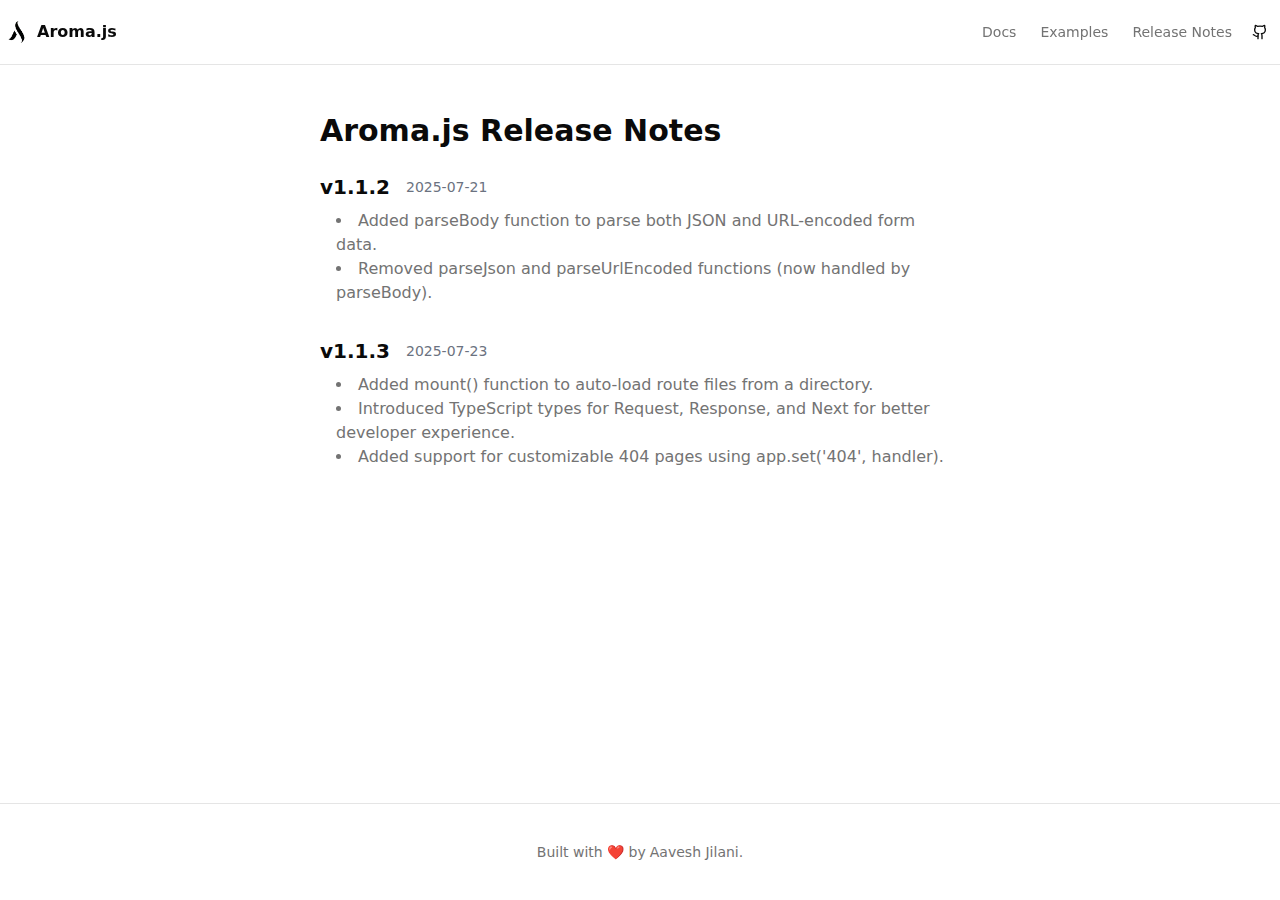
<file: release-notes/index.html>
<!DOCTYPE html><html lang="en"><head><meta charSet="utf-8"/><meta name="viewport" content="width=device-width, initial-scale=1"/><link rel="preload" as="image" href="/logo.png"/><link rel="stylesheet" href="/_next/static/css/d8f0c947b0df63c3.css" data-precedence="next"/><link rel="preload" as="script" fetchPriority="low" href="/_next/static/chunks/webpack-59963277a198d9ab.js"/><script src="/_next/static/chunks/fd9d1056-dd8f11ebd172ad60.js" async=""></script><script src="/_next/static/chunks/117-e595ce7bb6a0fcb4.js" async=""></script><script src="/_next/static/chunks/main-app-7e59eff126193fbf.js" async=""></script><script src="/_next/static/chunks/203-2b2c3ec5fa854a45.js" async=""></script><script src="/_next/static/chunks/648-7132e6d3a7cc85e5.js" async=""></script><script src="/_next/static/chunks/390-fa04dcde2755628e.js" async=""></script><script src="/_next/static/chunks/app/layout-1172ea78bed1c718.js" async=""></script><link rel="icon" type="image/png" href="logo.png"/><meta name="description" content="A lightweight, feature-rich, and developer-friendly web framework to build modern applications with ease."/><meta name="keywords" content="aroma.js, node.js framework, fast, light weight, web api"/><title>Aroma.js Release Notes</title><meta name="description" content="A lightweight, feature-rich, and developer-friendly web framework to build modern applications with ease."/><script src="/_next/static/chunks/polyfills-42372ed130431b0a.js" noModule=""></script></head><body class="min-h-screen bg-background font-sans antialiased __className_d65c78"><div class="relative flex min-h-screen flex-col"><header class="sticky top-0 z-50 w-full border-b bg-background/95 backdrop-blur supports-[backdrop-filter]:bg-background/60"><div class="container flex h-16 items-center"><button class="inline-flex items-center justify-center gap-2 whitespace-nowrap rounded-md text-sm font-medium ring-offset-background transition-colors focus-visible:outline-none focus-visible:ring-2 focus-visible:ring-ring focus-visible:ring-offset-2 disabled:pointer-events-none disabled:opacity-50 [&amp;_svg]:pointer-events-none [&amp;_svg]:size-4 [&amp;_svg]:shrink-0 hover:bg-accent hover:text-accent-foreground h-10 w-10 mr-2 md:hidden" type="button" aria-haspopup="dialog" aria-expanded="false" aria-controls="radix-:R5kq:" data-state="closed"><svg xmlns="http://www.w3.org/2000/svg" width="24" height="24" viewBox="0 0 24 24" fill="none" stroke="currentColor" stroke-width="2" stroke-linecap="round" stroke-linejoin="round" class="lucide lucide-menu h-5 w-5"><line x1="4" x2="20" y1="12" y2="12"></line><line x1="4" x2="20" y1="6" y2="6"></line><line x1="4" x2="20" y1="18" y2="18"></line></svg><span class="sr-only">Toggle menu</span></button><a class="mr-6 flex items-center space-x-2" style="margin-left:5px" href="/"><div class="h-6 w-6 "><img src="/logo.png"/></div><span class="font-bold">Aroma.js</span></a><div class="flex flex-1 items-center justify-between space-x-2 md:justify-end"><nav class="hidden md:flex items-center space-x-6"><a class="text-sm font-medium transition-colors hover:text-[#4169E1] text-muted-foreground" href="/docs/">Docs</a><a class="text-sm font-medium transition-colors hover:text-[#4169E1] text-muted-foreground" href="/examples/">Examples</a><a class="text-sm font-medium transition-colors hover:text-[#4169E1] text-muted-foreground" href="/release-notes/">Release Notes</a></nav><div class="flex items-center space-x-2"><button class="inline-flex items-center justify-center gap-2 whitespace-nowrap rounded-md text-sm font-medium ring-offset-background transition-colors focus-visible:outline-none focus-visible:ring-2 focus-visible:ring-ring focus-visible:ring-offset-2 disabled:pointer-events-none disabled:opacity-50 [&amp;_svg]:pointer-events-none [&amp;_svg]:size-4 [&amp;_svg]:shrink-0 hover:bg-accent hover:text-accent-foreground h-10 w-10"><a target="_blank" rel="noopener noreferrer" href="https://github.com/aaveshdev/aroma.js"><svg xmlns="http://www.w3.org/2000/svg" width="24" height="24" viewBox="0 0 24 24" fill="none" stroke="currentColor" stroke-width="2" stroke-linecap="round" stroke-linejoin="round" class="lucide lucide-github h-5 w-5"><path d="M15 22v-4a4.8 4.8 0 0 0-1-3.5c3 0 6-2 6-5.5.08-1.25-.27-2.48-1-3.5.28-1.15.28-2.35 0-3.5 0 0-1 0-3 1.5-2.64-.5-5.36-.5-8 0C6 2 5 2 5 2c-.3 1.15-.3 2.35 0 3.5A5.403 5.403 0 0 0 4 9c0 3.5 3 5.5 6 5.5-.39.49-.68 1.05-.85 1.65-.17.6-.22 1.23-.15 1.85v4"></path><path d="M9 18c-4.51 2-5-2-7-2"></path></svg></a></button></div></div></div></header><main class="flex-1"><div class="max-w-2xl mx-auto py-12 px-4"><h1 class="text-3xl font-bold mb-6">Aroma.js Release Notes</h1><div class="mb-8"><div class="flex items-center gap-4 mb-2"><span class="text-xl font-semibold">v1.1.2</span><span class="text-gray-500 text-sm">2025-07-21</span></div><ul class="list-disc list-inside ml-4 text-base text-muted-foreground"><li>Added parseBody function to parse both JSON and URL-encoded form data.</li><li>Removed parseJson and parseUrlEncoded functions (now handled by parseBody).</li></ul></div><div class="mb-8"><div class="flex items-center gap-4 mb-2"><span class="text-xl font-semibold">v1.1.3</span><span class="text-gray-500 text-sm">2025-07-23</span></div><ul class="list-disc list-inside ml-4 text-base text-muted-foreground"><li>Added mount() function to auto-load route files from a directory.</li><li>Introduced TypeScript types for Request, Response, and Next for better developer experience.</li><li>Added support for customizable 404 pages using app.set(&#x27;404&#x27;, handler).</li></ul></div></div></main><footer class="border-t py-6 md:py-0"><div class=" flex flex-row items-center content-center justify-between gap-4 md:h-24 md:flex-row"><p class="text-center text-sm leading-loose text-muted-foreground md:text-left" style="width:100%;display:flex;justify-content:center">Built with ❤️ by <a href="https://dragon-lang.org/~aavesh" style="padding-left:4px"> Aavesh Jilani</a>.</p></div></footer></div><script src="/_next/static/chunks/webpack-59963277a198d9ab.js" async=""></script><script>(self.__next_f=self.__next_f||[]).push([0]);self.__next_f.push([2,null])</script><script>self.__next_f.push([1,"1:HL[\"/_next/static/css/d8f0c947b0df63c3.css\",\"style\"]\n"])</script><script>self.__next_f.push([1,"2:I[12846,[],\"\"]\n4:I[4707,[],\"\"]\n5:I[36423,[],\"\"]\n6:I[68825,[\"203\",\"static/chunks/203-2b2c3ec5fa854a45.js\",\"648\",\"static/chunks/648-7132e6d3a7cc85e5.js\",\"390\",\"static/chunks/390-fa04dcde2755628e.js\",\"185\",\"static/chunks/app/layout-1172ea78bed1c718.js\"],\"SiteHeader\"]\n8:I[61060,[],\"\"]\n9:[]\n"])</script><script>self.__next_f.push([1,"0:[\"$\",\"$L2\",null,{\"buildId\":\"_v6C05G-by8L9zGXPQfIB\",\"assetPrefix\":\"\",\"urlParts\":[\"\",\"release-notes\",\"\"],\"initialTree\":[\"\",{\"children\":[\"release-notes\",{\"children\":[\"__PAGE__\",{}]}]},\"$undefined\",\"$undefined\",true],\"initialSeedData\":[\"\",{\"children\":[\"release-notes\",{\"children\":[\"__PAGE__\",{},[[\"$L3\",[\"$\",\"div\",null,{\"className\":\"max-w-2xl mx-auto py-12 px-4\",\"children\":[[\"$\",\"h1\",null,{\"className\":\"text-3xl font-bold mb-6\",\"children\":\"Aroma.js Release Notes\"}],[[\"$\",\"div\",\"v1.1.2\",{\"className\":\"mb-8\",\"children\":[[\"$\",\"div\",null,{\"className\":\"flex items-center gap-4 mb-2\",\"children\":[[\"$\",\"span\",null,{\"className\":\"text-xl font-semibold\",\"children\":\"v1.1.2\"}],[\"$\",\"span\",null,{\"className\":\"text-gray-500 text-sm\",\"children\":\"2025-07-21\"}]]}],[\"$\",\"ul\",null,{\"className\":\"list-disc list-inside ml-4 text-base text-muted-foreground\",\"children\":[[\"$\",\"li\",\"0\",{\"children\":\"Added parseBody function to parse both JSON and URL-encoded form data.\"}],[\"$\",\"li\",\"1\",{\"children\":\"Removed parseJson and parseUrlEncoded functions (now handled by parseBody).\"}]]}]]}],[\"$\",\"div\",\"v1.1.3\",{\"className\":\"mb-8\",\"children\":[[\"$\",\"div\",null,{\"className\":\"flex items-center gap-4 mb-2\",\"children\":[[\"$\",\"span\",null,{\"className\":\"text-xl font-semibold\",\"children\":\"v1.1.3\"}],[\"$\",\"span\",null,{\"className\":\"text-gray-500 text-sm\",\"children\":\"2025-07-23\"}]]}],[\"$\",\"ul\",null,{\"className\":\"list-disc list-inside ml-4 text-base text-muted-foreground\",\"children\":[[\"$\",\"li\",\"0\",{\"children\":\"Added mount() function to auto-load route files from a directory.\"}],[\"$\",\"li\",\"1\",{\"children\":\"Introduced TypeScript types for Request, Response, and Next for better developer experience.\"}],[\"$\",\"li\",\"2\",{\"children\":\"Added support for customizable 404 pages using app.set('404', handler).\"}]]}]]}]]]}],null],null],null]},[null,[\"$\",\"$L4\",null,{\"parallelRouterKey\":\"children\",\"segmentPath\":[\"children\",\"release-notes\",\"children\"],\"error\":\"$undefined\",\"errorStyles\":\"$undefined\",\"errorScripts\":\"$undefined\",\"template\":[\"$\",\"$L5\",null,{}],\"templateStyles\":\"$undefined\",\"templateScripts\":\"$undefined\",\"notFound\":\"$undefined\",\"notFoundStyles\":\"$undefined\"}]],null]},[[[[\"$\",\"link\",\"0\",{\"rel\":\"stylesheet\",\"href\":\"/_next/static/css/d8f0c947b0df63c3.css\",\"precedence\":\"next\",\"crossOrigin\":\"$undefined\"}]],[\"$\",\"html\",null,{\"lang\":\"en\",\"suppressHydrationWarning\":true,\"children\":[[\"$\",\"head\",null,{\"children\":[[\"$\",\"link\",null,{\"rel\":\"icon\",\"type\":\"image/png\",\"href\":\"logo.png\"}],[\"$\",\"meta\",null,{\"name\":\"description\",\"content\":\"A lightweight, feature-rich, and developer-friendly web framework to build modern applications with ease.\"}],[\"$\",\"meta\",null,{\"name\":\"keywords\",\"content\":\"aroma.js, node.js framework, fast, light weight, web api\"}]]}],[\"$\",\"body\",null,{\"className\":\"min-h-screen bg-background font-sans antialiased __className_d65c78\",\"children\":[\"$\",\"div\",null,{\"className\":\"relative flex min-h-screen flex-col\",\"children\":[[\"$\",\"$L6\",null,{}],[\"$\",\"main\",null,{\"className\":\"flex-1\",\"children\":[\"$\",\"$L4\",null,{\"parallelRouterKey\":\"children\",\"segmentPath\":[\"children\"],\"error\":\"$undefined\",\"errorStyles\":\"$undefined\",\"errorScripts\":\"$undefined\",\"template\":[\"$\",\"$L5\",null,{}],\"templateStyles\":\"$undefined\",\"templateScripts\":\"$undefined\",\"notFound\":[[\"$\",\"title\",null,{\"children\":\"404: This page could not be found.\"}],[\"$\",\"div\",null,{\"style\":{\"fontFamily\":\"system-ui,\\\"Segoe UI\\\",Roboto,Helvetica,Arial,sans-serif,\\\"Apple Color Emoji\\\",\\\"Segoe UI Emoji\\\"\",\"height\":\"100vh\",\"textAlign\":\"center\",\"display\":\"flex\",\"flexDirection\":\"column\",\"alignItems\":\"center\",\"justifyContent\":\"center\"},\"children\":[\"$\",\"div\",null,{\"children\":[[\"$\",\"style\",null,{\"dangerouslySetInnerHTML\":{\"__html\":\"body{color:#000;background:#fff;margin:0}.next-error-h1{border-right:1px solid rgba(0,0,0,.3)}@media (prefers-color-scheme:dark){body{color:#fff;background:#000}.next-error-h1{border-right:1px solid rgba(255,255,255,.3)}}\"}}],[\"$\",\"h1\",null,{\"className\":\"next-error-h1\",\"style\":{\"display\":\"inline-block\",\"margin\":\"0 20px 0 0\",\"padding\":\"0 23px 0 0\",\"fontSize\":24,\"fontWeight\":500,\"verticalAlign\":\"top\",\"lineHeight\":\"49px\"},\"children\":\"404\"}],[\"$\",\"div\",null,{\"style\":{\"display\":\"inline-block\"},\"children\":[\"$\",\"h2\",null,{\"style\":{\"fontSize\":14,\"fontWeight\":400,\"lineHeight\":\"49px\",\"margin\":0},\"children\":\"This page could not be found.\"}]}]]}]}]],\"notFoundStyles\":[]}]}],[\"$\",\"footer\",null,{\"className\":\"border-t py-6 md:py-0\",\"children\":[\"$\",\"div\",null,{\"className\":\" flex flex-row items-center content-center justify-between gap-4 md:h-24 md:flex-row\",\"children\":[\"$\",\"p\",null,{\"className\":\"text-center text-sm leading-loose text-muted-foreground md:text-left\",\"style\":{\"width\":\"100%\",\"display\":\"flex\",\"justifyContent\":\"center\"},\"children\":[\"Built with ❤️ by \",[\"$\",\"a\",null,{\"href\":\"https://dragon-lang.org/~aavesh\",\"style\":{\"paddingLeft\":\"4px\"},\"children\":\" Aavesh Jilani\"}],\".\"]}]}]}]]}]}]]}]],null],null],\"couldBeIntercepted\":false,\"initialHead\":[null,\"$L7\"],\"globalErrorComponent\":\"$8\",\"missingSlots\":\"$W9\"}]\n"])</script><script>self.__next_f.push([1,"7:[[\"$\",\"meta\",\"0\",{\"name\":\"viewport\",\"content\":\"width=device-width, initial-scale=1\"}],[\"$\",\"meta\",\"1\",{\"charSet\":\"utf-8\"}],[\"$\",\"title\",\"2\",{\"children\":\"Aroma.js Release Notes\"}],[\"$\",\"meta\",\"3\",{\"name\":\"description\",\"content\":\"A lightweight, feature-rich, and developer-friendly web framework to build modern applications with ease.\"}]]\n3:null\n"])</script></body></html>
</file>
<file: _next/static/css/d4cb76ff716f77a7.css>
@font-face{font-family:__Inter_d65c78;font-style:normal;font-weight:100 900;font-display:swap;src:url(/_next/static/media/55c55f0601d81cf3-s.woff2) format("woff2");unicode-range:u+0460-052f,u+1c80-1c8a,u+20b4,u+2de0-2dff,u+a640-a69f,u+fe2e-fe2f}@font-face{font-family:__Inter_d65c78;font-style:normal;font-weight:100 900;font-display:swap;src:url(/_next/static/media/26a46d62cd723877-s.woff2) format("woff2");unicode-range:u+0301,u+0400-045f,u+0490-0491,u+04b0-04b1,u+2116}@font-face{font-family:__Inter_d65c78;font-style:normal;font-weight:100 900;font-display:swap;src:url(/_next/static/media/97e0cb1ae144a2a9-s.woff2) format("woff2");unicode-range:u+1f??}@font-face{font-family:__Inter_d65c78;font-style:normal;font-weight:100 900;font-display:swap;src:url(/_next/static/media/581909926a08bbc8-s.woff2) format("woff2");unicode-range:u+0370-0377,u+037a-037f,u+0384-038a,u+038c,u+038e-03a1,u+03a3-03ff}@font-face{font-family:__Inter_d65c78;font-style:normal;font-weight:100 900;font-display:swap;src:url(/_next/static/media/df0a9ae256c0569c-s.woff2) format("woff2");unicode-range:u+0102-0103,u+0110-0111,u+0128-0129,u+0168-0169,u+01a0-01a1,u+01af-01b0,u+0300-0301,u+0303-0304,u+0308-0309,u+0323,u+0329,u+1ea0-1ef9,u+20ab}@font-face{font-family:__Inter_d65c78;font-style:normal;font-weight:100 900;font-display:swap;src:url(/_next/static/media/6d93bde91c0c2823-s.woff2) format("woff2");unicode-range:u+0100-02ba,u+02bd-02c5,u+02c7-02cc,u+02ce-02d7,u+02dd-02ff,u+0304,u+0308,u+0329,u+1d00-1dbf,u+1e00-1e9f,u+1ef2-1eff,u+2020,u+20a0-20ab,u+20ad-20c0,u+2113,u+2c60-2c7f,u+a720-a7ff}@font-face{font-family:__Inter_d65c78;font-style:normal;font-weight:100 900;font-display:swap;src:url(/_next/static/media/a34f9d1faa5f3315-s.p.woff2) format("woff2");unicode-range:u+00??,u+0131,u+0152-0153,u+02bb-02bc,u+02c6,u+02da,u+02dc,u+0304,u+0308,u+0329,u+2000-206f,u+20ac,u+2122,u+2191,u+2193,u+2212,u+2215,u+feff,u+fffd}@font-face{font-family:__Inter_Fallback_d65c78;src:local("Arial");ascent-override:90.49%;descent-override:22.56%;line-gap-override:0.00%;size-adjust:107.06%}.__className_d65c78{font-family:__Inter_d65c78,__Inter_Fallback_d65c78;font-style:normal}*,:after,:before{--tw-border-spacing-x:0;--tw-border-spacing-y:0;--tw-translate-x:0;--tw-translate-y:0;--tw-rotate:0;--tw-skew-x:0;--tw-skew-y:0;--tw-scale-x:1;--tw-scale-y:1;--tw-pan-x: ;--tw-pan-y: ;--tw-pinch-zoom: ;--tw-scroll-snap-strictness:proximity;--tw-gradient-from-position: ;--tw-gradient-via-position: ;--tw-gradient-to-position: ;--tw-ordinal: ;--tw-slashed-zero: ;--tw-numeric-figure: ;--tw-numeric-spacing: ;--tw-numeric-fraction: ;--tw-ring-inset: ;--tw-ring-offset-width:0px;--tw-ring-offset-color:#fff;--tw-ring-color:rgba(59,130,246,.5);--tw-ring-offset-shadow:0 0 #0000;--tw-ring-shadow:0 0 #0000;--tw-shadow:0 0 #0000;--tw-shadow-colored:0 0 #0000;--tw-blur: ;--tw-brightness: ;--tw-contrast: ;--tw-grayscale: ;--tw-hue-rotate: ;--tw-invert: ;--tw-saturate: ;--tw-sepia: ;--tw-drop-shadow: ;--tw-backdrop-blur: ;--tw-backdrop-brightness: ;--tw-backdrop-contrast: ;--tw-backdrop-grayscale: ;--tw-backdrop-hue-rotate: ;--tw-backdrop-invert: ;--tw-backdrop-opacity: ;--tw-backdrop-saturate: ;--tw-backdrop-sepia: ;--tw-contain-size: ;--tw-contain-layout: ;--tw-contain-paint: ;--tw-contain-style: }::backdrop{--tw-border-spacing-x:0;--tw-border-spacing-y:0;--tw-translate-x:0;--tw-translate-y:0;--tw-rotate:0;--tw-skew-x:0;--tw-skew-y:0;--tw-scale-x:1;--tw-scale-y:1;--tw-pan-x: ;--tw-pan-y: ;--tw-pinch-zoom: ;--tw-scroll-snap-strictness:proximity;--tw-gradient-from-position: ;--tw-gradient-via-position: ;--tw-gradient-to-position: ;--tw-ordinal: ;--tw-slashed-zero: ;--tw-numeric-figure: ;--tw-numeric-spacing: ;--tw-numeric-fraction: ;--tw-ring-inset: ;--tw-ring-offset-width:0px;--tw-ring-offset-color:#fff;--tw-ring-color:rgba(59,130,246,.5);--tw-ring-offset-shadow:0 0 #0000;--tw-ring-shadow:0 0 #0000;--tw-shadow:0 0 #0000;--tw-shadow-colored:0 0 #0000;--tw-blur: ;--tw-brightness: ;--tw-contrast: ;--tw-grayscale: ;--tw-hue-rotate: ;--tw-invert: ;--tw-saturate: ;--tw-sepia: ;--tw-drop-shadow: ;--tw-backdrop-blur: ;--tw-backdrop-brightness: ;--tw-backdrop-contrast: ;--tw-backdrop-grayscale: ;--tw-backdrop-hue-rotate: ;--tw-backdrop-invert: ;--tw-backdrop-opacity: ;--tw-backdrop-saturate: ;--tw-backdrop-sepia: ;--tw-contain-size: ;--tw-contain-layout: ;--tw-contain-paint: ;--tw-contain-style: }/*
! tailwindcss v3.4.17 | MIT License | https://tailwindcss.com
*/*,:after,:before{box-sizing:border-box;border:0 solid #e5e7eb}:after,:before{--tw-content:""}:host,html{line-height:1.5;-webkit-text-size-adjust:100%;-moz-tab-size:4;tab-size:4;font-family:ui-sans-serif,system-ui,sans-serif,Apple Color Emoji,Segoe UI Emoji,Segoe UI Symbol,Noto Color Emoji;font-feature-settings:normal;font-variation-settings:normal;-webkit-tap-highlight-color:transparent}body{margin:0;line-height:inherit}hr{height:0;color:inherit;border-top-width:1px}abbr:where([title]){text-decoration:underline dotted}h1,h2,h3,h4,h5,h6{font-size:inherit;font-weight:inherit}a{color:inherit;text-decoration:inherit}b,strong{font-weight:bolder}code,kbd,pre,samp{font-family:ui-monospace,SFMono-Regular,Menlo,Monaco,Consolas,Liberation Mono,Courier New,monospace;font-feature-settings:normal;font-variation-settings:normal;font-size:1em}small{font-size:80%}sub,sup{font-size:75%;line-height:0;position:relative;vertical-align:baseline}sub{bottom:-.25em}sup{top:-.5em}table{text-indent:0;border-color:inherit;border-collapse:collapse}button,input,optgroup,select,textarea{font-family:inherit;font-feature-settings:inherit;font-variation-settings:inherit;font-size:100%;font-weight:inherit;line-height:inherit;letter-spacing:inherit;color:inherit;margin:0;padding:0}button,select{text-transform:none}button,input:where([type=button]),input:where([type=reset]),input:where([type=submit]){-webkit-appearance:button;background-color:transparent;background-image:none}:-moz-focusring{outline:auto}:-moz-ui-invalid{box-shadow:none}progress{vertical-align:baseline}::-webkit-inner-spin-button,::-webkit-outer-spin-button{height:auto}[type=search]{-webkit-appearance:textfield;outline-offset:-2px}::-webkit-search-decoration{-webkit-appearance:none}::-webkit-file-upload-button{-webkit-appearance:button;font:inherit}summary{display:list-item}blockquote,dd,dl,figure,h1,h2,h3,h4,h5,h6,hr,p,pre{margin:0}fieldset{margin:0}fieldset,legend{padding:0}menu,ol,ul{list-style:none;margin:0;padding:0}dialog{padding:0}textarea{resize:vertical}input::placeholder,textarea::placeholder{opacity:1;color:#9ca3af}[role=button],button{cursor:pointer}:disabled{cursor:default}audio,canvas,embed,iframe,img,object,svg,video{display:block;vertical-align:middle}img,video{max-width:100%;height:auto}[hidden]:where(:not([hidden=until-found])){display:none}:root{--background:0 0% 100%;--foreground:0 0% 3.9%;--card:0 0% 100%;--card-foreground:0 0% 3.9%;--popover:0 0% 100%;--popover-foreground:0 0% 3.9%;--primary:0 0% 9%;--primary-foreground:0 0% 98%;--secondary:0 0% 96.1%;--secondary-foreground:0 0% 9%;--muted:0 0% 96.1%;--muted-foreground:0 0% 45.1%;--accent:0 0% 96.1%;--accent-foreground:0 0% 9%;--destructive:0 84.2% 60.2%;--destructive-foreground:0 0% 98%;--border:0 0% 89.8%;--input:0 0% 89.8%;--ring:0 0% 3.9%;--chart-1:12 76% 61%;--chart-2:173 58% 39%;--chart-3:197 37% 24%;--chart-4:43 74% 66%;--chart-5:27 87% 67%;--radius:0.5rem;--sidebar-background:0 0% 98%;--sidebar-foreground:240 5.3% 26.1%;--sidebar-primary:240 5.9% 10%;--sidebar-primary-foreground:0 0% 98%;--sidebar-accent:240 4.8% 95.9%;--sidebar-accent-foreground:240 5.9% 10%;--sidebar-border:220 13% 91%;--sidebar-ring:217.2 91.2% 59.8%}.dark{--background:0 0% 3.9%;--foreground:0 0% 98%;--card:0 0% 3.9%;--card-foreground:0 0% 98%;--popover:0 0% 3.9%;--popover-foreground:0 0% 98%;--primary:0 0% 98%;--primary-foreground:0 0% 9%;--secondary:0 0% 14.9%;--secondary-foreground:0 0% 98%;--muted:0 0% 14.9%;--muted-foreground:0 0% 63.9%;--accent:0 0% 14.9%;--accent-foreground:0 0% 98%;--destructive:0 62.8% 30.6%;--destructive-foreground:0 0% 98%;--border:0 0% 14.9%;--input:0 0% 14.9%;--ring:0 0% 83.1%;--chart-1:220 70% 50%;--chart-2:160 60% 45%;--chart-3:30 80% 55%;--chart-4:280 65% 60%;--chart-5:340 75% 55%;--sidebar-background:240 5.9% 10%;--sidebar-foreground:240 4.8% 95.9%;--sidebar-primary:224.3 76.3% 48%;--sidebar-primary-foreground:0 0% 100%;--sidebar-accent:240 3.7% 15.9%;--sidebar-accent-foreground:240 4.8% 95.9%;--sidebar-border:240 3.7% 15.9%;--sidebar-ring:217.2 91.2% 59.8%}*{border-color:hsl(var(--border))}body{background-color:hsl(var(--background));color:hsl(var(--foreground))}.container{width:100%}@media (min-width:640px){.container{max-width:640px}}@media (min-width:768px){.container{max-width:768px}}@media (min-width:1024px){.container{max-width:1024px}}@media (min-width:1280px){.container{max-width:1280px}}@media (min-width:1536px){.container{max-width:1536px}}.sr-only{position:absolute;width:1px;height:1px;padding:0;margin:-1px;overflow:hidden;clip:rect(0,0,0,0);white-space:nowrap;border-width:0}.pointer-events-none{pointer-events:none}.pointer-events-auto{pointer-events:auto}.visible{visibility:visible}.invisible{visibility:hidden}.static{position:static}.fixed{position:fixed}.absolute{position:absolute}.relative{position:relative}.sticky{position:sticky}.inset-0{inset:0}.inset-x-0{left:0;right:0}.inset-y-0{top:0;bottom:0}.-bottom-12{bottom:-3rem}.-left-12{left:-3rem}.-right-12{right:-3rem}.-top-12{top:-3rem}.bottom-0{bottom:0}.left-0{left:0}.left-1{left:.25rem}.left-1\/2{left:50%}.left-2{left:.5rem}.left-\[50\%\]{left:50%}.right-0{right:0}.right-1{right:.25rem}.right-2{right:.5rem}.right-3{right:.75rem}.right-4{right:1rem}.top-0{top:0}.top-1\.5{top:.375rem}.top-1\/2{top:50%}.top-2{top:.5rem}.top-3\.5{top:.875rem}.top-4{top:1rem}.top-\[1px\]{top:1px}.top-\[50\%\]{top:50%}.top-\[60\%\]{top:60%}.top-full{top:100%}.z-10{z-index:10}.z-20{z-index:20}.z-50{z-index:50}.z-\[100\]{z-index:100}.z-\[1\]{z-index:1}.-mx-1{margin-left:-.25rem;margin-right:-.25rem}.mx-2{margin-left:.5rem;margin-right:.5rem}.mx-3\.5{margin-left:.875rem;margin-right:.875rem}.mx-auto{margin-left:auto;margin-right:auto}.my-0\.5{margin-top:.125rem;margin-bottom:.125rem}.my-1{margin-top:.25rem;margin-bottom:.25rem}.-ml-4{margin-left:-1rem}.-mt-4{margin-top:-1rem}.mb-1{margin-bottom:.25rem}.ml-1{margin-left:.25rem}.ml-2{margin-left:.5rem}.ml-auto{margin-left:auto}.mr-2{margin-right:.5rem}.mr-6{margin-right:1.5rem}.mt-1\.5{margin-top:.375rem}.mt-2{margin-top:.5rem}.mt-24{margin-top:6rem}.mt-4{margin-top:1rem}.mt-auto{margin-top:auto}.block{display:block}.flex{display:flex}.inline-flex{display:inline-flex}.table{display:table}.grid{display:grid}.hidden{display:none}.aspect-square{aspect-ratio:1/1}.aspect-video{aspect-ratio:16/9}.size-4{width:1rem;height:1rem}.h-1\.5{height:.375rem}.h-10{height:2.5rem}.h-11{height:2.75rem}.h-12{height:3rem}.h-16{height:4rem}.h-2{height:.5rem}.h-2\.5{height:.625rem}.h-3{height:.75rem}.h-3\.5{height:.875rem}.h-4{height:1rem}.h-5{height:1.25rem}.h-6{height:1.5rem}.h-7{height:1.75rem}.h-8{height:2rem}.h-9{height:2.25rem}.h-\[1px\]{height:1px}.h-\[var\(--radix-navigation-menu-viewport-height\)\]{height:var(--radix-navigation-menu-viewport-height)}.h-\[var\(--radix-select-trigger-height\)\]{height:var(--radix-select-trigger-height)}.h-auto{height:auto}.h-full{height:100%}.h-px{height:1px}.h-screen{height:100vh}.h-svh{height:100svh}.max-h-96{max-height:24rem}.max-h-\[300px\]{max-height:300px}.max-h-screen{max-height:100vh}.min-h-0{min-height:0}.min-h-\[80px\]{min-height:80px}.min-h-screen{min-height:100vh}.min-h-svh{min-height:100svh}.w-0{width:0}.w-1{width:.25rem}.w-10{width:2.5rem}.w-11{width:2.75rem}.w-12{width:3rem}.w-2{width:.5rem}.w-2\.5{width:.625rem}.w-3{width:.75rem}.w-3\.5{width:.875rem}.w-3\/4{width:75%}.w-4{width:1rem}.w-5{width:1.25rem}.w-6{width:1.5rem}.w-64{width:16rem}.w-7{width:1.75rem}.w-72{width:18rem}.w-8{width:2rem}.w-9{width:2.25rem}.w-\[--sidebar-width\]{width:var(--sidebar-width)}.w-\[100px\]{width:100px}.w-\[1px\]{width:1px}.w-\[350px\]{width:350px}.w-auto{width:auto}.w-full{width:100%}.w-max{width:max-content}.w-px{width:1px}.min-w-0{min-width:0}.min-w-10{min-width:2.5rem}.min-w-11{min-width:2.75rem}.min-w-5{min-width:1.25rem}.min-w-9{min-width:2.25rem}.min-w-\[12rem\]{min-width:12rem}.min-w-\[8rem\]{min-width:8rem}.min-w-\[var\(--radix-select-trigger-width\)\]{min-width:var(--radix-select-trigger-width)}.max-w-3xl{max-width:48rem}.max-w-5xl{max-width:64rem}.max-w-\[--skeleton-width\]{max-width:var(--skeleton-width)}.max-w-\[600px\]{max-width:600px}.max-w-lg{max-width:32rem}.max-w-max{max-width:max-content}.flex-1{flex:1 1 0%}.shrink-0{flex-shrink:0}.grow{flex-grow:1}.grow-0{flex-grow:0}.basis-full{flex-basis:100%}.caption-bottom{caption-side:bottom}.border-collapse{border-collapse:collapse}.-translate-x-1\/2{--tw-translate-x:-50%}.-translate-x-1\/2,.-translate-x-px{transform:translate(var(--tw-translate-x),var(--tw-translate-y)) rotate(var(--tw-rotate)) skewX(var(--tw-skew-x)) skewY(var(--tw-skew-y)) scaleX(var(--tw-scale-x)) scaleY(var(--tw-scale-y))}.-translate-x-px{--tw-translate-x:-1px}.-translate-y-1\/2{--tw-translate-y:-50%}.-translate-y-1\/2,.translate-x-\[-50\%\]{transform:translate(var(--tw-translate-x),var(--tw-translate-y)) rotate(var(--tw-rotate)) skewX(var(--tw-skew-x)) skewY(var(--tw-skew-y)) scaleX(var(--tw-scale-x)) scaleY(var(--tw-scale-y))}.translate-x-\[-50\%\]{--tw-translate-x:-50%}.translate-x-px{--tw-translate-x:1px}.translate-x-px,.translate-y-\[-50\%\]{transform:translate(var(--tw-translate-x),var(--tw-translate-y)) rotate(var(--tw-rotate)) skewX(var(--tw-skew-x)) skewY(var(--tw-skew-y)) scaleX(var(--tw-scale-x)) scaleY(var(--tw-scale-y))}.translate-y-\[-50\%\]{--tw-translate-y:-50%}.rotate-45{--tw-rotate:45deg}.rotate-45,.rotate-90{transform:translate(var(--tw-translate-x),var(--tw-translate-y)) rotate(var(--tw-rotate)) skewX(var(--tw-skew-x)) skewY(var(--tw-skew-y)) scaleX(var(--tw-scale-x)) scaleY(var(--tw-scale-y))}.rotate-90{--tw-rotate:90deg}.transform{transform:translate(var(--tw-translate-x),var(--tw-translate-y)) rotate(var(--tw-rotate)) skewX(var(--tw-skew-x)) skewY(var(--tw-skew-y)) scaleX(var(--tw-scale-x)) scaleY(var(--tw-scale-y))}@keyframes pulse{50%{opacity:.5}}.animate-pulse{animation:pulse 2s cubic-bezier(.4,0,.6,1) infinite}.cursor-default{cursor:default}.cursor-pointer{cursor:pointer}.touch-none{touch-action:none}.select-none{user-select:none}.list-none{list-style-type:none}.flex-row{flex-direction:row}.flex-col{flex-direction:column}.flex-col-reverse{flex-direction:column-reverse}.flex-wrap{flex-wrap:wrap}.content-center{align-content:center}.items-start{align-items:flex-start}.items-end{align-items:flex-end}.items-center{align-items:center}.items-stretch{align-items:stretch}.justify-center{justify-content:center}.justify-between{justify-content:space-between}.gap-1{gap:.25rem}.gap-1\.5{gap:.375rem}.gap-12{gap:3rem}.gap-2{gap:.5rem}.gap-4{gap:1rem}.gap-6{gap:1.5rem}.gap-8{gap:2rem}.space-x-1>:not([hidden])~:not([hidden]){--tw-space-x-reverse:0;margin-right:calc(.25rem * var(--tw-space-x-reverse));margin-left:calc(.25rem * calc(1 - var(--tw-space-x-reverse)))}.space-x-2>:not([hidden])~:not([hidden]){--tw-space-x-reverse:0;margin-right:calc(.5rem * var(--tw-space-x-reverse));margin-left:calc(.5rem * calc(1 - var(--tw-space-x-reverse)))}.space-x-4>:not([hidden])~:not([hidden]){--tw-space-x-reverse:0;margin-right:calc(1rem * var(--tw-space-x-reverse));margin-left:calc(1rem * calc(1 - var(--tw-space-x-reverse)))}.space-x-6>:not([hidden])~:not([hidden]){--tw-space-x-reverse:0;margin-right:calc(1.5rem * var(--tw-space-x-reverse));margin-left:calc(1.5rem * calc(1 - var(--tw-space-x-reverse)))}.space-y-1>:not([hidden])~:not([hidden]){--tw-space-y-reverse:0;margin-top:calc(.25rem * calc(1 - var(--tw-space-y-reverse)));margin-bottom:calc(.25rem * var(--tw-space-y-reverse))}.space-y-1\.5>:not([hidden])~:not([hidden]){--tw-space-y-reverse:0;margin-top:calc(.375rem * calc(1 - var(--tw-space-y-reverse)));margin-bottom:calc(.375rem * var(--tw-space-y-reverse))}.space-y-12>:not([hidden])~:not([hidden]){--tw-space-y-reverse:0;margin-top:calc(3rem * calc(1 - var(--tw-space-y-reverse)));margin-bottom:calc(3rem * var(--tw-space-y-reverse))}.space-y-2>:not([hidden])~:not([hidden]){--tw-space-y-reverse:0;margin-top:calc(.5rem * calc(1 - var(--tw-space-y-reverse)));margin-bottom:calc(.5rem * var(--tw-space-y-reverse))}.space-y-4>:not([hidden])~:not([hidden]){--tw-space-y-reverse:0;margin-top:calc(1rem * calc(1 - var(--tw-space-y-reverse)));margin-bottom:calc(1rem * var(--tw-space-y-reverse))}.overflow-auto{overflow:auto}.overflow-hidden{overflow:hidden}.overflow-x-auto{overflow-x:auto}.overflow-y-auto{overflow-y:auto}.overflow-x-hidden{overflow-x:hidden}.whitespace-nowrap{white-space:nowrap}.break-words{overflow-wrap:break-word}.rounded-\[2px\]{border-radius:2px}.rounded-\[inherit\]{border-radius:inherit}.rounded-full{border-radius:9999px}.rounded-lg{border-radius:var(--radius)}.rounded-md{border-radius:calc(var(--radius) - 2px)}.rounded-sm{border-radius:calc(var(--radius) - 4px)}.rounded-t-\[10px\]{border-top-left-radius:10px;border-top-right-radius:10px}.rounded-bl{border-bottom-left-radius:.25rem}.rounded-tl-sm{border-top-left-radius:calc(var(--radius) - 4px)}.border{border-width:1px}.border-2{border-width:2px}.border-\[1\.5px\]{border-width:1.5px}.border-y{border-top-width:1px}.border-b,.border-y{border-bottom-width:1px}.border-l{border-left-width:1px}.border-r{border-right-width:1px}.border-t{border-top-width:1px}.border-dashed{border-style:dashed}.border-\[--color-border\]{border-color:var(--color-border)}.border-border\/50{border-color:hsl(var(--border)/.5)}.border-destructive{border-color:hsl(var(--destructive))}.border-destructive\/50{border-color:hsl(var(--destructive)/.5)}.border-input{border-color:hsl(var(--input))}.border-primary{--tw-border-opacity:1;border-color:rgb(240 123 63/var(--tw-border-opacity,1))}.border-transparent{border-color:transparent}.border-l-transparent{border-left-color:transparent}.border-t-transparent{border-top-color:transparent}.bg-\[--color-bg\]{background-color:var(--color-bg)}.bg-accent{background-color:hsl(var(--accent))}.bg-background{background-color:hsl(var(--background))}.bg-background\/95{background-color:hsl(var(--background)/.95)}.bg-black\/80{background-color:rgba(0,0,0,.8)}.bg-border{background-color:hsl(var(--border))}.bg-card{background-color:hsl(var(--card))}.bg-destructive{background-color:hsl(var(--destructive))}.bg-foreground{background-color:hsl(var(--foreground))}.bg-muted{background-color:hsl(var(--muted))}.bg-muted\/50{background-color:hsl(var(--muted)/.5)}.bg-popover{background-color:hsl(var(--popover))}.bg-primary{--tw-bg-opacity:1;background-color:rgb(240 123 63/var(--tw-bg-opacity,1))}.bg-primary\/10{background-color:rgba(240,123,63,.1)}.bg-secondary{background-color:hsl(var(--secondary))}.bg-transparent{background-color:transparent}.bg-zinc-50{--tw-bg-opacity:1;background-color:rgb(250 250 250/var(--tw-bg-opacity,1))}.bg-zinc-950{--tw-bg-opacity:1;background-color:rgb(9 9 11/var(--tw-bg-opacity,1))}.bg-gradient-to-r{background-image:linear-gradient(to right,var(--tw-gradient-stops))}.from-\[\#0a3d62\]{--tw-gradient-from:#0a3d62 var(--tw-gradient-from-position);--tw-gradient-to:rgba(10,61,98,0) var(--tw-gradient-to-position);--tw-gradient-stops:var(--tw-gradient-from),var(--tw-gradient-to)}.to-\[\#4a90e2\]\/40{--tw-gradient-to:rgba(74,144,226,.4) var(--tw-gradient-to-position)}.bg-clip-text{background-clip:text}.fill-current{fill:currentColor}.p-0{padding:0}.p-1{padding:.25rem}.p-2{padding:.5rem}.p-3{padding:.75rem}.p-4{padding:1rem}.p-6{padding:1.5rem}.p-\[1px\]{padding:1px}.px-1{padding-left:.25rem;padding-right:.25rem}.px-2{padding-left:.5rem;padding-right:.5rem}.px-2\.5{padding-left:.625rem;padding-right:.625rem}.px-3{padding-left:.75rem;padding-right:.75rem}.px-4{padding-left:1rem;padding-right:1rem}.px-5{padding-left:1.25rem;padding-right:1.25rem}.px-8{padding-left:2rem;padding-right:2rem}.py-0\.5{padding-top:.125rem;padding-bottom:.125rem}.py-1{padding-top:.25rem;padding-bottom:.25rem}.py-1\.5{padding-top:.375rem;padding-bottom:.375rem}.py-10{padding-top:2.5rem;padding-bottom:2.5rem}.py-2{padding-top:.5rem;padding-bottom:.5rem}.py-24{padding-top:6rem;padding-bottom:6rem}.py-3{padding-top:.75rem;padding-bottom:.75rem}.py-4{padding-top:1rem;padding-bottom:1rem}.py-6{padding-top:1.5rem;padding-bottom:1.5rem}.pb-3{padding-bottom:.75rem}.pb-4{padding-bottom:1rem}.pl-2\.5{padding-left:.625rem}.pl-4{padding-left:1rem}.pl-8{padding-left:2rem}.pr-2{padding-right:.5rem}.pr-2\.5{padding-right:.625rem}.pr-8{padding-right:2rem}.pt-0{padding-top:0}.pt-1{padding-top:.25rem}.pt-16{padding-top:4rem}.pt-3{padding-top:.75rem}.pt-4{padding-top:1rem}.text-left{text-align:left}.text-center{text-align:center}.align-middle{vertical-align:middle}.font-mono{font-family:ui-monospace,SFMono-Regular,Menlo,Monaco,Consolas,Liberation Mono,Courier New,monospace}.font-sans{font-family:ui-sans-serif,system-ui,sans-serif,Apple Color Emoji,Segoe UI Emoji,Segoe UI Symbol,Noto Color Emoji}.text-2xl{font-size:1.5rem;line-height:2rem}.text-3xl{font-size:1.875rem;line-height:2.25rem}.text-4xl{font-size:2.25rem;line-height:2.5rem}.text-\[0\.8rem\]{font-size:.8rem}.text-base{font-size:1rem;line-height:1.5rem}.text-lg{font-size:1.125rem;line-height:1.75rem}.text-sm{font-size:.875rem;line-height:1.25rem}.text-xl{font-size:1.25rem;line-height:1.75rem}.text-xs{font-size:.75rem;line-height:1rem}.font-bold{font-weight:700}.font-medium{font-weight:500}.font-normal{font-weight:400}.font-semibold{font-weight:600}.tabular-nums{--tw-numeric-spacing:tabular-nums;font-variant-numeric:var(--tw-ordinal) var(--tw-slashed-zero) var(--tw-numeric-figure) var(--tw-numeric-spacing) var(--tw-numeric-fraction)}.leading-loose{line-height:2}.leading-none{line-height:1}.tracking-tight{letter-spacing:-.025em}.tracking-tighter{letter-spacing:-.05em}.tracking-widest{letter-spacing:.1em}.text-\[\#4169E1\]{--tw-text-opacity:1;color:rgb(65 105 225/var(--tw-text-opacity,1))}.text-accent-foreground{color:hsl(var(--accent-foreground))}.text-card-foreground{color:hsl(var(--card-foreground))}.text-current{color:currentColor}.text-destructive{color:hsl(var(--destructive))}.text-destructive-foreground{color:hsl(var(--destructive-foreground))}.text-foreground{color:hsl(var(--foreground))}.text-foreground\/50{color:hsl(var(--foreground)/.5)}.text-muted-foreground{color:hsl(var(--muted-foreground))}.text-popover-foreground{color:hsl(var(--popover-foreground))}.text-primary{--tw-text-opacity:1;color:rgb(240 123 63/var(--tw-text-opacity,1))}.text-secondary-foreground{color:hsl(var(--secondary-foreground))}.text-transparent{color:transparent}.text-zinc-400{--tw-text-opacity:1;color:rgb(161 161 170/var(--tw-text-opacity,1))}.text-zinc-500{--tw-text-opacity:1;color:rgb(113 113 122/var(--tw-text-opacity,1))}.underline-offset-4{text-underline-offset:4px}.antialiased{-webkit-font-smoothing:antialiased;-moz-osx-font-smoothing:grayscale}.opacity-0{opacity:0}.opacity-50{opacity:.5}.opacity-60{opacity:.6}.opacity-70{opacity:.7}.opacity-90{opacity:.9}.shadow-\[0_0_0_1px_hsl\(var\(--sidebar-border\)\)\]{--tw-shadow:0 0 0 1px hsl(var(--sidebar-border));--tw-shadow-colored:0 0 0 1px var(--tw-shadow-color)}.shadow-\[0_0_0_1px_hsl\(var\(--sidebar-border\)\)\],.shadow-lg{box-shadow:var(--tw-ring-offset-shadow,0 0 #0000),var(--tw-ring-shadow,0 0 #0000),var(--tw-shadow)}.shadow-lg{--tw-shadow:0 10px 15px -3px rgba(0,0,0,.1),0 4px 6px -4px rgba(0,0,0,.1);--tw-shadow-colored:0 10px 15px -3px var(--tw-shadow-color),0 4px 6px -4px var(--tw-shadow-color)}.shadow-md{--tw-shadow:0 4px 6px -1px rgba(0,0,0,.1),0 2px 4px -2px rgba(0,0,0,.1);--tw-shadow-colored:0 4px 6px -1px var(--tw-shadow-color),0 2px 4px -2px var(--tw-shadow-color)}.shadow-md,.shadow-none{box-shadow:var(--tw-ring-offset-shadow,0 0 #0000),var(--tw-ring-shadow,0 0 #0000),var(--tw-shadow)}.shadow-none{--tw-shadow:0 0 #0000;--tw-shadow-colored:0 0 #0000}.shadow-sm{--tw-shadow:0 1px 2px 0 rgba(0,0,0,.05);--tw-shadow-colored:0 1px 2px 0 var(--tw-shadow-color)}.shadow-sm,.shadow-xl{box-shadow:var(--tw-ring-offset-shadow,0 0 #0000),var(--tw-ring-shadow,0 0 #0000),var(--tw-shadow)}.shadow-xl{--tw-shadow:0 20px 25px -5px rgba(0,0,0,.1),0 8px 10px -6px rgba(0,0,0,.1);--tw-shadow-colored:0 20px 25px -5px var(--tw-shadow-color),0 8px 10px -6px var(--tw-shadow-color)}.outline-none{outline:2px solid transparent;outline-offset:2px}.outline{outline-style:solid}.ring{--tw-ring-offset-shadow:var(--tw-ring-inset) 0 0 0 var(--tw-ring-offset-width) var(--tw-ring-offset-color);--tw-ring-shadow:var(--tw-ring-inset) 0 0 0 calc(3px + var(--tw-ring-offset-width)) var(--tw-ring-color)}.ring,.ring-0{box-shadow:var(--tw-ring-offset-shadow),var(--tw-ring-shadow),var(--tw-shadow,0 0 #0000)}.ring-0{--tw-ring-offset-shadow:var(--tw-ring-inset) 0 0 0 var(--tw-ring-offset-width) var(--tw-ring-offset-color);--tw-ring-shadow:var(--tw-ring-inset) 0 0 0 calc(0px + var(--tw-ring-offset-width)) var(--tw-ring-color)}.ring-2{--tw-ring-offset-shadow:var(--tw-ring-inset) 0 0 0 var(--tw-ring-offset-width) var(--tw-ring-offset-color);--tw-ring-shadow:var(--tw-ring-inset) 0 0 0 calc(2px + var(--tw-ring-offset-width)) var(--tw-ring-color);box-shadow:var(--tw-ring-offset-shadow),var(--tw-ring-shadow),var(--tw-shadow,0 0 #0000)}.ring-ring{--tw-ring-color:hsl(var(--ring))}.ring-offset-background{--tw-ring-offset-color:hsl(var(--background))}.filter{filter:var(--tw-blur) var(--tw-brightness) var(--tw-contrast) var(--tw-grayscale) var(--tw-hue-rotate) var(--tw-invert) var(--tw-saturate) var(--tw-sepia) var(--tw-drop-shadow)}.backdrop-blur{--tw-backdrop-blur:blur(8px)}.backdrop-blur,.backdrop-filter{-webkit-backdrop-filter:var(--tw-backdrop-blur) var(--tw-backdrop-brightness) var(--tw-backdrop-contrast) var(--tw-backdrop-grayscale) var(--tw-backdrop-hue-rotate) var(--tw-backdrop-invert) var(--tw-backdrop-opacity) var(--tw-backdrop-saturate) var(--tw-backdrop-sepia);backdrop-filter:var(--tw-backdrop-blur) var(--tw-backdrop-brightness) var(--tw-backdrop-contrast) var(--tw-backdrop-grayscale) var(--tw-backdrop-hue-rotate) var(--tw-backdrop-invert) var(--tw-backdrop-opacity) var(--tw-backdrop-saturate) var(--tw-backdrop-sepia)}.transition{transition-property:color,background-color,border-color,text-decoration-color,fill,stroke,opacity,box-shadow,transform,filter,backdrop-filter;transition-timing-function:cubic-bezier(.4,0,.2,1);transition-duration:.15s}.transition-\[left\2c right\2c width\]{transition-property:left,right,width;transition-timing-function:cubic-bezier(.4,0,.2,1);transition-duration:.15s}.transition-\[margin\2c opa\]{transition-property:margin,opa;transition-timing-function:cubic-bezier(.4,0,.2,1);transition-duration:.15s}.transition-\[width\2c height\2c padding\]{transition-property:width,height,padding;transition-timing-function:cubic-bezier(.4,0,.2,1);transition-duration:.15s}.transition-\[width\]{transition-property:width;transition-timing-function:cubic-bezier(.4,0,.2,1);transition-duration:.15s}.transition-all{transition-property:all;transition-timing-function:cubic-bezier(.4,0,.2,1);transition-duration:.15s}.transition-colors{transition-property:color,background-color,border-color,text-decoration-color,fill,stroke;transition-timing-function:cubic-bezier(.4,0,.2,1);transition-duration:.15s}.transition-opacity{transition-property:opacity;transition-timing-function:cubic-bezier(.4,0,.2,1);transition-duration:.15s}.transition-transform{transition-property:transform;transition-timing-function:cubic-bezier(.4,0,.2,1);transition-duration:.15s}.duration-1000{transition-duration:1s}.duration-200{transition-duration:.2s}.ease-in-out{transition-timing-function:cubic-bezier(.4,0,.2,1)}.ease-linear{transition-timing-function:linear}@keyframes enter{0%{opacity:var(--tw-enter-opacity,1);transform:translate3d(var(--tw-enter-translate-x,0),var(--tw-enter-translate-y,0),0) scale3d(var(--tw-enter-scale,1),var(--tw-enter-scale,1),var(--tw-enter-scale,1)) rotate(var(--tw-enter-rotate,0))}}@keyframes exit{to{opacity:var(--tw-exit-opacity,1);transform:translate3d(var(--tw-exit-translate-x,0),var(--tw-exit-translate-y,0),0) scale3d(var(--tw-exit-scale,1),var(--tw-exit-scale,1),var(--tw-exit-scale,1)) rotate(var(--tw-exit-rotate,0))}}.animate-in{animation-name:enter;animation-duration:.15s;--tw-enter-opacity:initial;--tw-enter-scale:initial;--tw-enter-rotate:initial;--tw-enter-translate-x:initial;--tw-enter-translate-y:initial}.fade-in-0{--tw-enter-opacity:0}.fade-in-80{--tw-enter-opacity:0.8}.zoom-in-95{--tw-enter-scale:.95}.duration-1000{animation-duration:1s}.duration-200{animation-duration:.2s}.ease-in-out{animation-timing-function:cubic-bezier(.4,0,.2,1)}.ease-linear{animation-timing-function:linear}.running{animation-play-state:running}body{font-family:Arial,Helvetica,sans-serif}.file\:border-0::file-selector-button{border-width:0}.file\:bg-transparent::file-selector-button{background-color:transparent}.file\:text-sm::file-selector-button{font-size:.875rem;line-height:1.25rem}.file\:font-medium::file-selector-button{font-weight:500}.file\:text-foreground::file-selector-button{color:hsl(var(--foreground))}.placeholder\:text-muted-foreground::placeholder{color:hsl(var(--muted-foreground))}.after\:absolute:after{content:var(--tw-content);position:absolute}.after\:-inset-2:after{content:var(--tw-content);inset:-.5rem}.after\:inset-y-0:after{content:var(--tw-content);top:0;bottom:0}.after\:left-1\/2:after{content:var(--tw-content);left:50%}.after\:w-1:after{content:var(--tw-content);width:.25rem}.after\:w-\[2px\]:after{content:var(--tw-content);width:2px}.after\:-translate-x-1\/2:after{content:var(--tw-content);--tw-translate-x:-50%;transform:translate(var(--tw-translate-x),var(--tw-translate-y)) rotate(var(--tw-rotate)) skewX(var(--tw-skew-x)) skewY(var(--tw-skew-y)) scaleX(var(--tw-scale-x)) scaleY(var(--tw-scale-y))}.first\:rounded-l-md:first-child{border-top-left-radius:calc(var(--radius) - 2px);border-bottom-left-radius:calc(var(--radius) - 2px)}.first\:border-l:first-child{border-left-width:1px}.last\:rounded-r-md:last-child{border-top-right-radius:calc(var(--radius) - 2px);border-bottom-right-radius:calc(var(--radius) - 2px)}.focus-within\:relative:focus-within{position:relative}.focus-within\:z-20:focus-within{z-index:20}.hover\:bg-accent:hover{background-color:hsl(var(--accent))}.hover\:bg-destructive\/80:hover{background-color:hsl(var(--destructive)/.8)}.hover\:bg-destructive\/90:hover{background-color:hsl(var(--destructive)/.9)}.hover\:bg-muted:hover{background-color:hsl(var(--muted))}.hover\:bg-muted\/50:hover{background-color:hsl(var(--muted)/.5)}.hover\:bg-primary:hover{--tw-bg-opacity:1;background-color:rgb(240 123 63/var(--tw-bg-opacity,1))}.hover\:bg-primary\/80:hover{background-color:rgba(240,123,63,.8)}.hover\:bg-primary\/90:hover{background-color:rgba(240,123,63,.9)}.hover\:bg-secondary:hover{background-color:hsl(var(--secondary))}.hover\:bg-secondary\/80:hover{background-color:hsl(var(--secondary)/.8)}.hover\:text-\[\#4169E1\]:hover{--tw-text-opacity:1;color:rgb(65 105 225/var(--tw-text-opacity,1))}.hover\:text-accent-foreground:hover{color:hsl(var(--accent-foreground))}.hover\:text-foreground:hover{color:hsl(var(--foreground))}.hover\:text-muted-foreground:hover{color:hsl(var(--muted-foreground))}.hover\:text-primary:hover{--tw-text-opacity:1;color:rgb(240 123 63/var(--tw-text-opacity,1))}.hover\:text-zinc-100:hover{--tw-text-opacity:1;color:rgb(244 244 245/var(--tw-text-opacity,1))}.hover\:underline:hover{text-decoration-line:underline}.hover\:opacity-100:hover{opacity:1}.hover\:shadow-\[0_0_0_1px_hsl\(var\(--sidebar-accent\)\)\]:hover{--tw-shadow:0 0 0 1px hsl(var(--sidebar-accent));--tw-shadow-colored:0 0 0 1px var(--tw-shadow-color);box-shadow:var(--tw-ring-offset-shadow,0 0 #0000),var(--tw-ring-shadow,0 0 #0000),var(--tw-shadow)}.focus\:bg-accent:focus{background-color:hsl(var(--accent))}.focus\:bg-primary:focus{--tw-bg-opacity:1;background-color:rgb(240 123 63/var(--tw-bg-opacity,1))}.focus\:text-accent-foreground:focus{color:hsl(var(--accent-foreground))}.focus\:opacity-100:focus{opacity:1}.focus\:outline-none:focus{outline:2px solid transparent;outline-offset:2px}.focus\:ring-2:focus{--tw-ring-offset-shadow:var(--tw-ring-inset) 0 0 0 var(--tw-ring-offset-width) var(--tw-ring-offset-color);--tw-ring-shadow:var(--tw-ring-inset) 0 0 0 calc(2px + var(--tw-ring-offset-width)) var(--tw-ring-color);box-shadow:var(--tw-ring-offset-shadow),var(--tw-ring-shadow),var(--tw-shadow,0 0 #0000)}.focus\:ring-ring:focus{--tw-ring-color:hsl(var(--ring))}.focus\:ring-offset-2:focus{--tw-ring-offset-width:2px}.focus-visible\:outline-none:focus-visible{outline:2px solid transparent;outline-offset:2px}.focus-visible\:ring-1:focus-visible{--tw-ring-offset-shadow:var(--tw-ring-inset) 0 0 0 var(--tw-ring-offset-width) var(--tw-ring-offset-color);--tw-ring-shadow:var(--tw-ring-inset) 0 0 0 calc(1px + var(--tw-ring-offset-width)) var(--tw-ring-color);box-shadow:var(--tw-ring-offset-shadow),var(--tw-ring-shadow),var(--tw-shadow,0 0 #0000)}.focus-visible\:ring-2:focus-visible{--tw-ring-offset-shadow:var(--tw-ring-inset) 0 0 0 var(--tw-ring-offset-width) var(--tw-ring-offset-color);--tw-ring-shadow:var(--tw-ring-inset) 0 0 0 calc(2px + var(--tw-ring-offset-width)) var(--tw-ring-color);box-shadow:var(--tw-ring-offset-shadow),var(--tw-ring-shadow),var(--tw-shadow,0 0 #0000)}.focus-visible\:ring-ring:focus-visible{--tw-ring-color:hsl(var(--ring))}.focus-visible\:ring-offset-1:focus-visible{--tw-ring-offset-width:1px}.focus-visible\:ring-offset-2:focus-visible{--tw-ring-offset-width:2px}.focus-visible\:ring-offset-background:focus-visible{--tw-ring-offset-color:hsl(var(--background))}.disabled\:pointer-events-none:disabled{pointer-events:none}.disabled\:cursor-not-allowed:disabled{cursor:not-allowed}.disabled\:opacity-50:disabled{opacity:.5}.group\/menu-item:focus-within .group-focus-within\/menu-item\:opacity-100{opacity:1}.group:hover .group-hover\:opacity-100,.group\/menu-item:hover .group-hover\/menu-item\:opacity-100{opacity:1}.group.destructive .group-\[\.destructive\]\:border-muted\/40{border-color:hsl(var(--muted)/.4)}.group.toaster .group-\[\.toaster\]\:border-border{border-color:hsl(var(--border))}.group.toast .group-\[\.toast\]\:bg-muted{background-color:hsl(var(--muted))}.group.toast .group-\[\.toast\]\:bg-primary{--tw-bg-opacity:1;background-color:rgb(240 123 63/var(--tw-bg-opacity,1))}.group.toaster .group-\[\.toaster\]\:bg-background{background-color:hsl(var(--background))}.group.destructive .group-\[\.destructive\]\:text-red-300{--tw-text-opacity:1;color:rgb(252 165 165/var(--tw-text-opacity,1))}.group.toast .group-\[\.toast\]\:text-muted-foreground{color:hsl(var(--muted-foreground))}.group.toaster .group-\[\.toaster\]\:text-foreground{color:hsl(var(--foreground))}.group.toaster .group-\[\.toaster\]\:shadow-lg{--tw-shadow:0 10px 15px -3px rgba(0,0,0,.1),0 4px 6px -4px rgba(0,0,0,.1);--tw-shadow-colored:0 10px 15px -3px var(--tw-shadow-color),0 4px 6px -4px var(--tw-shadow-color);box-shadow:var(--tw-ring-offset-shadow,0 0 #0000),var(--tw-ring-shadow,0 0 #0000),var(--tw-shadow)}.group.destructive .group-\[\.destructive\]\:hover\:border-destructive\/30:hover{border-color:hsl(var(--destructive)/.3)}.group.destructive .group-\[\.destructive\]\:hover\:bg-destructive:hover{background-color:hsl(var(--destructive))}.group.destructive .group-\[\.destructive\]\:hover\:text-destructive-foreground:hover{color:hsl(var(--destructive-foreground))}.group.destructive .group-\[\.destructive\]\:hover\:text-red-50:hover{--tw-text-opacity:1;color:rgb(254 242 242/var(--tw-text-opacity,1))}.group.destructive .group-\[\.destructive\]\:focus\:ring-destructive:focus{--tw-ring-color:hsl(var(--destructive))}.group.destructive .group-\[\.destructive\]\:focus\:ring-red-400:focus{--tw-ring-opacity:1;--tw-ring-color:rgb(248 113 113/var(--tw-ring-opacity,1))}.group.destructive .group-\[\.destructive\]\:focus\:ring-offset-red-600:focus{--tw-ring-offset-color:#dc2626}.peer:disabled~.peer-disabled\:cursor-not-allowed{cursor:not-allowed}.peer:disabled~.peer-disabled\:opacity-70{opacity:.7}.has-\[\:disabled\]\:opacity-50:has(:disabled){opacity:.5}.group\/menu-item:has([data-sidebar=menu-action]) .group-has-\[\[data-sidebar\=menu-action\]\]\/menu-item\:pr-8{padding-right:2rem}.aria-disabled\:pointer-events-none[aria-disabled=true]{pointer-events:none}.aria-disabled\:opacity-50[aria-disabled=true]{opacity:.5}.aria-selected\:bg-accent[aria-selected=true]{background-color:hsl(var(--accent))}.aria-selected\:bg-accent\/50[aria-selected=true]{background-color:hsl(var(--accent)/.5)}.aria-selected\:text-accent-foreground[aria-selected=true]{color:hsl(var(--accent-foreground))}.aria-selected\:text-muted-foreground[aria-selected=true]{color:hsl(var(--muted-foreground))}.aria-selected\:opacity-100[aria-selected=true]{opacity:1}.data-\[disabled\=true\]\:pointer-events-none[data-disabled=true],.data-\[disabled\]\:pointer-events-none[data-disabled]{pointer-events:none}.data-\[panel-group-direction\=vertical\]\:h-px[data-panel-group-direction=vertical]{height:1px}.data-\[panel-group-direction\=vertical\]\:w-full[data-panel-group-direction=vertical]{width:100%}.data-\[side\=bottom\]\:translate-y-1[data-side=bottom]{--tw-translate-y:0.25rem}.data-\[side\=bottom\]\:translate-y-1[data-side=bottom],.data-\[side\=left\]\:-translate-x-1[data-side=left]{transform:translate(var(--tw-translate-x),var(--tw-translate-y)) rotate(var(--tw-rotate)) skewX(var(--tw-skew-x)) skewY(var(--tw-skew-y)) scaleX(var(--tw-scale-x)) scaleY(var(--tw-scale-y))}.data-\[side\=left\]\:-translate-x-1[data-side=left]{--tw-translate-x:-0.25rem}.data-\[side\=right\]\:translate-x-1[data-side=right]{--tw-translate-x:0.25rem}.data-\[side\=right\]\:translate-x-1[data-side=right],.data-\[side\=top\]\:-translate-y-1[data-side=top]{transform:translate(var(--tw-translate-x),var(--tw-translate-y)) rotate(var(--tw-rotate)) skewX(var(--tw-skew-x)) skewY(var(--tw-skew-y)) scaleX(var(--tw-scale-x)) scaleY(var(--tw-scale-y))}.data-\[side\=top\]\:-translate-y-1[data-side=top]{--tw-translate-y:-0.25rem}.data-\[state\=checked\]\:translate-x-5[data-state=checked]{--tw-translate-x:1.25rem;transform:translate(var(--tw-translate-x),var(--tw-translate-y)) rotate(var(--tw-rotate)) skewX(var(--tw-skew-x)) skewY(var(--tw-skew-y)) scaleX(var(--tw-scale-x)) scaleY(var(--tw-scale-y))}.data-\[state\=unchecked\]\:translate-x-0[data-state=unchecked],.data-\[swipe\=cancel\]\:translate-x-0[data-swipe=cancel]{--tw-translate-x:0px;transform:translate(var(--tw-translate-x),var(--tw-translate-y)) rotate(var(--tw-rotate)) skewX(var(--tw-skew-x)) skewY(var(--tw-skew-y)) scaleX(var(--tw-scale-x)) scaleY(var(--tw-scale-y))}.data-\[swipe\=end\]\:translate-x-\[var\(--radix-toast-swipe-end-x\)\][data-swipe=end]{--tw-translate-x:var(--radix-toast-swipe-end-x)}.data-\[swipe\=end\]\:translate-x-\[var\(--radix-toast-swipe-end-x\)\][data-swipe=end],.data-\[swipe\=move\]\:translate-x-\[var\(--radix-toast-swipe-move-x\)\][data-swipe=move]{transform:translate(var(--tw-translate-x),var(--tw-translate-y)) rotate(var(--tw-rotate)) skewX(var(--tw-skew-x)) skewY(var(--tw-skew-y)) scaleX(var(--tw-scale-x)) scaleY(var(--tw-scale-y))}.data-\[swipe\=move\]\:translate-x-\[var\(--radix-toast-swipe-move-x\)\][data-swipe=move]{--tw-translate-x:var(--radix-toast-swipe-move-x)}.data-\[panel-group-direction\=vertical\]\:flex-col[data-panel-group-direction=vertical]{flex-direction:column}.data-\[active\]\:bg-accent\/50[data-active]{background-color:hsl(var(--accent)/.5)}.data-\[selected\=\'true\'\]\:bg-accent[data-selected=true]{background-color:hsl(var(--accent))}.data-\[state\=active\]\:bg-background[data-state=active]{background-color:hsl(var(--background))}.data-\[state\=checked\]\:bg-primary[data-state=checked]{--tw-bg-opacity:1;background-color:rgb(240 123 63/var(--tw-bg-opacity,1))}.data-\[state\=on\]\:bg-accent[data-state=on],.data-\[state\=open\]\:bg-accent[data-state=open]{background-color:hsl(var(--accent))}.data-\[state\=open\]\:bg-accent\/50[data-state=open]{background-color:hsl(var(--accent)/.5)}.data-\[state\=open\]\:bg-secondary[data-state=open]{background-color:hsl(var(--secondary))}.data-\[state\=selected\]\:bg-muted[data-state=selected]{background-color:hsl(var(--muted))}.data-\[state\=unchecked\]\:bg-input[data-state=unchecked]{background-color:hsl(var(--input))}.data-\[active\=true\]\:font-medium[data-active=true]{font-weight:500}.data-\[selected\=true\]\:text-accent-foreground[data-selected=true]{color:hsl(var(--accent-foreground))}.data-\[state\=active\]\:text-foreground[data-state=active]{color:hsl(var(--foreground))}.data-\[state\=on\]\:text-accent-foreground[data-state=on],.data-\[state\=open\]\:text-accent-foreground[data-state=open]{color:hsl(var(--accent-foreground))}.data-\[state\=open\]\:text-muted-foreground[data-state=open]{color:hsl(var(--muted-foreground))}.data-\[disabled\=true\]\:opacity-50[data-disabled=true],.data-\[disabled\]\:opacity-50[data-disabled]{opacity:.5}.data-\[state\=open\]\:opacity-100[data-state=open]{opacity:1}.data-\[state\=active\]\:shadow-sm[data-state=active]{--tw-shadow:0 1px 2px 0 rgba(0,0,0,.05);--tw-shadow-colored:0 1px 2px 0 var(--tw-shadow-color);box-shadow:var(--tw-ring-offset-shadow,0 0 #0000),var(--tw-ring-shadow,0 0 #0000),var(--tw-shadow)}.data-\[swipe\=move\]\:transition-none[data-swipe=move]{transition-property:none}.data-\[state\=closed\]\:duration-300[data-state=closed]{transition-duration:.3s}.data-\[state\=open\]\:duration-500[data-state=open]{transition-duration:.5s}.data-\[motion\^\=from-\]\:animate-in[data-motion^=from-],.data-\[state\=open\]\:animate-in[data-state=open],.data-\[state\=visible\]\:animate-in[data-state=visible]{animation-name:enter;animation-duration:.15s;--tw-enter-opacity:initial;--tw-enter-scale:initial;--tw-enter-rotate:initial;--tw-enter-translate-x:initial;--tw-enter-translate-y:initial}.data-\[motion\^\=to-\]\:animate-out[data-motion^=to-],.data-\[state\=closed\]\:animate-out[data-state=closed],.data-\[state\=hidden\]\:animate-out[data-state=hidden],.data-\[swipe\=end\]\:animate-out[data-swipe=end]{animation-name:exit;animation-duration:.15s;--tw-exit-opacity:initial;--tw-exit-scale:initial;--tw-exit-rotate:initial;--tw-exit-translate-x:initial;--tw-exit-translate-y:initial}.data-\[motion\^\=from-\]\:fade-in[data-motion^=from-]{--tw-enter-opacity:0}.data-\[motion\^\=to-\]\:fade-out[data-motion^=to-],.data-\[state\=closed\]\:fade-out-0[data-state=closed]{--tw-exit-opacity:0}.data-\[state\=closed\]\:fade-out-80[data-state=closed]{--tw-exit-opacity:0.8}.data-\[state\=hidden\]\:fade-out[data-state=hidden]{--tw-exit-opacity:0}.data-\[state\=open\]\:fade-in-0[data-state=open],.data-\[state\=visible\]\:fade-in[data-state=visible]{--tw-enter-opacity:0}.data-\[state\=closed\]\:zoom-out-95[data-state=closed]{--tw-exit-scale:.95}.data-\[state\=open\]\:zoom-in-90[data-state=open]{--tw-enter-scale:.9}.data-\[state\=open\]\:zoom-in-95[data-state=open]{--tw-enter-scale:.95}.data-\[motion\=from-end\]\:slide-in-from-right-52[data-motion=from-end]{--tw-enter-translate-x:13rem}.data-\[motion\=from-start\]\:slide-in-from-left-52[data-motion=from-start]{--tw-enter-translate-x:-13rem}.data-\[motion\=to-end\]\:slide-out-to-right-52[data-motion=to-end]{--tw-exit-translate-x:13rem}.data-\[motion\=to-start\]\:slide-out-to-left-52[data-motion=to-start]{--tw-exit-translate-x:-13rem}.data-\[side\=bottom\]\:slide-in-from-top-2[data-side=bottom]{--tw-enter-translate-y:-0.5rem}.data-\[side\=left\]\:slide-in-from-right-2[data-side=left]{--tw-enter-translate-x:0.5rem}.data-\[side\=right\]\:slide-in-from-left-2[data-side=right]{--tw-enter-translate-x:-0.5rem}.data-\[side\=top\]\:slide-in-from-bottom-2[data-side=top]{--tw-enter-translate-y:0.5rem}.data-\[state\=closed\]\:slide-out-to-bottom[data-state=closed]{--tw-exit-translate-y:100%}.data-\[state\=closed\]\:slide-out-to-left[data-state=closed]{--tw-exit-translate-x:-100%}.data-\[state\=closed\]\:slide-out-to-left-1\/2[data-state=closed]{--tw-exit-translate-x:-50%}.data-\[state\=closed\]\:slide-out-to-right-full[data-state=closed],.data-\[state\=closed\]\:slide-out-to-right[data-state=closed]{--tw-exit-translate-x:100%}.data-\[state\=closed\]\:slide-out-to-top[data-state=closed]{--tw-exit-translate-y:-100%}.data-\[state\=closed\]\:slide-out-to-top-\[48\%\][data-state=closed]{--tw-exit-translate-y:-48%}.data-\[state\=open\]\:slide-in-from-bottom[data-state=open]{--tw-enter-translate-y:100%}.data-\[state\=open\]\:slide-in-from-left[data-state=open]{--tw-enter-translate-x:-100%}.data-\[state\=open\]\:slide-in-from-left-1\/2[data-state=open]{--tw-enter-translate-x:-50%}.data-\[state\=open\]\:slide-in-from-right[data-state=open]{--tw-enter-translate-x:100%}.data-\[state\=open\]\:slide-in-from-top[data-state=open]{--tw-enter-translate-y:-100%}.data-\[state\=open\]\:slide-in-from-top-\[48\%\][data-state=open]{--tw-enter-translate-y:-48%}.data-\[state\=open\]\:slide-in-from-top-full[data-state=open]{--tw-enter-translate-y:-100%}.data-\[state\=closed\]\:duration-300[data-state=closed]{animation-duration:.3s}.data-\[state\=open\]\:duration-500[data-state=open]{animation-duration:.5s}.data-\[panel-group-direction\=vertical\]\:after\:left-0[data-panel-group-direction=vertical]:after{content:var(--tw-content);left:0}.data-\[panel-group-direction\=vertical\]\:after\:h-1[data-panel-group-direction=vertical]:after{content:var(--tw-content);height:.25rem}.data-\[panel-group-direction\=vertical\]\:after\:w-full[data-panel-group-direction=vertical]:after{content:var(--tw-content);width:100%}.data-\[panel-group-direction\=vertical\]\:after\:-translate-y-1\/2[data-panel-group-direction=vertical]:after{content:var(--tw-content);--tw-translate-y:-50%;transform:translate(var(--tw-translate-x),var(--tw-translate-y)) rotate(var(--tw-rotate)) skewX(var(--tw-skew-x)) skewY(var(--tw-skew-y)) scaleX(var(--tw-scale-x)) scaleY(var(--tw-scale-y))}.data-\[panel-group-direction\=vertical\]\:after\:translate-x-0[data-panel-group-direction=vertical]:after{content:var(--tw-content);--tw-translate-x:0px;transform:translate(var(--tw-translate-x),var(--tw-translate-y)) rotate(var(--tw-rotate)) skewX(var(--tw-skew-x)) skewY(var(--tw-skew-y)) scaleX(var(--tw-scale-x)) scaleY(var(--tw-scale-y))}.group[data-collapsible=offcanvas] .group-data-\[collapsible\=offcanvas\]\:left-\[calc\(var\(--sidebar-width\)\*-1\)\]{left:calc(var(--sidebar-width) * -1)}.group[data-collapsible=offcanvas] .group-data-\[collapsible\=offcanvas\]\:right-\[calc\(var\(--sidebar-width\)\*-1\)\]{right:calc(var(--sidebar-width) * -1)}.group[data-side=left] .group-data-\[side\=left\]\:-right-4{right:-1rem}.group[data-side=right] .group-data-\[side\=right\]\:left-0{left:0}.group[data-collapsible=icon] .group-data-\[collapsible\=icon\]\:-mt-8{margin-top:-2rem}.group[data-collapsible=icon] .group-data-\[collapsible\=icon\]\:hidden{display:none}.group[data-collapsible=icon] .group-data-\[collapsible\=icon\]\:\!size-8{width:2rem!important;height:2rem!important}.group[data-collapsible=icon] .group-data-\[collapsible\=icon\]\:w-\[--sidebar-width-icon\]{width:var(--sidebar-width-icon)}.group[data-collapsible=icon] .group-data-\[collapsible\=icon\]\:w-\[calc\(var\(--sidebar-width-icon\)_\+_theme\(spacing\.4\)\)\]{width:calc(var(--sidebar-width-icon) + 1rem)}.group[data-collapsible=icon] .group-data-\[collapsible\=icon\]\:w-\[calc\(var\(--sidebar-width-icon\)_\+_theme\(spacing\.4\)_\+2px\)\]{width:calc(var(--sidebar-width-icon) + 1rem + 2px)}.group[data-collapsible=offcanvas] .group-data-\[collapsible\=offcanvas\]\:w-0{width:0}.group[data-collapsible=offcanvas] .group-data-\[collapsible\=offcanvas\]\:translate-x-0{--tw-translate-x:0px;transform:translate(var(--tw-translate-x),var(--tw-translate-y)) rotate(var(--tw-rotate)) skewX(var(--tw-skew-x)) skewY(var(--tw-skew-y)) scaleX(var(--tw-scale-x)) scaleY(var(--tw-scale-y))}.group[data-side=right] .group-data-\[side\=right\]\:rotate-180,.group[data-state=open] .group-data-\[state\=open\]\:rotate-180{--tw-rotate:180deg;transform:translate(var(--tw-translate-x),var(--tw-translate-y)) rotate(var(--tw-rotate)) skewX(var(--tw-skew-x)) skewY(var(--tw-skew-y)) scaleX(var(--tw-scale-x)) scaleY(var(--tw-scale-y))}.group[data-collapsible=icon] .group-data-\[collapsible\=icon\]\:overflow-hidden{overflow:hidden}.group[data-variant=floating] .group-data-\[variant\=floating\]\:rounded-lg{border-radius:var(--radius)}.group[data-variant=floating] .group-data-\[variant\=floating\]\:border{border-width:1px}.group[data-side=left] .group-data-\[side\=left\]\:border-r{border-right-width:1px}.group[data-side=right] .group-data-\[side\=right\]\:border-l{border-left-width:1px}.group[data-collapsible=icon] .group-data-\[collapsible\=icon\]\:\!p-0{padding:0!important}.group[data-collapsible=icon] .group-data-\[collapsible\=icon\]\:\!p-2{padding:.5rem!important}.group[data-collapsible=icon] .group-data-\[collapsible\=icon\]\:opacity-0{opacity:0}.group[data-variant=floating] .group-data-\[variant\=floating\]\:shadow{--tw-shadow:0 1px 3px 0 rgba(0,0,0,.1),0 1px 2px -1px rgba(0,0,0,.1);--tw-shadow-colored:0 1px 3px 0 var(--tw-shadow-color),0 1px 2px -1px var(--tw-shadow-color);box-shadow:var(--tw-ring-offset-shadow,0 0 #0000),var(--tw-ring-shadow,0 0 #0000),var(--tw-shadow)}.group[data-collapsible=offcanvas] .group-data-\[collapsible\=offcanvas\]\:after\:left-full:after{content:var(--tw-content);left:100%}.peer\/menu-button[data-size=default]~.peer-data-\[size\=default\]\/menu-button\:top-1\.5{top:.375rem}.peer\/menu-button[data-size=lg]~.peer-data-\[size\=lg\]\/menu-button\:top-2\.5{top:.625rem}.peer\/menu-button[data-size=sm]~.peer-data-\[size\=sm\]\/menu-button\:top-1{top:.25rem}.peer[data-variant=inset]~.peer-data-\[variant\=inset\]\:min-h-\[calc\(100svh-theme\(spacing\.4\)\)\]{min-height:calc(100svh - 1rem)}@supports (backdrop-filter:var(--tw )){.supports-\[backdrop-filter\]\:bg-background\/60{background-color:hsl(var(--background)/.6)}}.dark\:border-destructive:is(.dark *){border-color:hsl(var(--destructive))}.dark\:bg-zinc-900:is(.dark *){--tw-bg-opacity:1;background-color:rgb(24 24 27/var(--tw-bg-opacity,1))}.dark\:text-zinc-400:is(.dark *){--tw-text-opacity:1;color:rgb(161 161 170/var(--tw-text-opacity,1))}@media (min-width:640px){.sm\:bottom-0{bottom:0}.sm\:right-0{right:0}.sm\:top-auto{top:auto}.sm\:mt-0{margin-top:0}.sm\:flex{display:flex}.sm\:w-auto{width:auto}.sm\:max-w-sm{max-width:24rem}.sm\:flex-row{flex-direction:row}.sm\:flex-col{flex-direction:column}.sm\:justify-end{justify-content:flex-end}.sm\:gap-2\.5{gap:.625rem}.sm\:space-x-2>:not([hidden])~:not([hidden]){--tw-space-x-reverse:0;margin-right:calc(.5rem * var(--tw-space-x-reverse));margin-left:calc(.5rem * calc(1 - var(--tw-space-x-reverse)))}.sm\:space-x-4>:not([hidden])~:not([hidden]){--tw-space-x-reverse:0;margin-right:calc(1rem * var(--tw-space-x-reverse));margin-left:calc(1rem * calc(1 - var(--tw-space-x-reverse)))}.sm\:space-y-0>:not([hidden])~:not([hidden]){--tw-space-y-reverse:0;margin-top:calc(0px * calc(1 - var(--tw-space-y-reverse)));margin-bottom:calc(0px * var(--tw-space-y-reverse))}.sm\:rounded-lg{border-radius:var(--radius)}.sm\:pl-6{padding-left:1.5rem}.sm\:text-left{text-align:left}.sm\:text-4xl{font-size:2.25rem;line-height:2.5rem}.sm\:text-5xl{font-size:3rem;line-height:1}.data-\[state\=open\]\:sm\:slide-in-from-bottom-full[data-state=open]{--tw-enter-translate-y:100%}}@media (min-width:768px){.md\:absolute{position:absolute}.md\:block{display:block}.md\:flex{display:flex}.md\:hidden{display:none}.md\:h-24{height:6rem}.md\:w-\[var\(--radix-navigation-menu-viewport-width\)\]{width:var(--radix-navigation-menu-viewport-width)}.md\:w-auto{width:auto}.md\:max-w-\[420px\]{max-width:420px}.md\:grid-cols-2{grid-template-columns:repeat(2,minmax(0,1fr))}.md\:flex-row{flex-direction:row}.md\:justify-end{justify-content:flex-end}.md\:py-0{padding-top:0;padding-bottom:0}.md\:py-32{padding-top:8rem;padding-bottom:8rem}.md\:text-left{text-align:left}.md\:text-5xl{font-size:3rem;line-height:1}.md\:text-6xl{font-size:3.75rem;line-height:1}.md\:text-lg{font-size:1.125rem;line-height:1.75rem}.md\:text-sm{font-size:.875rem;line-height:1.25rem}.md\:text-xl{font-size:1.25rem;line-height:1.75rem}.md\:opacity-0{opacity:0}.after\:md\:hidden:after{content:var(--tw-content);display:none}.peer[data-variant=inset]~.md\:peer-data-\[variant\=inset\]\:m-2{margin:.5rem}.peer[data-state=collapsed][data-variant=inset]~.md\:peer-data-\[state\=collapsed\]\:peer-data-\[variant\=inset\]\:ml-2{margin-left:.5rem}.peer[data-variant=inset]~.md\:peer-data-\[variant\=inset\]\:ml-0{margin-left:0}.peer[data-variant=inset]~.md\:peer-data-\[variant\=inset\]\:rounded-xl{border-radius:.75rem}.peer[data-variant=inset]~.md\:peer-data-\[variant\=inset\]\:shadow{--tw-shadow:0 1px 3px 0 rgba(0,0,0,.1),0 1px 2px -1px rgba(0,0,0,.1);--tw-shadow-colored:0 1px 3px 0 var(--tw-shadow-color),0 1px 2px -1px var(--tw-shadow-color);box-shadow:var(--tw-ring-offset-shadow,0 0 #0000),var(--tw-ring-shadow,0 0 #0000),var(--tw-shadow)}}@media (min-width:1024px){.lg\:grid-cols-2{grid-template-columns:repeat(2,minmax(0,1fr))}.lg\:grid-cols-4{grid-template-columns:repeat(4,minmax(0,1fr))}.lg\:pl-8{padding-left:2rem}.lg\:text-7xl{font-size:4.5rem;line-height:1}}.\[\&\:has\(\[aria-selected\]\)\]\:bg-accent:has([aria-selected]){background-color:hsl(var(--accent))}.first\:\[\&\:has\(\[aria-selected\]\)\]\:rounded-l-md:has([aria-selected]):first-child{border-top-left-radius:calc(var(--radius) - 2px);border-bottom-left-radius:calc(var(--radius) - 2px)}.last\:\[\&\:has\(\[aria-selected\]\)\]\:rounded-r-md:has([aria-selected]):last-child{border-top-right-radius:calc(var(--radius) - 2px);border-bottom-right-radius:calc(var(--radius) - 2px)}.\[\&\:has\(\[aria-selected\]\.day-outside\)\]\:bg-accent\/50:has([aria-selected].day-outside){background-color:hsl(var(--accent)/.5)}.\[\&\:has\(\[aria-selected\]\.day-range-end\)\]\:rounded-r-md:has([aria-selected].day-range-end){border-top-right-radius:calc(var(--radius) - 2px);border-bottom-right-radius:calc(var(--radius) - 2px)}.\[\&\:has\(\[role\=checkbox\]\)\]\:pr-0:has([role=checkbox]){padding-right:0}.\[\&\>button\]\:hidden>button{display:none}.\[\&\>span\:last-child\]\:truncate>span:last-child{overflow:hidden;text-overflow:ellipsis;white-space:nowrap}.\[\&\>span\]\:line-clamp-1>span{overflow:hidden;display:-webkit-box;-webkit-box-orient:vertical;-webkit-line-clamp:1}.\[\&\>svg\+div\]\:translate-y-\[-3px\]>svg+div{--tw-translate-y:-3px;transform:translate(var(--tw-translate-x),var(--tw-translate-y)) rotate(var(--tw-rotate)) skewX(var(--tw-skew-x)) skewY(var(--tw-skew-y)) scaleX(var(--tw-scale-x)) scaleY(var(--tw-scale-y))}.\[\&\>svg\]\:absolute>svg{position:absolute}.\[\&\>svg\]\:left-4>svg{left:1rem}.\[\&\>svg\]\:top-4>svg{top:1rem}.\[\&\>svg\]\:size-4>svg{width:1rem;height:1rem}.\[\&\>svg\]\:h-2\.5>svg{height:.625rem}.\[\&\>svg\]\:h-3>svg{height:.75rem}.\[\&\>svg\]\:h-3\.5>svg{height:.875rem}.\[\&\>svg\]\:w-2\.5>svg{width:.625rem}.\[\&\>svg\]\:w-3>svg{width:.75rem}.\[\&\>svg\]\:w-3\.5>svg{width:.875rem}.\[\&\>svg\]\:shrink-0>svg{flex-shrink:0}.\[\&\>svg\]\:text-destructive>svg{color:hsl(var(--destructive))}.\[\&\>svg\]\:text-foreground>svg{color:hsl(var(--foreground))}.\[\&\>svg\]\:text-muted-foreground>svg{color:hsl(var(--muted-foreground))}.\[\&\>svg\~\*\]\:pl-7>svg~*{padding-left:1.75rem}.\[\&\>tr\]\:last\:border-b-0:last-child>tr{border-bottom-width:0}.\[\&\[data-panel-group-direction\=vertical\]\>div\]\:rotate-90[data-panel-group-direction=vertical]>div{--tw-rotate:90deg}.\[\&\[data-panel-group-direction\=vertical\]\>div\]\:rotate-90[data-panel-group-direction=vertical]>div,.\[\&\[data-state\=open\]\>svg\]\:rotate-180[data-state=open]>svg{transform:translate(var(--tw-translate-x),var(--tw-translate-y)) rotate(var(--tw-rotate)) skewX(var(--tw-skew-x)) skewY(var(--tw-skew-y)) scaleX(var(--tw-scale-x)) scaleY(var(--tw-scale-y))}.\[\&\[data-state\=open\]\>svg\]\:rotate-180[data-state=open]>svg{--tw-rotate:180deg}.\[\&_\.recharts-cartesian-axis-tick_text\]\:fill-muted-foreground .recharts-cartesian-axis-tick text{fill:hsl(var(--muted-foreground))}.\[\&_\.recharts-cartesian-grid_line\[stroke\=\'\#ccc\'\]\]\:stroke-border\/50 .recharts-cartesian-grid line[stroke="#ccc"]{stroke:hsl(var(--border)/.5)}.\[\&_\.recharts-curve\.recharts-tooltip-cursor\]\:stroke-border .recharts-curve.recharts-tooltip-cursor{stroke:hsl(var(--border))}.\[\&_\.recharts-dot\[stroke\=\'\#fff\'\]\]\:stroke-transparent .recharts-dot[stroke="#fff"]{stroke:transparent}.\[\&_\.recharts-layer\]\:outline-none .recharts-layer{outline:2px solid transparent;outline-offset:2px}.\[\&_\.recharts-polar-grid_\[stroke\=\'\#ccc\'\]\]\:stroke-border .recharts-polar-grid [stroke="#ccc"]{stroke:hsl(var(--border))}.\[\&_\.recharts-radial-bar-background-sector\]\:fill-muted .recharts-radial-bar-background-sector,.\[\&_\.recharts-rectangle\.recharts-tooltip-cursor\]\:fill-muted .recharts-rectangle.recharts-tooltip-cursor{fill:hsl(var(--muted))}.\[\&_\.recharts-reference-line_\[stroke\=\'\#ccc\'\]\]\:stroke-border .recharts-reference-line [stroke="#ccc"]{stroke:hsl(var(--border))}.\[\&_\.recharts-sector\[stroke\=\'\#fff\'\]\]\:stroke-transparent .recharts-sector[stroke="#fff"]{stroke:transparent}.\[\&_\.recharts-sector\]\:outline-none .recharts-sector,.\[\&_\.recharts-surface\]\:outline-none .recharts-surface{outline:2px solid transparent;outline-offset:2px}.\[\&_\[cmdk-group-heading\]\]\:px-2 [cmdk-group-heading]{padding-left:.5rem;padding-right:.5rem}.\[\&_\[cmdk-group-heading\]\]\:py-1\.5 [cmdk-group-heading]{padding-top:.375rem;padding-bottom:.375rem}.\[\&_\[cmdk-group-heading\]\]\:text-xs [cmdk-group-heading]{font-size:.75rem;line-height:1rem}.\[\&_\[cmdk-group-heading\]\]\:font-medium [cmdk-group-heading]{font-weight:500}.\[\&_\[cmdk-group-heading\]\]\:text-muted-foreground [cmdk-group-heading]{color:hsl(var(--muted-foreground))}.\[\&_\[cmdk-group\]\:not\(\[hidden\]\)_\~\[cmdk-group\]\]\:pt-0 [cmdk-group]:not([hidden])~[cmdk-group]{padding-top:0}.\[\&_\[cmdk-group\]\]\:px-2 [cmdk-group]{padding-left:.5rem;padding-right:.5rem}.\[\&_\[cmdk-input-wrapper\]_svg\]\:h-5 [cmdk-input-wrapper] svg{height:1.25rem}.\[\&_\[cmdk-input-wrapper\]_svg\]\:w-5 [cmdk-input-wrapper] svg{width:1.25rem}.\[\&_\[cmdk-input\]\]\:h-12 [cmdk-input]{height:3rem}.\[\&_\[cmdk-item\]\]\:px-2 [cmdk-item]{padding-left:.5rem;padding-right:.5rem}.\[\&_\[cmdk-item\]\]\:py-3 [cmdk-item]{padding-top:.75rem;padding-bottom:.75rem}.\[\&_\[cmdk-item\]_svg\]\:h-5 [cmdk-item] svg{height:1.25rem}.\[\&_\[cmdk-item\]_svg\]\:w-5 [cmdk-item] svg{width:1.25rem}.\[\&_p\]\:leading-relaxed p{line-height:1.625}.\[\&_svg\]\:pointer-events-none svg{pointer-events:none}.\[\&_svg\]\:size-4 svg{width:1rem;height:1rem}.\[\&_svg\]\:shrink-0 svg{flex-shrink:0}.\[\&_tr\:last-child\]\:border-0 tr:last-child{border-width:0}.\[\&_tr\]\:border-b tr{border-bottom-width:1px}[data-side=left][data-collapsible=offcanvas] .\[\[data-side\=left\]\[data-collapsible\=offcanvas\]_\&\]\:-right-2{right:-.5rem}[data-side=left][data-state=collapsed] .\[\[data-side\=left\]\[data-state\=collapsed\]_\&\]\:cursor-e-resize{cursor:e-resize}[data-side=left] .\[\[data-side\=left\]_\&\]\:cursor-w-resize{cursor:w-resize}[data-side=right][data-collapsible=offcanvas] .\[\[data-side\=right\]\[data-collapsible\=offcanvas\]_\&\]\:-left-2{left:-.5rem}[data-side=right][data-state=collapsed] .\[\[data-side\=right\]\[data-state\=collapsed\]_\&\]\:cursor-w-resize{cursor:w-resize}[data-side=right] .\[\[data-side\=right\]_\&\]\:cursor-e-resize{cursor:e-resize}
</file>
<file: _next/static/css/d8f0c947b0df63c3.css>
@font-face{font-family:__Inter_d65c78;font-style:normal;font-weight:100 900;font-display:swap;src:url(/_next/static/media/55c55f0601d81cf3-s.woff2) format("woff2");unicode-range:u+0460-052f,u+1c80-1c8a,u+20b4,u+2de0-2dff,u+a640-a69f,u+fe2e-fe2f}@font-face{font-family:__Inter_d65c78;font-style:normal;font-weight:100 900;font-display:swap;src:url(/_next/static/media/26a46d62cd723877-s.woff2) format("woff2");unicode-range:u+0301,u+0400-045f,u+0490-0491,u+04b0-04b1,u+2116}@font-face{font-family:__Inter_d65c78;font-style:normal;font-weight:100 900;font-display:swap;src:url(/_next/static/media/97e0cb1ae144a2a9-s.woff2) format("woff2");unicode-range:u+1f??}@font-face{font-family:__Inter_d65c78;font-style:normal;font-weight:100 900;font-display:swap;src:url(/_next/static/media/581909926a08bbc8-s.woff2) format("woff2");unicode-range:u+0370-0377,u+037a-037f,u+0384-038a,u+038c,u+038e-03a1,u+03a3-03ff}@font-face{font-family:__Inter_d65c78;font-style:normal;font-weight:100 900;font-display:swap;src:url(/_next/static/media/df0a9ae256c0569c-s.woff2) format("woff2");unicode-range:u+0102-0103,u+0110-0111,u+0128-0129,u+0168-0169,u+01a0-01a1,u+01af-01b0,u+0300-0301,u+0303-0304,u+0308-0309,u+0323,u+0329,u+1ea0-1ef9,u+20ab}@font-face{font-family:__Inter_d65c78;font-style:normal;font-weight:100 900;font-display:swap;src:url(/_next/static/media/6d93bde91c0c2823-s.woff2) format("woff2");unicode-range:u+0100-02ba,u+02bd-02c5,u+02c7-02cc,u+02ce-02d7,u+02dd-02ff,u+0304,u+0308,u+0329,u+1d00-1dbf,u+1e00-1e9f,u+1ef2-1eff,u+2020,u+20a0-20ab,u+20ad-20c0,u+2113,u+2c60-2c7f,u+a720-a7ff}@font-face{font-family:__Inter_d65c78;font-style:normal;font-weight:100 900;font-display:swap;src:url(/_next/static/media/a34f9d1faa5f3315-s.p.woff2) format("woff2");unicode-range:u+00??,u+0131,u+0152-0153,u+02bb-02bc,u+02c6,u+02da,u+02dc,u+0304,u+0308,u+0329,u+2000-206f,u+20ac,u+2122,u+2191,u+2193,u+2212,u+2215,u+feff,u+fffd}@font-face{font-family:__Inter_Fallback_d65c78;src:local("Arial");ascent-override:90.49%;descent-override:22.56%;line-gap-override:0.00%;size-adjust:107.06%}.__className_d65c78{font-family:__Inter_d65c78,__Inter_Fallback_d65c78;font-style:normal}*,:after,:before{--tw-border-spacing-x:0;--tw-border-spacing-y:0;--tw-translate-x:0;--tw-translate-y:0;--tw-rotate:0;--tw-skew-x:0;--tw-skew-y:0;--tw-scale-x:1;--tw-scale-y:1;--tw-pan-x: ;--tw-pan-y: ;--tw-pinch-zoom: ;--tw-scroll-snap-strictness:proximity;--tw-gradient-from-position: ;--tw-gradient-via-position: ;--tw-gradient-to-position: ;--tw-ordinal: ;--tw-slashed-zero: ;--tw-numeric-figure: ;--tw-numeric-spacing: ;--tw-numeric-fraction: ;--tw-ring-inset: ;--tw-ring-offset-width:0px;--tw-ring-offset-color:#fff;--tw-ring-color:rgba(59,130,246,.5);--tw-ring-offset-shadow:0 0 #0000;--tw-ring-shadow:0 0 #0000;--tw-shadow:0 0 #0000;--tw-shadow-colored:0 0 #0000;--tw-blur: ;--tw-brightness: ;--tw-contrast: ;--tw-grayscale: ;--tw-hue-rotate: ;--tw-invert: ;--tw-saturate: ;--tw-sepia: ;--tw-drop-shadow: ;--tw-backdrop-blur: ;--tw-backdrop-brightness: ;--tw-backdrop-contrast: ;--tw-backdrop-grayscale: ;--tw-backdrop-hue-rotate: ;--tw-backdrop-invert: ;--tw-backdrop-opacity: ;--tw-backdrop-saturate: ;--tw-backdrop-sepia: ;--tw-contain-size: ;--tw-contain-layout: ;--tw-contain-paint: ;--tw-contain-style: }::backdrop{--tw-border-spacing-x:0;--tw-border-spacing-y:0;--tw-translate-x:0;--tw-translate-y:0;--tw-rotate:0;--tw-skew-x:0;--tw-skew-y:0;--tw-scale-x:1;--tw-scale-y:1;--tw-pan-x: ;--tw-pan-y: ;--tw-pinch-zoom: ;--tw-scroll-snap-strictness:proximity;--tw-gradient-from-position: ;--tw-gradient-via-position: ;--tw-gradient-to-position: ;--tw-ordinal: ;--tw-slashed-zero: ;--tw-numeric-figure: ;--tw-numeric-spacing: ;--tw-numeric-fraction: ;--tw-ring-inset: ;--tw-ring-offset-width:0px;--tw-ring-offset-color:#fff;--tw-ring-color:rgba(59,130,246,.5);--tw-ring-offset-shadow:0 0 #0000;--tw-ring-shadow:0 0 #0000;--tw-shadow:0 0 #0000;--tw-shadow-colored:0 0 #0000;--tw-blur: ;--tw-brightness: ;--tw-contrast: ;--tw-grayscale: ;--tw-hue-rotate: ;--tw-invert: ;--tw-saturate: ;--tw-sepia: ;--tw-drop-shadow: ;--tw-backdrop-blur: ;--tw-backdrop-brightness: ;--tw-backdrop-contrast: ;--tw-backdrop-grayscale: ;--tw-backdrop-hue-rotate: ;--tw-backdrop-invert: ;--tw-backdrop-opacity: ;--tw-backdrop-saturate: ;--tw-backdrop-sepia: ;--tw-contain-size: ;--tw-contain-layout: ;--tw-contain-paint: ;--tw-contain-style: }/*
! tailwindcss v3.4.17 | MIT License | https://tailwindcss.com
*/*,:after,:before{box-sizing:border-box;border:0 solid #e5e7eb}:after,:before{--tw-content:""}:host,html{line-height:1.5;-webkit-text-size-adjust:100%;-moz-tab-size:4;tab-size:4;font-family:ui-sans-serif,system-ui,sans-serif,Apple Color Emoji,Segoe UI Emoji,Segoe UI Symbol,Noto Color Emoji;font-feature-settings:normal;font-variation-settings:normal;-webkit-tap-highlight-color:transparent}body{margin:0;line-height:inherit}hr{height:0;color:inherit;border-top-width:1px}abbr:where([title]){text-decoration:underline dotted}h1,h2,h3,h4,h5,h6{font-size:inherit;font-weight:inherit}a{color:inherit;text-decoration:inherit}b,strong{font-weight:bolder}code,kbd,pre,samp{font-family:ui-monospace,SFMono-Regular,Menlo,Monaco,Consolas,Liberation Mono,Courier New,monospace;font-feature-settings:normal;font-variation-settings:normal;font-size:1em}small{font-size:80%}sub,sup{font-size:75%;line-height:0;position:relative;vertical-align:baseline}sub{bottom:-.25em}sup{top:-.5em}table{text-indent:0;border-color:inherit;border-collapse:collapse}button,input,optgroup,select,textarea{font-family:inherit;font-feature-settings:inherit;font-variation-settings:inherit;font-size:100%;font-weight:inherit;line-height:inherit;letter-spacing:inherit;color:inherit;margin:0;padding:0}button,select{text-transform:none}button,input:where([type=button]),input:where([type=reset]),input:where([type=submit]){-webkit-appearance:button;background-color:transparent;background-image:none}:-moz-focusring{outline:auto}:-moz-ui-invalid{box-shadow:none}progress{vertical-align:baseline}::-webkit-inner-spin-button,::-webkit-outer-spin-button{height:auto}[type=search]{-webkit-appearance:textfield;outline-offset:-2px}::-webkit-search-decoration{-webkit-appearance:none}::-webkit-file-upload-button{-webkit-appearance:button;font:inherit}summary{display:list-item}blockquote,dd,dl,figure,h1,h2,h3,h4,h5,h6,hr,p,pre{margin:0}fieldset{margin:0}fieldset,legend{padding:0}menu,ol,ul{list-style:none;margin:0;padding:0}dialog{padding:0}textarea{resize:vertical}input::placeholder,textarea::placeholder{opacity:1;color:#9ca3af}[role=button],button{cursor:pointer}:disabled{cursor:default}audio,canvas,embed,iframe,img,object,svg,video{display:block;vertical-align:middle}img,video{max-width:100%;height:auto}[hidden]:where(:not([hidden=until-found])){display:none}:root{--background:0 0% 100%;--foreground:0 0% 3.9%;--card:0 0% 100%;--card-foreground:0 0% 3.9%;--popover:0 0% 100%;--popover-foreground:0 0% 3.9%;--primary:0 0% 9%;--primary-foreground:0 0% 98%;--secondary:0 0% 96.1%;--secondary-foreground:0 0% 9%;--muted:0 0% 96.1%;--muted-foreground:0 0% 45.1%;--accent:0 0% 96.1%;--accent-foreground:0 0% 9%;--destructive:0 84.2% 60.2%;--destructive-foreground:0 0% 98%;--border:0 0% 89.8%;--input:0 0% 89.8%;--ring:0 0% 3.9%;--chart-1:12 76% 61%;--chart-2:173 58% 39%;--chart-3:197 37% 24%;--chart-4:43 74% 66%;--chart-5:27 87% 67%;--radius:0.5rem;--sidebar-background:0 0% 98%;--sidebar-foreground:240 5.3% 26.1%;--sidebar-primary:240 5.9% 10%;--sidebar-primary-foreground:0 0% 98%;--sidebar-accent:240 4.8% 95.9%;--sidebar-accent-foreground:240 5.9% 10%;--sidebar-border:220 13% 91%;--sidebar-ring:217.2 91.2% 59.8%}.dark{--background:0 0% 3.9%;--foreground:0 0% 98%;--card:0 0% 3.9%;--card-foreground:0 0% 98%;--popover:0 0% 3.9%;--popover-foreground:0 0% 98%;--primary:0 0% 98%;--primary-foreground:0 0% 9%;--secondary:0 0% 14.9%;--secondary-foreground:0 0% 98%;--muted:0 0% 14.9%;--muted-foreground:0 0% 63.9%;--accent:0 0% 14.9%;--accent-foreground:0 0% 98%;--destructive:0 62.8% 30.6%;--destructive-foreground:0 0% 98%;--border:0 0% 14.9%;--input:0 0% 14.9%;--ring:0 0% 83.1%;--chart-1:220 70% 50%;--chart-2:160 60% 45%;--chart-3:30 80% 55%;--chart-4:280 65% 60%;--chart-5:340 75% 55%;--sidebar-background:240 5.9% 10%;--sidebar-foreground:240 4.8% 95.9%;--sidebar-primary:224.3 76.3% 48%;--sidebar-primary-foreground:0 0% 100%;--sidebar-accent:240 3.7% 15.9%;--sidebar-accent-foreground:240 4.8% 95.9%;--sidebar-border:240 3.7% 15.9%;--sidebar-ring:217.2 91.2% 59.8%}*{border-color:hsl(var(--border))}body{background-color:hsl(var(--background));color:hsl(var(--foreground))}.container{width:100%}@media (min-width:640px){.container{max-width:640px}}@media (min-width:768px){.container{max-width:768px}}@media (min-width:1024px){.container{max-width:1024px}}@media (min-width:1280px){.container{max-width:1280px}}@media (min-width:1536px){.container{max-width:1536px}}.sr-only{position:absolute;width:1px;height:1px;padding:0;margin:-1px;overflow:hidden;clip:rect(0,0,0,0);white-space:nowrap;border-width:0}.pointer-events-none{pointer-events:none}.pointer-events-auto{pointer-events:auto}.visible{visibility:visible}.invisible{visibility:hidden}.static{position:static}.fixed{position:fixed}.absolute{position:absolute}.relative{position:relative}.sticky{position:sticky}.inset-0{inset:0}.inset-x-0{left:0;right:0}.inset-y-0{top:0;bottom:0}.-bottom-12{bottom:-3rem}.-left-12{left:-3rem}.-right-12{right:-3rem}.-top-12{top:-3rem}.bottom-0{bottom:0}.left-0{left:0}.left-1{left:.25rem}.left-1\/2{left:50%}.left-2{left:.5rem}.left-\[50\%\]{left:50%}.right-0{right:0}.right-1{right:.25rem}.right-2{right:.5rem}.right-3{right:.75rem}.right-4{right:1rem}.top-0{top:0}.top-1\.5{top:.375rem}.top-1\/2{top:50%}.top-2{top:.5rem}.top-3\.5{top:.875rem}.top-4{top:1rem}.top-\[1px\]{top:1px}.top-\[50\%\]{top:50%}.top-\[60\%\]{top:60%}.top-full{top:100%}.z-10{z-index:10}.z-20{z-index:20}.z-50{z-index:50}.z-\[100\]{z-index:100}.z-\[1\]{z-index:1}.-mx-1{margin-left:-.25rem;margin-right:-.25rem}.mx-2{margin-left:.5rem;margin-right:.5rem}.mx-3\.5{margin-left:.875rem;margin-right:.875rem}.mx-auto{margin-left:auto;margin-right:auto}.my-0\.5{margin-top:.125rem;margin-bottom:.125rem}.my-1{margin-top:.25rem;margin-bottom:.25rem}.-ml-4{margin-left:-1rem}.-mt-4{margin-top:-1rem}.mb-1{margin-bottom:.25rem}.mb-2{margin-bottom:.5rem}.mb-6{margin-bottom:1.5rem}.mb-8{margin-bottom:2rem}.ml-1{margin-left:.25rem}.ml-2{margin-left:.5rem}.ml-4{margin-left:1rem}.ml-auto{margin-left:auto}.mr-2{margin-right:.5rem}.mr-6{margin-right:1.5rem}.mt-1\.5{margin-top:.375rem}.mt-2{margin-top:.5rem}.mt-24{margin-top:6rem}.mt-4{margin-top:1rem}.mt-auto{margin-top:auto}.block{display:block}.flex{display:flex}.inline-flex{display:inline-flex}.table{display:table}.grid{display:grid}.hidden{display:none}.aspect-square{aspect-ratio:1/1}.aspect-video{aspect-ratio:16/9}.size-4{width:1rem;height:1rem}.h-1\.5{height:.375rem}.h-10{height:2.5rem}.h-11{height:2.75rem}.h-12{height:3rem}.h-16{height:4rem}.h-2{height:.5rem}.h-2\.5{height:.625rem}.h-3{height:.75rem}.h-3\.5{height:.875rem}.h-4{height:1rem}.h-5{height:1.25rem}.h-6{height:1.5rem}.h-7{height:1.75rem}.h-8{height:2rem}.h-9{height:2.25rem}.h-\[1px\]{height:1px}.h-\[var\(--radix-navigation-menu-viewport-height\)\]{height:var(--radix-navigation-menu-viewport-height)}.h-\[var\(--radix-select-trigger-height\)\]{height:var(--radix-select-trigger-height)}.h-auto{height:auto}.h-full{height:100%}.h-px{height:1px}.h-screen{height:100vh}.h-svh{height:100svh}.max-h-96{max-height:24rem}.max-h-\[300px\]{max-height:300px}.max-h-screen{max-height:100vh}.min-h-0{min-height:0}.min-h-\[80px\]{min-height:80px}.min-h-screen{min-height:100vh}.min-h-svh{min-height:100svh}.w-0{width:0}.w-1{width:.25rem}.w-10{width:2.5rem}.w-11{width:2.75rem}.w-12{width:3rem}.w-2{width:.5rem}.w-2\.5{width:.625rem}.w-3{width:.75rem}.w-3\.5{width:.875rem}.w-3\/4{width:75%}.w-4{width:1rem}.w-5{width:1.25rem}.w-6{width:1.5rem}.w-64{width:16rem}.w-7{width:1.75rem}.w-72{width:18rem}.w-8{width:2rem}.w-9{width:2.25rem}.w-\[--sidebar-width\]{width:var(--sidebar-width)}.w-\[100px\]{width:100px}.w-\[1px\]{width:1px}.w-\[350px\]{width:350px}.w-auto{width:auto}.w-full{width:100%}.w-max{width:max-content}.w-px{width:1px}.min-w-0{min-width:0}.min-w-10{min-width:2.5rem}.min-w-11{min-width:2.75rem}.min-w-5{min-width:1.25rem}.min-w-9{min-width:2.25rem}.min-w-\[12rem\]{min-width:12rem}.min-w-\[8rem\]{min-width:8rem}.min-w-\[var\(--radix-select-trigger-width\)\]{min-width:var(--radix-select-trigger-width)}.max-w-2xl{max-width:42rem}.max-w-3xl{max-width:48rem}.max-w-5xl{max-width:64rem}.max-w-\[--skeleton-width\]{max-width:var(--skeleton-width)}.max-w-\[600px\]{max-width:600px}.max-w-lg{max-width:32rem}.max-w-max{max-width:max-content}.flex-1{flex:1 1 0%}.shrink-0{flex-shrink:0}.grow{flex-grow:1}.grow-0{flex-grow:0}.basis-full{flex-basis:100%}.caption-bottom{caption-side:bottom}.border-collapse{border-collapse:collapse}.-translate-x-1\/2{--tw-translate-x:-50%}.-translate-x-1\/2,.-translate-x-px{transform:translate(var(--tw-translate-x),var(--tw-translate-y)) rotate(var(--tw-rotate)) skewX(var(--tw-skew-x)) skewY(var(--tw-skew-y)) scaleX(var(--tw-scale-x)) scaleY(var(--tw-scale-y))}.-translate-x-px{--tw-translate-x:-1px}.-translate-y-1\/2{--tw-translate-y:-50%}.-translate-y-1\/2,.translate-x-\[-50\%\]{transform:translate(var(--tw-translate-x),var(--tw-translate-y)) rotate(var(--tw-rotate)) skewX(var(--tw-skew-x)) skewY(var(--tw-skew-y)) scaleX(var(--tw-scale-x)) scaleY(var(--tw-scale-y))}.translate-x-\[-50\%\]{--tw-translate-x:-50%}.translate-x-px{--tw-translate-x:1px}.translate-x-px,.translate-y-\[-50\%\]{transform:translate(var(--tw-translate-x),var(--tw-translate-y)) rotate(var(--tw-rotate)) skewX(var(--tw-skew-x)) skewY(var(--tw-skew-y)) scaleX(var(--tw-scale-x)) scaleY(var(--tw-scale-y))}.translate-y-\[-50\%\]{--tw-translate-y:-50%}.rotate-45{--tw-rotate:45deg}.rotate-45,.rotate-90{transform:translate(var(--tw-translate-x),var(--tw-translate-y)) rotate(var(--tw-rotate)) skewX(var(--tw-skew-x)) skewY(var(--tw-skew-y)) scaleX(var(--tw-scale-x)) scaleY(var(--tw-scale-y))}.rotate-90{--tw-rotate:90deg}.transform{transform:translate(var(--tw-translate-x),var(--tw-translate-y)) rotate(var(--tw-rotate)) skewX(var(--tw-skew-x)) skewY(var(--tw-skew-y)) scaleX(var(--tw-scale-x)) scaleY(var(--tw-scale-y))}@keyframes pulse{50%{opacity:.5}}.animate-pulse{animation:pulse 2s cubic-bezier(.4,0,.6,1) infinite}.cursor-default{cursor:default}.cursor-pointer{cursor:pointer}.touch-none{touch-action:none}.select-none{user-select:none}.list-inside{list-style-position:inside}.list-disc{list-style-type:disc}.list-none{list-style-type:none}.flex-row{flex-direction:row}.flex-col{flex-direction:column}.flex-col-reverse{flex-direction:column-reverse}.flex-wrap{flex-wrap:wrap}.content-center{align-content:center}.items-start{align-items:flex-start}.items-end{align-items:flex-end}.items-center{align-items:center}.items-stretch{align-items:stretch}.justify-center{justify-content:center}.justify-between{justify-content:space-between}.gap-1{gap:.25rem}.gap-1\.5{gap:.375rem}.gap-12{gap:3rem}.gap-2{gap:.5rem}.gap-4{gap:1rem}.gap-6{gap:1.5rem}.gap-8{gap:2rem}.space-x-1>:not([hidden])~:not([hidden]){--tw-space-x-reverse:0;margin-right:calc(.25rem * var(--tw-space-x-reverse));margin-left:calc(.25rem * calc(1 - var(--tw-space-x-reverse)))}.space-x-2>:not([hidden])~:not([hidden]){--tw-space-x-reverse:0;margin-right:calc(.5rem * var(--tw-space-x-reverse));margin-left:calc(.5rem * calc(1 - var(--tw-space-x-reverse)))}.space-x-4>:not([hidden])~:not([hidden]){--tw-space-x-reverse:0;margin-right:calc(1rem * var(--tw-space-x-reverse));margin-left:calc(1rem * calc(1 - var(--tw-space-x-reverse)))}.space-x-6>:not([hidden])~:not([hidden]){--tw-space-x-reverse:0;margin-right:calc(1.5rem * var(--tw-space-x-reverse));margin-left:calc(1.5rem * calc(1 - var(--tw-space-x-reverse)))}.space-y-1>:not([hidden])~:not([hidden]){--tw-space-y-reverse:0;margin-top:calc(.25rem * calc(1 - var(--tw-space-y-reverse)));margin-bottom:calc(.25rem * var(--tw-space-y-reverse))}.space-y-1\.5>:not([hidden])~:not([hidden]){--tw-space-y-reverse:0;margin-top:calc(.375rem * calc(1 - var(--tw-space-y-reverse)));margin-bottom:calc(.375rem * var(--tw-space-y-reverse))}.space-y-12>:not([hidden])~:not([hidden]){--tw-space-y-reverse:0;margin-top:calc(3rem * calc(1 - var(--tw-space-y-reverse)));margin-bottom:calc(3rem * var(--tw-space-y-reverse))}.space-y-2>:not([hidden])~:not([hidden]){--tw-space-y-reverse:0;margin-top:calc(.5rem * calc(1 - var(--tw-space-y-reverse)));margin-bottom:calc(.5rem * var(--tw-space-y-reverse))}.space-y-4>:not([hidden])~:not([hidden]){--tw-space-y-reverse:0;margin-top:calc(1rem * calc(1 - var(--tw-space-y-reverse)));margin-bottom:calc(1rem * var(--tw-space-y-reverse))}.overflow-auto{overflow:auto}.overflow-hidden{overflow:hidden}.overflow-x-auto{overflow-x:auto}.overflow-y-auto{overflow-y:auto}.overflow-x-hidden{overflow-x:hidden}.whitespace-nowrap{white-space:nowrap}.break-words{overflow-wrap:break-word}.rounded-\[2px\]{border-radius:2px}.rounded-\[inherit\]{border-radius:inherit}.rounded-full{border-radius:9999px}.rounded-lg{border-radius:var(--radius)}.rounded-md{border-radius:calc(var(--radius) - 2px)}.rounded-sm{border-radius:calc(var(--radius) - 4px)}.rounded-t-\[10px\]{border-top-left-radius:10px;border-top-right-radius:10px}.rounded-bl{border-bottom-left-radius:.25rem}.rounded-tl-sm{border-top-left-radius:calc(var(--radius) - 4px)}.border{border-width:1px}.border-2{border-width:2px}.border-\[1\.5px\]{border-width:1.5px}.border-y{border-top-width:1px}.border-b,.border-y{border-bottom-width:1px}.border-l{border-left-width:1px}.border-r{border-right-width:1px}.border-t{border-top-width:1px}.border-dashed{border-style:dashed}.border-\[--color-border\]{border-color:var(--color-border)}.border-border\/50{border-color:hsl(var(--border)/.5)}.border-destructive{border-color:hsl(var(--destructive))}.border-destructive\/50{border-color:hsl(var(--destructive)/.5)}.border-input{border-color:hsl(var(--input))}.border-primary{--tw-border-opacity:1;border-color:rgb(240 123 63/var(--tw-border-opacity,1))}.border-transparent{border-color:transparent}.border-l-transparent{border-left-color:transparent}.border-t-transparent{border-top-color:transparent}.bg-\[--color-bg\]{background-color:var(--color-bg)}.bg-accent{background-color:hsl(var(--accent))}.bg-background{background-color:hsl(var(--background))}.bg-background\/95{background-color:hsl(var(--background)/.95)}.bg-black\/80{background-color:rgba(0,0,0,.8)}.bg-border{background-color:hsl(var(--border))}.bg-card{background-color:hsl(var(--card))}.bg-destructive{background-color:hsl(var(--destructive))}.bg-foreground{background-color:hsl(var(--foreground))}.bg-muted{background-color:hsl(var(--muted))}.bg-muted\/50{background-color:hsl(var(--muted)/.5)}.bg-popover{background-color:hsl(var(--popover))}.bg-primary{--tw-bg-opacity:1;background-color:rgb(240 123 63/var(--tw-bg-opacity,1))}.bg-primary\/10{background-color:rgba(240,123,63,.1)}.bg-secondary{background-color:hsl(var(--secondary))}.bg-transparent{background-color:transparent}.bg-zinc-50{--tw-bg-opacity:1;background-color:rgb(250 250 250/var(--tw-bg-opacity,1))}.bg-zinc-950{--tw-bg-opacity:1;background-color:rgb(9 9 11/var(--tw-bg-opacity,1))}.bg-gradient-to-r{background-image:linear-gradient(to right,var(--tw-gradient-stops))}.from-\[\#0a3d62\]{--tw-gradient-from:#0a3d62 var(--tw-gradient-from-position);--tw-gradient-to:rgba(10,61,98,0) var(--tw-gradient-to-position);--tw-gradient-stops:var(--tw-gradient-from),var(--tw-gradient-to)}.to-\[\#4a90e2\]\/40{--tw-gradient-to:rgba(74,144,226,.4) var(--tw-gradient-to-position)}.bg-clip-text{background-clip:text}.fill-current{fill:currentColor}.p-0{padding:0}.p-1{padding:.25rem}.p-2{padding:.5rem}.p-3{padding:.75rem}.p-4{padding:1rem}.p-6{padding:1.5rem}.p-\[1px\]{padding:1px}.px-1{padding-left:.25rem;padding-right:.25rem}.px-2{padding-left:.5rem;padding-right:.5rem}.px-2\.5{padding-left:.625rem;padding-right:.625rem}.px-3{padding-left:.75rem;padding-right:.75rem}.px-4{padding-left:1rem;padding-right:1rem}.px-5{padding-left:1.25rem;padding-right:1.25rem}.px-8{padding-left:2rem;padding-right:2rem}.py-0\.5{padding-top:.125rem;padding-bottom:.125rem}.py-1{padding-top:.25rem;padding-bottom:.25rem}.py-1\.5{padding-top:.375rem;padding-bottom:.375rem}.py-10{padding-top:2.5rem;padding-bottom:2.5rem}.py-12{padding-top:3rem;padding-bottom:3rem}.py-2{padding-top:.5rem;padding-bottom:.5rem}.py-24{padding-top:6rem;padding-bottom:6rem}.py-3{padding-top:.75rem;padding-bottom:.75rem}.py-4{padding-top:1rem;padding-bottom:1rem}.py-6{padding-top:1.5rem;padding-bottom:1.5rem}.pb-3{padding-bottom:.75rem}.pb-4{padding-bottom:1rem}.pl-2\.5{padding-left:.625rem}.pl-4{padding-left:1rem}.pl-8{padding-left:2rem}.pr-2{padding-right:.5rem}.pr-2\.5{padding-right:.625rem}.pr-8{padding-right:2rem}.pt-0{padding-top:0}.pt-1{padding-top:.25rem}.pt-10{padding-top:2.5rem}.pt-16{padding-top:4rem}.pt-3{padding-top:.75rem}.pt-4{padding-top:1rem}.text-left{text-align:left}.text-center{text-align:center}.align-middle{vertical-align:middle}.font-mono{font-family:ui-monospace,SFMono-Regular,Menlo,Monaco,Consolas,Liberation Mono,Courier New,monospace}.font-sans{font-family:ui-sans-serif,system-ui,sans-serif,Apple Color Emoji,Segoe UI Emoji,Segoe UI Symbol,Noto Color Emoji}.text-2xl{font-size:1.5rem;line-height:2rem}.text-3xl{font-size:1.875rem;line-height:2.25rem}.text-4xl{font-size:2.25rem;line-height:2.5rem}.text-\[0\.8rem\]{font-size:.8rem}.text-base{font-size:1rem;line-height:1.5rem}.text-lg{font-size:1.125rem;line-height:1.75rem}.text-sm{font-size:.875rem;line-height:1.25rem}.text-xl{font-size:1.25rem;line-height:1.75rem}.text-xs{font-size:.75rem;line-height:1rem}.font-bold{font-weight:700}.font-medium{font-weight:500}.font-normal{font-weight:400}.font-semibold{font-weight:600}.tabular-nums{--tw-numeric-spacing:tabular-nums;font-variant-numeric:var(--tw-ordinal) var(--tw-slashed-zero) var(--tw-numeric-figure) var(--tw-numeric-spacing) var(--tw-numeric-fraction)}.leading-loose{line-height:2}.leading-none{line-height:1}.tracking-tight{letter-spacing:-.025em}.tracking-tighter{letter-spacing:-.05em}.tracking-widest{letter-spacing:.1em}.text-\[\#4169E1\]{--tw-text-opacity:1;color:rgb(65 105 225/var(--tw-text-opacity,1))}.text-accent-foreground{color:hsl(var(--accent-foreground))}.text-card-foreground{color:hsl(var(--card-foreground))}.text-current{color:currentColor}.text-destructive{color:hsl(var(--destructive))}.text-destructive-foreground{color:hsl(var(--destructive-foreground))}.text-foreground{color:hsl(var(--foreground))}.text-foreground\/50{color:hsl(var(--foreground)/.5)}.text-gray-500{--tw-text-opacity:1;color:rgb(107 114 128/var(--tw-text-opacity,1))}.text-muted-foreground{color:hsl(var(--muted-foreground))}.text-popover-foreground{color:hsl(var(--popover-foreground))}.text-primary{--tw-text-opacity:1;color:rgb(240 123 63/var(--tw-text-opacity,1))}.text-secondary-foreground{color:hsl(var(--secondary-foreground))}.text-transparent{color:transparent}.text-zinc-400{--tw-text-opacity:1;color:rgb(161 161 170/var(--tw-text-opacity,1))}.text-zinc-500{--tw-text-opacity:1;color:rgb(113 113 122/var(--tw-text-opacity,1))}.underline-offset-4{text-underline-offset:4px}.antialiased{-webkit-font-smoothing:antialiased;-moz-osx-font-smoothing:grayscale}.opacity-0{opacity:0}.opacity-50{opacity:.5}.opacity-60{opacity:.6}.opacity-70{opacity:.7}.opacity-90{opacity:.9}.shadow-\[0_0_0_1px_hsl\(var\(--sidebar-border\)\)\]{--tw-shadow:0 0 0 1px hsl(var(--sidebar-border));--tw-shadow-colored:0 0 0 1px var(--tw-shadow-color)}.shadow-\[0_0_0_1px_hsl\(var\(--sidebar-border\)\)\],.shadow-lg{box-shadow:var(--tw-ring-offset-shadow,0 0 #0000),var(--tw-ring-shadow,0 0 #0000),var(--tw-shadow)}.shadow-lg{--tw-shadow:0 10px 15px -3px rgba(0,0,0,.1),0 4px 6px -4px rgba(0,0,0,.1);--tw-shadow-colored:0 10px 15px -3px var(--tw-shadow-color),0 4px 6px -4px var(--tw-shadow-color)}.shadow-md{--tw-shadow:0 4px 6px -1px rgba(0,0,0,.1),0 2px 4px -2px rgba(0,0,0,.1);--tw-shadow-colored:0 4px 6px -1px var(--tw-shadow-color),0 2px 4px -2px var(--tw-shadow-color)}.shadow-md,.shadow-none{box-shadow:var(--tw-ring-offset-shadow,0 0 #0000),var(--tw-ring-shadow,0 0 #0000),var(--tw-shadow)}.shadow-none{--tw-shadow:0 0 #0000;--tw-shadow-colored:0 0 #0000}.shadow-sm{--tw-shadow:0 1px 2px 0 rgba(0,0,0,.05);--tw-shadow-colored:0 1px 2px 0 var(--tw-shadow-color)}.shadow-sm,.shadow-xl{box-shadow:var(--tw-ring-offset-shadow,0 0 #0000),var(--tw-ring-shadow,0 0 #0000),var(--tw-shadow)}.shadow-xl{--tw-shadow:0 20px 25px -5px rgba(0,0,0,.1),0 8px 10px -6px rgba(0,0,0,.1);--tw-shadow-colored:0 20px 25px -5px var(--tw-shadow-color),0 8px 10px -6px var(--tw-shadow-color)}.outline-none{outline:2px solid transparent;outline-offset:2px}.outline{outline-style:solid}.ring{--tw-ring-offset-shadow:var(--tw-ring-inset) 0 0 0 var(--tw-ring-offset-width) var(--tw-ring-offset-color);--tw-ring-shadow:var(--tw-ring-inset) 0 0 0 calc(3px + var(--tw-ring-offset-width)) var(--tw-ring-color)}.ring,.ring-0{box-shadow:var(--tw-ring-offset-shadow),var(--tw-ring-shadow),var(--tw-shadow,0 0 #0000)}.ring-0{--tw-ring-offset-shadow:var(--tw-ring-inset) 0 0 0 var(--tw-ring-offset-width) var(--tw-ring-offset-color);--tw-ring-shadow:var(--tw-ring-inset) 0 0 0 calc(0px + var(--tw-ring-offset-width)) var(--tw-ring-color)}.ring-2{--tw-ring-offset-shadow:var(--tw-ring-inset) 0 0 0 var(--tw-ring-offset-width) var(--tw-ring-offset-color);--tw-ring-shadow:var(--tw-ring-inset) 0 0 0 calc(2px + var(--tw-ring-offset-width)) var(--tw-ring-color);box-shadow:var(--tw-ring-offset-shadow),var(--tw-ring-shadow),var(--tw-shadow,0 0 #0000)}.ring-ring{--tw-ring-color:hsl(var(--ring))}.ring-offset-background{--tw-ring-offset-color:hsl(var(--background))}.filter{filter:var(--tw-blur) var(--tw-brightness) var(--tw-contrast) var(--tw-grayscale) var(--tw-hue-rotate) var(--tw-invert) var(--tw-saturate) var(--tw-sepia) var(--tw-drop-shadow)}.backdrop-blur{--tw-backdrop-blur:blur(8px)}.backdrop-blur,.backdrop-filter{-webkit-backdrop-filter:var(--tw-backdrop-blur) var(--tw-backdrop-brightness) var(--tw-backdrop-contrast) var(--tw-backdrop-grayscale) var(--tw-backdrop-hue-rotate) var(--tw-backdrop-invert) var(--tw-backdrop-opacity) var(--tw-backdrop-saturate) var(--tw-backdrop-sepia);backdrop-filter:var(--tw-backdrop-blur) var(--tw-backdrop-brightness) var(--tw-backdrop-contrast) var(--tw-backdrop-grayscale) var(--tw-backdrop-hue-rotate) var(--tw-backdrop-invert) var(--tw-backdrop-opacity) var(--tw-backdrop-saturate) var(--tw-backdrop-sepia)}.transition{transition-property:color,background-color,border-color,text-decoration-color,fill,stroke,opacity,box-shadow,transform,filter,backdrop-filter;transition-timing-function:cubic-bezier(.4,0,.2,1);transition-duration:.15s}.transition-\[left\2c right\2c width\]{transition-property:left,right,width;transition-timing-function:cubic-bezier(.4,0,.2,1);transition-duration:.15s}.transition-\[margin\2c opa\]{transition-property:margin,opa;transition-timing-function:cubic-bezier(.4,0,.2,1);transition-duration:.15s}.transition-\[width\2c height\2c padding\]{transition-property:width,height,padding;transition-timing-function:cubic-bezier(.4,0,.2,1);transition-duration:.15s}.transition-\[width\]{transition-property:width;transition-timing-function:cubic-bezier(.4,0,.2,1);transition-duration:.15s}.transition-all{transition-property:all;transition-timing-function:cubic-bezier(.4,0,.2,1);transition-duration:.15s}.transition-colors{transition-property:color,background-color,border-color,text-decoration-color,fill,stroke;transition-timing-function:cubic-bezier(.4,0,.2,1);transition-duration:.15s}.transition-opacity{transition-property:opacity;transition-timing-function:cubic-bezier(.4,0,.2,1);transition-duration:.15s}.transition-transform{transition-property:transform;transition-timing-function:cubic-bezier(.4,0,.2,1);transition-duration:.15s}.duration-1000{transition-duration:1s}.duration-200{transition-duration:.2s}.ease-in-out{transition-timing-function:cubic-bezier(.4,0,.2,1)}.ease-linear{transition-timing-function:linear}@keyframes enter{0%{opacity:var(--tw-enter-opacity,1);transform:translate3d(var(--tw-enter-translate-x,0),var(--tw-enter-translate-y,0),0) scale3d(var(--tw-enter-scale,1),var(--tw-enter-scale,1),var(--tw-enter-scale,1)) rotate(var(--tw-enter-rotate,0))}}@keyframes exit{to{opacity:var(--tw-exit-opacity,1);transform:translate3d(var(--tw-exit-translate-x,0),var(--tw-exit-translate-y,0),0) scale3d(var(--tw-exit-scale,1),var(--tw-exit-scale,1),var(--tw-exit-scale,1)) rotate(var(--tw-exit-rotate,0))}}.animate-in{animation-name:enter;animation-duration:.15s;--tw-enter-opacity:initial;--tw-enter-scale:initial;--tw-enter-rotate:initial;--tw-enter-translate-x:initial;--tw-enter-translate-y:initial}.fade-in-0{--tw-enter-opacity:0}.fade-in-80{--tw-enter-opacity:0.8}.zoom-in-95{--tw-enter-scale:.95}.duration-1000{animation-duration:1s}.duration-200{animation-duration:.2s}.ease-in-out{animation-timing-function:cubic-bezier(.4,0,.2,1)}.ease-linear{animation-timing-function:linear}.running{animation-play-state:running}body{font-family:Arial,Helvetica,sans-serif}.file\:border-0::file-selector-button{border-width:0}.file\:bg-transparent::file-selector-button{background-color:transparent}.file\:text-sm::file-selector-button{font-size:.875rem;line-height:1.25rem}.file\:font-medium::file-selector-button{font-weight:500}.file\:text-foreground::file-selector-button{color:hsl(var(--foreground))}.placeholder\:text-muted-foreground::placeholder{color:hsl(var(--muted-foreground))}.after\:absolute:after{content:var(--tw-content);position:absolute}.after\:-inset-2:after{content:var(--tw-content);inset:-.5rem}.after\:inset-y-0:after{content:var(--tw-content);top:0;bottom:0}.after\:left-1\/2:after{content:var(--tw-content);left:50%}.after\:w-1:after{content:var(--tw-content);width:.25rem}.after\:w-\[2px\]:after{content:var(--tw-content);width:2px}.after\:-translate-x-1\/2:after{content:var(--tw-content);--tw-translate-x:-50%;transform:translate(var(--tw-translate-x),var(--tw-translate-y)) rotate(var(--tw-rotate)) skewX(var(--tw-skew-x)) skewY(var(--tw-skew-y)) scaleX(var(--tw-scale-x)) scaleY(var(--tw-scale-y))}.first\:rounded-l-md:first-child{border-top-left-radius:calc(var(--radius) - 2px);border-bottom-left-radius:calc(var(--radius) - 2px)}.first\:border-l:first-child{border-left-width:1px}.last\:rounded-r-md:last-child{border-top-right-radius:calc(var(--radius) - 2px);border-bottom-right-radius:calc(var(--radius) - 2px)}.focus-within\:relative:focus-within{position:relative}.focus-within\:z-20:focus-within{z-index:20}.hover\:bg-accent:hover{background-color:hsl(var(--accent))}.hover\:bg-destructive\/80:hover{background-color:hsl(var(--destructive)/.8)}.hover\:bg-destructive\/90:hover{background-color:hsl(var(--destructive)/.9)}.hover\:bg-muted:hover{background-color:hsl(var(--muted))}.hover\:bg-muted\/50:hover{background-color:hsl(var(--muted)/.5)}.hover\:bg-primary:hover{--tw-bg-opacity:1;background-color:rgb(240 123 63/var(--tw-bg-opacity,1))}.hover\:bg-primary\/80:hover{background-color:rgba(240,123,63,.8)}.hover\:bg-primary\/90:hover{background-color:rgba(240,123,63,.9)}.hover\:bg-secondary:hover{background-color:hsl(var(--secondary))}.hover\:bg-secondary\/80:hover{background-color:hsl(var(--secondary)/.8)}.hover\:text-\[\#4169E1\]:hover{--tw-text-opacity:1;color:rgb(65 105 225/var(--tw-text-opacity,1))}.hover\:text-accent-foreground:hover{color:hsl(var(--accent-foreground))}.hover\:text-foreground:hover{color:hsl(var(--foreground))}.hover\:text-muted-foreground:hover{color:hsl(var(--muted-foreground))}.hover\:text-primary:hover{--tw-text-opacity:1;color:rgb(240 123 63/var(--tw-text-opacity,1))}.hover\:text-zinc-100:hover{--tw-text-opacity:1;color:rgb(244 244 245/var(--tw-text-opacity,1))}.hover\:underline:hover{text-decoration-line:underline}.hover\:opacity-100:hover{opacity:1}.hover\:shadow-\[0_0_0_1px_hsl\(var\(--sidebar-accent\)\)\]:hover{--tw-shadow:0 0 0 1px hsl(var(--sidebar-accent));--tw-shadow-colored:0 0 0 1px var(--tw-shadow-color);box-shadow:var(--tw-ring-offset-shadow,0 0 #0000),var(--tw-ring-shadow,0 0 #0000),var(--tw-shadow)}.focus\:bg-accent:focus{background-color:hsl(var(--accent))}.focus\:bg-primary:focus{--tw-bg-opacity:1;background-color:rgb(240 123 63/var(--tw-bg-opacity,1))}.focus\:text-accent-foreground:focus{color:hsl(var(--accent-foreground))}.focus\:opacity-100:focus{opacity:1}.focus\:outline-none:focus{outline:2px solid transparent;outline-offset:2px}.focus\:ring-2:focus{--tw-ring-offset-shadow:var(--tw-ring-inset) 0 0 0 var(--tw-ring-offset-width) var(--tw-ring-offset-color);--tw-ring-shadow:var(--tw-ring-inset) 0 0 0 calc(2px + var(--tw-ring-offset-width)) var(--tw-ring-color);box-shadow:var(--tw-ring-offset-shadow),var(--tw-ring-shadow),var(--tw-shadow,0 0 #0000)}.focus\:ring-ring:focus{--tw-ring-color:hsl(var(--ring))}.focus\:ring-offset-2:focus{--tw-ring-offset-width:2px}.focus-visible\:outline-none:focus-visible{outline:2px solid transparent;outline-offset:2px}.focus-visible\:ring-1:focus-visible{--tw-ring-offset-shadow:var(--tw-ring-inset) 0 0 0 var(--tw-ring-offset-width) var(--tw-ring-offset-color);--tw-ring-shadow:var(--tw-ring-inset) 0 0 0 calc(1px + var(--tw-ring-offset-width)) var(--tw-ring-color);box-shadow:var(--tw-ring-offset-shadow),var(--tw-ring-shadow),var(--tw-shadow,0 0 #0000)}.focus-visible\:ring-2:focus-visible{--tw-ring-offset-shadow:var(--tw-ring-inset) 0 0 0 var(--tw-ring-offset-width) var(--tw-ring-offset-color);--tw-ring-shadow:var(--tw-ring-inset) 0 0 0 calc(2px + var(--tw-ring-offset-width)) var(--tw-ring-color);box-shadow:var(--tw-ring-offset-shadow),var(--tw-ring-shadow),var(--tw-shadow,0 0 #0000)}.focus-visible\:ring-ring:focus-visible{--tw-ring-color:hsl(var(--ring))}.focus-visible\:ring-offset-1:focus-visible{--tw-ring-offset-width:1px}.focus-visible\:ring-offset-2:focus-visible{--tw-ring-offset-width:2px}.focus-visible\:ring-offset-background:focus-visible{--tw-ring-offset-color:hsl(var(--background))}.disabled\:pointer-events-none:disabled{pointer-events:none}.disabled\:cursor-not-allowed:disabled{cursor:not-allowed}.disabled\:opacity-50:disabled{opacity:.5}.group\/menu-item:focus-within .group-focus-within\/menu-item\:opacity-100{opacity:1}.group:hover .group-hover\:opacity-100,.group\/menu-item:hover .group-hover\/menu-item\:opacity-100{opacity:1}.group.destructive .group-\[\.destructive\]\:border-muted\/40{border-color:hsl(var(--muted)/.4)}.group.toaster .group-\[\.toaster\]\:border-border{border-color:hsl(var(--border))}.group.toast .group-\[\.toast\]\:bg-muted{background-color:hsl(var(--muted))}.group.toast .group-\[\.toast\]\:bg-primary{--tw-bg-opacity:1;background-color:rgb(240 123 63/var(--tw-bg-opacity,1))}.group.toaster .group-\[\.toaster\]\:bg-background{background-color:hsl(var(--background))}.group.destructive .group-\[\.destructive\]\:text-red-300{--tw-text-opacity:1;color:rgb(252 165 165/var(--tw-text-opacity,1))}.group.toast .group-\[\.toast\]\:text-muted-foreground{color:hsl(var(--muted-foreground))}.group.toaster .group-\[\.toaster\]\:text-foreground{color:hsl(var(--foreground))}.group.toaster .group-\[\.toaster\]\:shadow-lg{--tw-shadow:0 10px 15px -3px rgba(0,0,0,.1),0 4px 6px -4px rgba(0,0,0,.1);--tw-shadow-colored:0 10px 15px -3px var(--tw-shadow-color),0 4px 6px -4px var(--tw-shadow-color);box-shadow:var(--tw-ring-offset-shadow,0 0 #0000),var(--tw-ring-shadow,0 0 #0000),var(--tw-shadow)}.group.destructive .group-\[\.destructive\]\:hover\:border-destructive\/30:hover{border-color:hsl(var(--destructive)/.3)}.group.destructive .group-\[\.destructive\]\:hover\:bg-destructive:hover{background-color:hsl(var(--destructive))}.group.destructive .group-\[\.destructive\]\:hover\:text-destructive-foreground:hover{color:hsl(var(--destructive-foreground))}.group.destructive .group-\[\.destructive\]\:hover\:text-red-50:hover{--tw-text-opacity:1;color:rgb(254 242 242/var(--tw-text-opacity,1))}.group.destructive .group-\[\.destructive\]\:focus\:ring-destructive:focus{--tw-ring-color:hsl(var(--destructive))}.group.destructive .group-\[\.destructive\]\:focus\:ring-red-400:focus{--tw-ring-opacity:1;--tw-ring-color:rgb(248 113 113/var(--tw-ring-opacity,1))}.group.destructive .group-\[\.destructive\]\:focus\:ring-offset-red-600:focus{--tw-ring-offset-color:#dc2626}.peer:disabled~.peer-disabled\:cursor-not-allowed{cursor:not-allowed}.peer:disabled~.peer-disabled\:opacity-70{opacity:.7}.has-\[\:disabled\]\:opacity-50:has(:disabled){opacity:.5}.group\/menu-item:has([data-sidebar=menu-action]) .group-has-\[\[data-sidebar\=menu-action\]\]\/menu-item\:pr-8{padding-right:2rem}.aria-disabled\:pointer-events-none[aria-disabled=true]{pointer-events:none}.aria-disabled\:opacity-50[aria-disabled=true]{opacity:.5}.aria-selected\:bg-accent[aria-selected=true]{background-color:hsl(var(--accent))}.aria-selected\:bg-accent\/50[aria-selected=true]{background-color:hsl(var(--accent)/.5)}.aria-selected\:text-accent-foreground[aria-selected=true]{color:hsl(var(--accent-foreground))}.aria-selected\:text-muted-foreground[aria-selected=true]{color:hsl(var(--muted-foreground))}.aria-selected\:opacity-100[aria-selected=true]{opacity:1}.data-\[disabled\=true\]\:pointer-events-none[data-disabled=true],.data-\[disabled\]\:pointer-events-none[data-disabled]{pointer-events:none}.data-\[panel-group-direction\=vertical\]\:h-px[data-panel-group-direction=vertical]{height:1px}.data-\[panel-group-direction\=vertical\]\:w-full[data-panel-group-direction=vertical]{width:100%}.data-\[side\=bottom\]\:translate-y-1[data-side=bottom]{--tw-translate-y:0.25rem}.data-\[side\=bottom\]\:translate-y-1[data-side=bottom],.data-\[side\=left\]\:-translate-x-1[data-side=left]{transform:translate(var(--tw-translate-x),var(--tw-translate-y)) rotate(var(--tw-rotate)) skewX(var(--tw-skew-x)) skewY(var(--tw-skew-y)) scaleX(var(--tw-scale-x)) scaleY(var(--tw-scale-y))}.data-\[side\=left\]\:-translate-x-1[data-side=left]{--tw-translate-x:-0.25rem}.data-\[side\=right\]\:translate-x-1[data-side=right]{--tw-translate-x:0.25rem}.data-\[side\=right\]\:translate-x-1[data-side=right],.data-\[side\=top\]\:-translate-y-1[data-side=top]{transform:translate(var(--tw-translate-x),var(--tw-translate-y)) rotate(var(--tw-rotate)) skewX(var(--tw-skew-x)) skewY(var(--tw-skew-y)) scaleX(var(--tw-scale-x)) scaleY(var(--tw-scale-y))}.data-\[side\=top\]\:-translate-y-1[data-side=top]{--tw-translate-y:-0.25rem}.data-\[state\=checked\]\:translate-x-5[data-state=checked]{--tw-translate-x:1.25rem;transform:translate(var(--tw-translate-x),var(--tw-translate-y)) rotate(var(--tw-rotate)) skewX(var(--tw-skew-x)) skewY(var(--tw-skew-y)) scaleX(var(--tw-scale-x)) scaleY(var(--tw-scale-y))}.data-\[state\=unchecked\]\:translate-x-0[data-state=unchecked],.data-\[swipe\=cancel\]\:translate-x-0[data-swipe=cancel]{--tw-translate-x:0px;transform:translate(var(--tw-translate-x),var(--tw-translate-y)) rotate(var(--tw-rotate)) skewX(var(--tw-skew-x)) skewY(var(--tw-skew-y)) scaleX(var(--tw-scale-x)) scaleY(var(--tw-scale-y))}.data-\[swipe\=end\]\:translate-x-\[var\(--radix-toast-swipe-end-x\)\][data-swipe=end]{--tw-translate-x:var(--radix-toast-swipe-end-x)}.data-\[swipe\=end\]\:translate-x-\[var\(--radix-toast-swipe-end-x\)\][data-swipe=end],.data-\[swipe\=move\]\:translate-x-\[var\(--radix-toast-swipe-move-x\)\][data-swipe=move]{transform:translate(var(--tw-translate-x),var(--tw-translate-y)) rotate(var(--tw-rotate)) skewX(var(--tw-skew-x)) skewY(var(--tw-skew-y)) scaleX(var(--tw-scale-x)) scaleY(var(--tw-scale-y))}.data-\[swipe\=move\]\:translate-x-\[var\(--radix-toast-swipe-move-x\)\][data-swipe=move]{--tw-translate-x:var(--radix-toast-swipe-move-x)}.data-\[panel-group-direction\=vertical\]\:flex-col[data-panel-group-direction=vertical]{flex-direction:column}.data-\[active\]\:bg-accent\/50[data-active]{background-color:hsl(var(--accent)/.5)}.data-\[selected\=\'true\'\]\:bg-accent[data-selected=true]{background-color:hsl(var(--accent))}.data-\[state\=active\]\:bg-background[data-state=active]{background-color:hsl(var(--background))}.data-\[state\=checked\]\:bg-primary[data-state=checked]{--tw-bg-opacity:1;background-color:rgb(240 123 63/var(--tw-bg-opacity,1))}.data-\[state\=on\]\:bg-accent[data-state=on],.data-\[state\=open\]\:bg-accent[data-state=open]{background-color:hsl(var(--accent))}.data-\[state\=open\]\:bg-accent\/50[data-state=open]{background-color:hsl(var(--accent)/.5)}.data-\[state\=open\]\:bg-secondary[data-state=open]{background-color:hsl(var(--secondary))}.data-\[state\=selected\]\:bg-muted[data-state=selected]{background-color:hsl(var(--muted))}.data-\[state\=unchecked\]\:bg-input[data-state=unchecked]{background-color:hsl(var(--input))}.data-\[active\=true\]\:font-medium[data-active=true]{font-weight:500}.data-\[selected\=true\]\:text-accent-foreground[data-selected=true]{color:hsl(var(--accent-foreground))}.data-\[state\=active\]\:text-foreground[data-state=active]{color:hsl(var(--foreground))}.data-\[state\=on\]\:text-accent-foreground[data-state=on],.data-\[state\=open\]\:text-accent-foreground[data-state=open]{color:hsl(var(--accent-foreground))}.data-\[state\=open\]\:text-muted-foreground[data-state=open]{color:hsl(var(--muted-foreground))}.data-\[disabled\=true\]\:opacity-50[data-disabled=true],.data-\[disabled\]\:opacity-50[data-disabled]{opacity:.5}.data-\[state\=open\]\:opacity-100[data-state=open]{opacity:1}.data-\[state\=active\]\:shadow-sm[data-state=active]{--tw-shadow:0 1px 2px 0 rgba(0,0,0,.05);--tw-shadow-colored:0 1px 2px 0 var(--tw-shadow-color);box-shadow:var(--tw-ring-offset-shadow,0 0 #0000),var(--tw-ring-shadow,0 0 #0000),var(--tw-shadow)}.data-\[swipe\=move\]\:transition-none[data-swipe=move]{transition-property:none}.data-\[state\=closed\]\:duration-300[data-state=closed]{transition-duration:.3s}.data-\[state\=open\]\:duration-500[data-state=open]{transition-duration:.5s}.data-\[motion\^\=from-\]\:animate-in[data-motion^=from-],.data-\[state\=open\]\:animate-in[data-state=open],.data-\[state\=visible\]\:animate-in[data-state=visible]{animation-name:enter;animation-duration:.15s;--tw-enter-opacity:initial;--tw-enter-scale:initial;--tw-enter-rotate:initial;--tw-enter-translate-x:initial;--tw-enter-translate-y:initial}.data-\[motion\^\=to-\]\:animate-out[data-motion^=to-],.data-\[state\=closed\]\:animate-out[data-state=closed],.data-\[state\=hidden\]\:animate-out[data-state=hidden],.data-\[swipe\=end\]\:animate-out[data-swipe=end]{animation-name:exit;animation-duration:.15s;--tw-exit-opacity:initial;--tw-exit-scale:initial;--tw-exit-rotate:initial;--tw-exit-translate-x:initial;--tw-exit-translate-y:initial}.data-\[motion\^\=from-\]\:fade-in[data-motion^=from-]{--tw-enter-opacity:0}.data-\[motion\^\=to-\]\:fade-out[data-motion^=to-],.data-\[state\=closed\]\:fade-out-0[data-state=closed]{--tw-exit-opacity:0}.data-\[state\=closed\]\:fade-out-80[data-state=closed]{--tw-exit-opacity:0.8}.data-\[state\=hidden\]\:fade-out[data-state=hidden]{--tw-exit-opacity:0}.data-\[state\=open\]\:fade-in-0[data-state=open],.data-\[state\=visible\]\:fade-in[data-state=visible]{--tw-enter-opacity:0}.data-\[state\=closed\]\:zoom-out-95[data-state=closed]{--tw-exit-scale:.95}.data-\[state\=open\]\:zoom-in-90[data-state=open]{--tw-enter-scale:.9}.data-\[state\=open\]\:zoom-in-95[data-state=open]{--tw-enter-scale:.95}.data-\[motion\=from-end\]\:slide-in-from-right-52[data-motion=from-end]{--tw-enter-translate-x:13rem}.data-\[motion\=from-start\]\:slide-in-from-left-52[data-motion=from-start]{--tw-enter-translate-x:-13rem}.data-\[motion\=to-end\]\:slide-out-to-right-52[data-motion=to-end]{--tw-exit-translate-x:13rem}.data-\[motion\=to-start\]\:slide-out-to-left-52[data-motion=to-start]{--tw-exit-translate-x:-13rem}.data-\[side\=bottom\]\:slide-in-from-top-2[data-side=bottom]{--tw-enter-translate-y:-0.5rem}.data-\[side\=left\]\:slide-in-from-right-2[data-side=left]{--tw-enter-translate-x:0.5rem}.data-\[side\=right\]\:slide-in-from-left-2[data-side=right]{--tw-enter-translate-x:-0.5rem}.data-\[side\=top\]\:slide-in-from-bottom-2[data-side=top]{--tw-enter-translate-y:0.5rem}.data-\[state\=closed\]\:slide-out-to-bottom[data-state=closed]{--tw-exit-translate-y:100%}.data-\[state\=closed\]\:slide-out-to-left[data-state=closed]{--tw-exit-translate-x:-100%}.data-\[state\=closed\]\:slide-out-to-left-1\/2[data-state=closed]{--tw-exit-translate-x:-50%}.data-\[state\=closed\]\:slide-out-to-right-full[data-state=closed],.data-\[state\=closed\]\:slide-out-to-right[data-state=closed]{--tw-exit-translate-x:100%}.data-\[state\=closed\]\:slide-out-to-top[data-state=closed]{--tw-exit-translate-y:-100%}.data-\[state\=closed\]\:slide-out-to-top-\[48\%\][data-state=closed]{--tw-exit-translate-y:-48%}.data-\[state\=open\]\:slide-in-from-bottom[data-state=open]{--tw-enter-translate-y:100%}.data-\[state\=open\]\:slide-in-from-left[data-state=open]{--tw-enter-translate-x:-100%}.data-\[state\=open\]\:slide-in-from-left-1\/2[data-state=open]{--tw-enter-translate-x:-50%}.data-\[state\=open\]\:slide-in-from-right[data-state=open]{--tw-enter-translate-x:100%}.data-\[state\=open\]\:slide-in-from-top[data-state=open]{--tw-enter-translate-y:-100%}.data-\[state\=open\]\:slide-in-from-top-\[48\%\][data-state=open]{--tw-enter-translate-y:-48%}.data-\[state\=open\]\:slide-in-from-top-full[data-state=open]{--tw-enter-translate-y:-100%}.data-\[state\=closed\]\:duration-300[data-state=closed]{animation-duration:.3s}.data-\[state\=open\]\:duration-500[data-state=open]{animation-duration:.5s}.data-\[panel-group-direction\=vertical\]\:after\:left-0[data-panel-group-direction=vertical]:after{content:var(--tw-content);left:0}.data-\[panel-group-direction\=vertical\]\:after\:h-1[data-panel-group-direction=vertical]:after{content:var(--tw-content);height:.25rem}.data-\[panel-group-direction\=vertical\]\:after\:w-full[data-panel-group-direction=vertical]:after{content:var(--tw-content);width:100%}.data-\[panel-group-direction\=vertical\]\:after\:-translate-y-1\/2[data-panel-group-direction=vertical]:after{content:var(--tw-content);--tw-translate-y:-50%;transform:translate(var(--tw-translate-x),var(--tw-translate-y)) rotate(var(--tw-rotate)) skewX(var(--tw-skew-x)) skewY(var(--tw-skew-y)) scaleX(var(--tw-scale-x)) scaleY(var(--tw-scale-y))}.data-\[panel-group-direction\=vertical\]\:after\:translate-x-0[data-panel-group-direction=vertical]:after{content:var(--tw-content);--tw-translate-x:0px;transform:translate(var(--tw-translate-x),var(--tw-translate-y)) rotate(var(--tw-rotate)) skewX(var(--tw-skew-x)) skewY(var(--tw-skew-y)) scaleX(var(--tw-scale-x)) scaleY(var(--tw-scale-y))}.group[data-collapsible=offcanvas] .group-data-\[collapsible\=offcanvas\]\:left-\[calc\(var\(--sidebar-width\)\*-1\)\]{left:calc(var(--sidebar-width) * -1)}.group[data-collapsible=offcanvas] .group-data-\[collapsible\=offcanvas\]\:right-\[calc\(var\(--sidebar-width\)\*-1\)\]{right:calc(var(--sidebar-width) * -1)}.group[data-side=left] .group-data-\[side\=left\]\:-right-4{right:-1rem}.group[data-side=right] .group-data-\[side\=right\]\:left-0{left:0}.group[data-collapsible=icon] .group-data-\[collapsible\=icon\]\:-mt-8{margin-top:-2rem}.group[data-collapsible=icon] .group-data-\[collapsible\=icon\]\:hidden{display:none}.group[data-collapsible=icon] .group-data-\[collapsible\=icon\]\:\!size-8{width:2rem!important;height:2rem!important}.group[data-collapsible=icon] .group-data-\[collapsible\=icon\]\:w-\[--sidebar-width-icon\]{width:var(--sidebar-width-icon)}.group[data-collapsible=icon] .group-data-\[collapsible\=icon\]\:w-\[calc\(var\(--sidebar-width-icon\)_\+_theme\(spacing\.4\)\)\]{width:calc(var(--sidebar-width-icon) + 1rem)}.group[data-collapsible=icon] .group-data-\[collapsible\=icon\]\:w-\[calc\(var\(--sidebar-width-icon\)_\+_theme\(spacing\.4\)_\+2px\)\]{width:calc(var(--sidebar-width-icon) + 1rem + 2px)}.group[data-collapsible=offcanvas] .group-data-\[collapsible\=offcanvas\]\:w-0{width:0}.group[data-collapsible=offcanvas] .group-data-\[collapsible\=offcanvas\]\:translate-x-0{--tw-translate-x:0px;transform:translate(var(--tw-translate-x),var(--tw-translate-y)) rotate(var(--tw-rotate)) skewX(var(--tw-skew-x)) skewY(var(--tw-skew-y)) scaleX(var(--tw-scale-x)) scaleY(var(--tw-scale-y))}.group[data-side=right] .group-data-\[side\=right\]\:rotate-180,.group[data-state=open] .group-data-\[state\=open\]\:rotate-180{--tw-rotate:180deg;transform:translate(var(--tw-translate-x),var(--tw-translate-y)) rotate(var(--tw-rotate)) skewX(var(--tw-skew-x)) skewY(var(--tw-skew-y)) scaleX(var(--tw-scale-x)) scaleY(var(--tw-scale-y))}.group[data-collapsible=icon] .group-data-\[collapsible\=icon\]\:overflow-hidden{overflow:hidden}.group[data-variant=floating] .group-data-\[variant\=floating\]\:rounded-lg{border-radius:var(--radius)}.group[data-variant=floating] .group-data-\[variant\=floating\]\:border{border-width:1px}.group[data-side=left] .group-data-\[side\=left\]\:border-r{border-right-width:1px}.group[data-side=right] .group-data-\[side\=right\]\:border-l{border-left-width:1px}.group[data-collapsible=icon] .group-data-\[collapsible\=icon\]\:\!p-0{padding:0!important}.group[data-collapsible=icon] .group-data-\[collapsible\=icon\]\:\!p-2{padding:.5rem!important}.group[data-collapsible=icon] .group-data-\[collapsible\=icon\]\:opacity-0{opacity:0}.group[data-variant=floating] .group-data-\[variant\=floating\]\:shadow{--tw-shadow:0 1px 3px 0 rgba(0,0,0,.1),0 1px 2px -1px rgba(0,0,0,.1);--tw-shadow-colored:0 1px 3px 0 var(--tw-shadow-color),0 1px 2px -1px var(--tw-shadow-color);box-shadow:var(--tw-ring-offset-shadow,0 0 #0000),var(--tw-ring-shadow,0 0 #0000),var(--tw-shadow)}.group[data-collapsible=offcanvas] .group-data-\[collapsible\=offcanvas\]\:after\:left-full:after{content:var(--tw-content);left:100%}.peer\/menu-button[data-size=default]~.peer-data-\[size\=default\]\/menu-button\:top-1\.5{top:.375rem}.peer\/menu-button[data-size=lg]~.peer-data-\[size\=lg\]\/menu-button\:top-2\.5{top:.625rem}.peer\/menu-button[data-size=sm]~.peer-data-\[size\=sm\]\/menu-button\:top-1{top:.25rem}.peer[data-variant=inset]~.peer-data-\[variant\=inset\]\:min-h-\[calc\(100svh-theme\(spacing\.4\)\)\]{min-height:calc(100svh - 1rem)}@supports (backdrop-filter:var(--tw )){.supports-\[backdrop-filter\]\:bg-background\/60{background-color:hsl(var(--background)/.6)}}.dark\:border-destructive:is(.dark *){border-color:hsl(var(--destructive))}.dark\:bg-zinc-900:is(.dark *){--tw-bg-opacity:1;background-color:rgb(24 24 27/var(--tw-bg-opacity,1))}.dark\:text-zinc-400:is(.dark *){--tw-text-opacity:1;color:rgb(161 161 170/var(--tw-text-opacity,1))}.dark\:text-zinc-600:is(.dark *){--tw-text-opacity:1;color:rgb(82 82 91/var(--tw-text-opacity,1))}@media (min-width:640px){.sm\:bottom-0{bottom:0}.sm\:right-0{right:0}.sm\:top-auto{top:auto}.sm\:mt-0{margin-top:0}.sm\:flex{display:flex}.sm\:w-auto{width:auto}.sm\:max-w-sm{max-width:24rem}.sm\:flex-row{flex-direction:row}.sm\:flex-col{flex-direction:column}.sm\:justify-end{justify-content:flex-end}.sm\:gap-2\.5{gap:.625rem}.sm\:space-x-2>:not([hidden])~:not([hidden]){--tw-space-x-reverse:0;margin-right:calc(.5rem * var(--tw-space-x-reverse));margin-left:calc(.5rem * calc(1 - var(--tw-space-x-reverse)))}.sm\:space-x-4>:not([hidden])~:not([hidden]){--tw-space-x-reverse:0;margin-right:calc(1rem * var(--tw-space-x-reverse));margin-left:calc(1rem * calc(1 - var(--tw-space-x-reverse)))}.sm\:space-y-0>:not([hidden])~:not([hidden]){--tw-space-y-reverse:0;margin-top:calc(0px * calc(1 - var(--tw-space-y-reverse)));margin-bottom:calc(0px * var(--tw-space-y-reverse))}.sm\:rounded-lg{border-radius:var(--radius)}.sm\:pl-6{padding-left:1.5rem}.sm\:text-left{text-align:left}.sm\:text-4xl{font-size:2.25rem;line-height:2.5rem}.sm\:text-5xl{font-size:3rem;line-height:1}.data-\[state\=open\]\:sm\:slide-in-from-bottom-full[data-state=open]{--tw-enter-translate-y:100%}}@media (min-width:768px){.md\:absolute{position:absolute}.md\:block{display:block}.md\:flex{display:flex}.md\:hidden{display:none}.md\:h-24{height:6rem}.md\:w-\[var\(--radix-navigation-menu-viewport-width\)\]{width:var(--radix-navigation-menu-viewport-width)}.md\:w-auto{width:auto}.md\:max-w-\[420px\]{max-width:420px}.md\:grid-cols-2{grid-template-columns:repeat(2,minmax(0,1fr))}.md\:flex-row{flex-direction:row}.md\:justify-end{justify-content:flex-end}.md\:py-0{padding-top:0;padding-bottom:0}.md\:py-32{padding-top:8rem;padding-bottom:8rem}.md\:text-left{text-align:left}.md\:text-5xl{font-size:3rem;line-height:1}.md\:text-6xl{font-size:3.75rem;line-height:1}.md\:text-lg{font-size:1.125rem;line-height:1.75rem}.md\:text-sm{font-size:.875rem;line-height:1.25rem}.md\:text-xl{font-size:1.25rem;line-height:1.75rem}.md\:opacity-0{opacity:0}.after\:md\:hidden:after{content:var(--tw-content);display:none}.peer[data-variant=inset]~.md\:peer-data-\[variant\=inset\]\:m-2{margin:.5rem}.peer[data-state=collapsed][data-variant=inset]~.md\:peer-data-\[state\=collapsed\]\:peer-data-\[variant\=inset\]\:ml-2{margin-left:.5rem}.peer[data-variant=inset]~.md\:peer-data-\[variant\=inset\]\:ml-0{margin-left:0}.peer[data-variant=inset]~.md\:peer-data-\[variant\=inset\]\:rounded-xl{border-radius:.75rem}.peer[data-variant=inset]~.md\:peer-data-\[variant\=inset\]\:shadow{--tw-shadow:0 1px 3px 0 rgba(0,0,0,.1),0 1px 2px -1px rgba(0,0,0,.1);--tw-shadow-colored:0 1px 3px 0 var(--tw-shadow-color),0 1px 2px -1px var(--tw-shadow-color);box-shadow:var(--tw-ring-offset-shadow,0 0 #0000),var(--tw-ring-shadow,0 0 #0000),var(--tw-shadow)}}@media (min-width:1024px){.lg\:grid-cols-2{grid-template-columns:repeat(2,minmax(0,1fr))}.lg\:grid-cols-4{grid-template-columns:repeat(4,minmax(0,1fr))}.lg\:pl-8{padding-left:2rem}.lg\:text-7xl{font-size:4.5rem;line-height:1}}.\[\&\:has\(\[aria-selected\]\)\]\:bg-accent:has([aria-selected]){background-color:hsl(var(--accent))}.first\:\[\&\:has\(\[aria-selected\]\)\]\:rounded-l-md:has([aria-selected]):first-child{border-top-left-radius:calc(var(--radius) - 2px);border-bottom-left-radius:calc(var(--radius) - 2px)}.last\:\[\&\:has\(\[aria-selected\]\)\]\:rounded-r-md:has([aria-selected]):last-child{border-top-right-radius:calc(var(--radius) - 2px);border-bottom-right-radius:calc(var(--radius) - 2px)}.\[\&\:has\(\[aria-selected\]\.day-outside\)\]\:bg-accent\/50:has([aria-selected].day-outside){background-color:hsl(var(--accent)/.5)}.\[\&\:has\(\[aria-selected\]\.day-range-end\)\]\:rounded-r-md:has([aria-selected].day-range-end){border-top-right-radius:calc(var(--radius) - 2px);border-bottom-right-radius:calc(var(--radius) - 2px)}.\[\&\:has\(\[role\=checkbox\]\)\]\:pr-0:has([role=checkbox]){padding-right:0}.\[\&\>button\]\:hidden>button{display:none}.\[\&\>span\:last-child\]\:truncate>span:last-child{overflow:hidden;text-overflow:ellipsis;white-space:nowrap}.\[\&\>span\]\:line-clamp-1>span{overflow:hidden;display:-webkit-box;-webkit-box-orient:vertical;-webkit-line-clamp:1}.\[\&\>svg\+div\]\:translate-y-\[-3px\]>svg+div{--tw-translate-y:-3px;transform:translate(var(--tw-translate-x),var(--tw-translate-y)) rotate(var(--tw-rotate)) skewX(var(--tw-skew-x)) skewY(var(--tw-skew-y)) scaleX(var(--tw-scale-x)) scaleY(var(--tw-scale-y))}.\[\&\>svg\]\:absolute>svg{position:absolute}.\[\&\>svg\]\:left-4>svg{left:1rem}.\[\&\>svg\]\:top-4>svg{top:1rem}.\[\&\>svg\]\:size-4>svg{width:1rem;height:1rem}.\[\&\>svg\]\:h-2\.5>svg{height:.625rem}.\[\&\>svg\]\:h-3>svg{height:.75rem}.\[\&\>svg\]\:h-3\.5>svg{height:.875rem}.\[\&\>svg\]\:w-2\.5>svg{width:.625rem}.\[\&\>svg\]\:w-3>svg{width:.75rem}.\[\&\>svg\]\:w-3\.5>svg{width:.875rem}.\[\&\>svg\]\:shrink-0>svg{flex-shrink:0}.\[\&\>svg\]\:text-destructive>svg{color:hsl(var(--destructive))}.\[\&\>svg\]\:text-foreground>svg{color:hsl(var(--foreground))}.\[\&\>svg\]\:text-muted-foreground>svg{color:hsl(var(--muted-foreground))}.\[\&\>svg\~\*\]\:pl-7>svg~*{padding-left:1.75rem}.\[\&\>tr\]\:last\:border-b-0:last-child>tr{border-bottom-width:0}.\[\&\[data-panel-group-direction\=vertical\]\>div\]\:rotate-90[data-panel-group-direction=vertical]>div{--tw-rotate:90deg}.\[\&\[data-panel-group-direction\=vertical\]\>div\]\:rotate-90[data-panel-group-direction=vertical]>div,.\[\&\[data-state\=open\]\>svg\]\:rotate-180[data-state=open]>svg{transform:translate(var(--tw-translate-x),var(--tw-translate-y)) rotate(var(--tw-rotate)) skewX(var(--tw-skew-x)) skewY(var(--tw-skew-y)) scaleX(var(--tw-scale-x)) scaleY(var(--tw-scale-y))}.\[\&\[data-state\=open\]\>svg\]\:rotate-180[data-state=open]>svg{--tw-rotate:180deg}.\[\&_\.recharts-cartesian-axis-tick_text\]\:fill-muted-foreground .recharts-cartesian-axis-tick text{fill:hsl(var(--muted-foreground))}.\[\&_\.recharts-cartesian-grid_line\[stroke\=\'\#ccc\'\]\]\:stroke-border\/50 .recharts-cartesian-grid line[stroke="#ccc"]{stroke:hsl(var(--border)/.5)}.\[\&_\.recharts-curve\.recharts-tooltip-cursor\]\:stroke-border .recharts-curve.recharts-tooltip-cursor{stroke:hsl(var(--border))}.\[\&_\.recharts-dot\[stroke\=\'\#fff\'\]\]\:stroke-transparent .recharts-dot[stroke="#fff"]{stroke:transparent}.\[\&_\.recharts-layer\]\:outline-none .recharts-layer{outline:2px solid transparent;outline-offset:2px}.\[\&_\.recharts-polar-grid_\[stroke\=\'\#ccc\'\]\]\:stroke-border .recharts-polar-grid [stroke="#ccc"]{stroke:hsl(var(--border))}.\[\&_\.recharts-radial-bar-background-sector\]\:fill-muted .recharts-radial-bar-background-sector,.\[\&_\.recharts-rectangle\.recharts-tooltip-cursor\]\:fill-muted .recharts-rectangle.recharts-tooltip-cursor{fill:hsl(var(--muted))}.\[\&_\.recharts-reference-line_\[stroke\=\'\#ccc\'\]\]\:stroke-border .recharts-reference-line [stroke="#ccc"]{stroke:hsl(var(--border))}.\[\&_\.recharts-sector\[stroke\=\'\#fff\'\]\]\:stroke-transparent .recharts-sector[stroke="#fff"]{stroke:transparent}.\[\&_\.recharts-sector\]\:outline-none .recharts-sector,.\[\&_\.recharts-surface\]\:outline-none .recharts-surface{outline:2px solid transparent;outline-offset:2px}.\[\&_\[cmdk-group-heading\]\]\:px-2 [cmdk-group-heading]{padding-left:.5rem;padding-right:.5rem}.\[\&_\[cmdk-group-heading\]\]\:py-1\.5 [cmdk-group-heading]{padding-top:.375rem;padding-bottom:.375rem}.\[\&_\[cmdk-group-heading\]\]\:text-xs [cmdk-group-heading]{font-size:.75rem;line-height:1rem}.\[\&_\[cmdk-group-heading\]\]\:font-medium [cmdk-group-heading]{font-weight:500}.\[\&_\[cmdk-group-heading\]\]\:text-muted-foreground [cmdk-group-heading]{color:hsl(var(--muted-foreground))}.\[\&_\[cmdk-group\]\:not\(\[hidden\]\)_\~\[cmdk-group\]\]\:pt-0 [cmdk-group]:not([hidden])~[cmdk-group]{padding-top:0}.\[\&_\[cmdk-group\]\]\:px-2 [cmdk-group]{padding-left:.5rem;padding-right:.5rem}.\[\&_\[cmdk-input-wrapper\]_svg\]\:h-5 [cmdk-input-wrapper] svg{height:1.25rem}.\[\&_\[cmdk-input-wrapper\]_svg\]\:w-5 [cmdk-input-wrapper] svg{width:1.25rem}.\[\&_\[cmdk-input\]\]\:h-12 [cmdk-input]{height:3rem}.\[\&_\[cmdk-item\]\]\:px-2 [cmdk-item]{padding-left:.5rem;padding-right:.5rem}.\[\&_\[cmdk-item\]\]\:py-3 [cmdk-item]{padding-top:.75rem;padding-bottom:.75rem}.\[\&_\[cmdk-item\]_svg\]\:h-5 [cmdk-item] svg{height:1.25rem}.\[\&_\[cmdk-item\]_svg\]\:w-5 [cmdk-item] svg{width:1.25rem}.\[\&_p\]\:leading-relaxed p{line-height:1.625}.\[\&_svg\]\:pointer-events-none svg{pointer-events:none}.\[\&_svg\]\:size-4 svg{width:1rem;height:1rem}.\[\&_svg\]\:shrink-0 svg{flex-shrink:0}.\[\&_tr\:last-child\]\:border-0 tr:last-child{border-width:0}.\[\&_tr\]\:border-b tr{border-bottom-width:1px}[data-side=left][data-collapsible=offcanvas] .\[\[data-side\=left\]\[data-collapsible\=offcanvas\]_\&\]\:-right-2{right:-.5rem}[data-side=left][data-state=collapsed] .\[\[data-side\=left\]\[data-state\=collapsed\]_\&\]\:cursor-e-resize{cursor:e-resize}[data-side=left] .\[\[data-side\=left\]_\&\]\:cursor-w-resize{cursor:w-resize}[data-side=right][data-collapsible=offcanvas] .\[\[data-side\=right\]\[data-collapsible\=offcanvas\]_\&\]\:-left-2{left:-.5rem}[data-side=right][data-state=collapsed] .\[\[data-side\=right\]\[data-state\=collapsed\]_\&\]\:cursor-w-resize{cursor:w-resize}[data-side=right] .\[\[data-side\=right\]_\&\]\:cursor-e-resize{cursor:e-resize}
</file>
